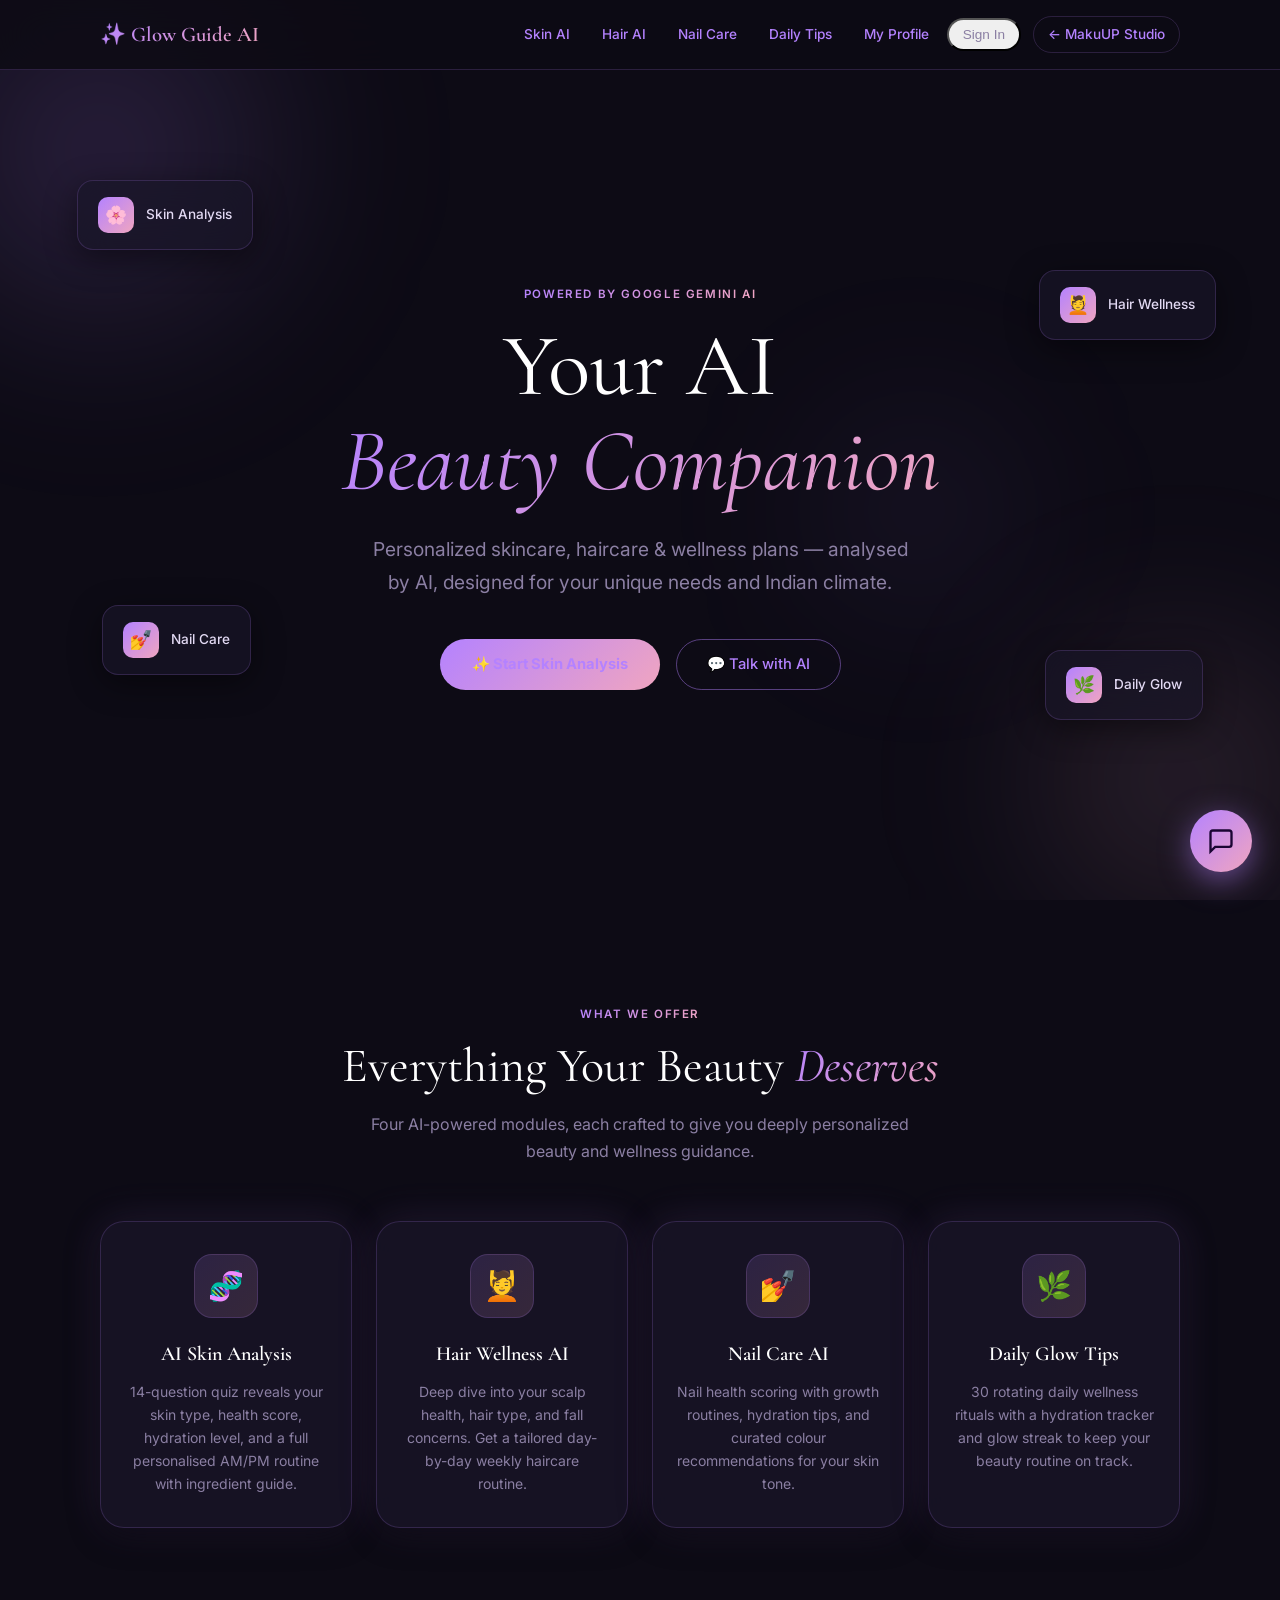
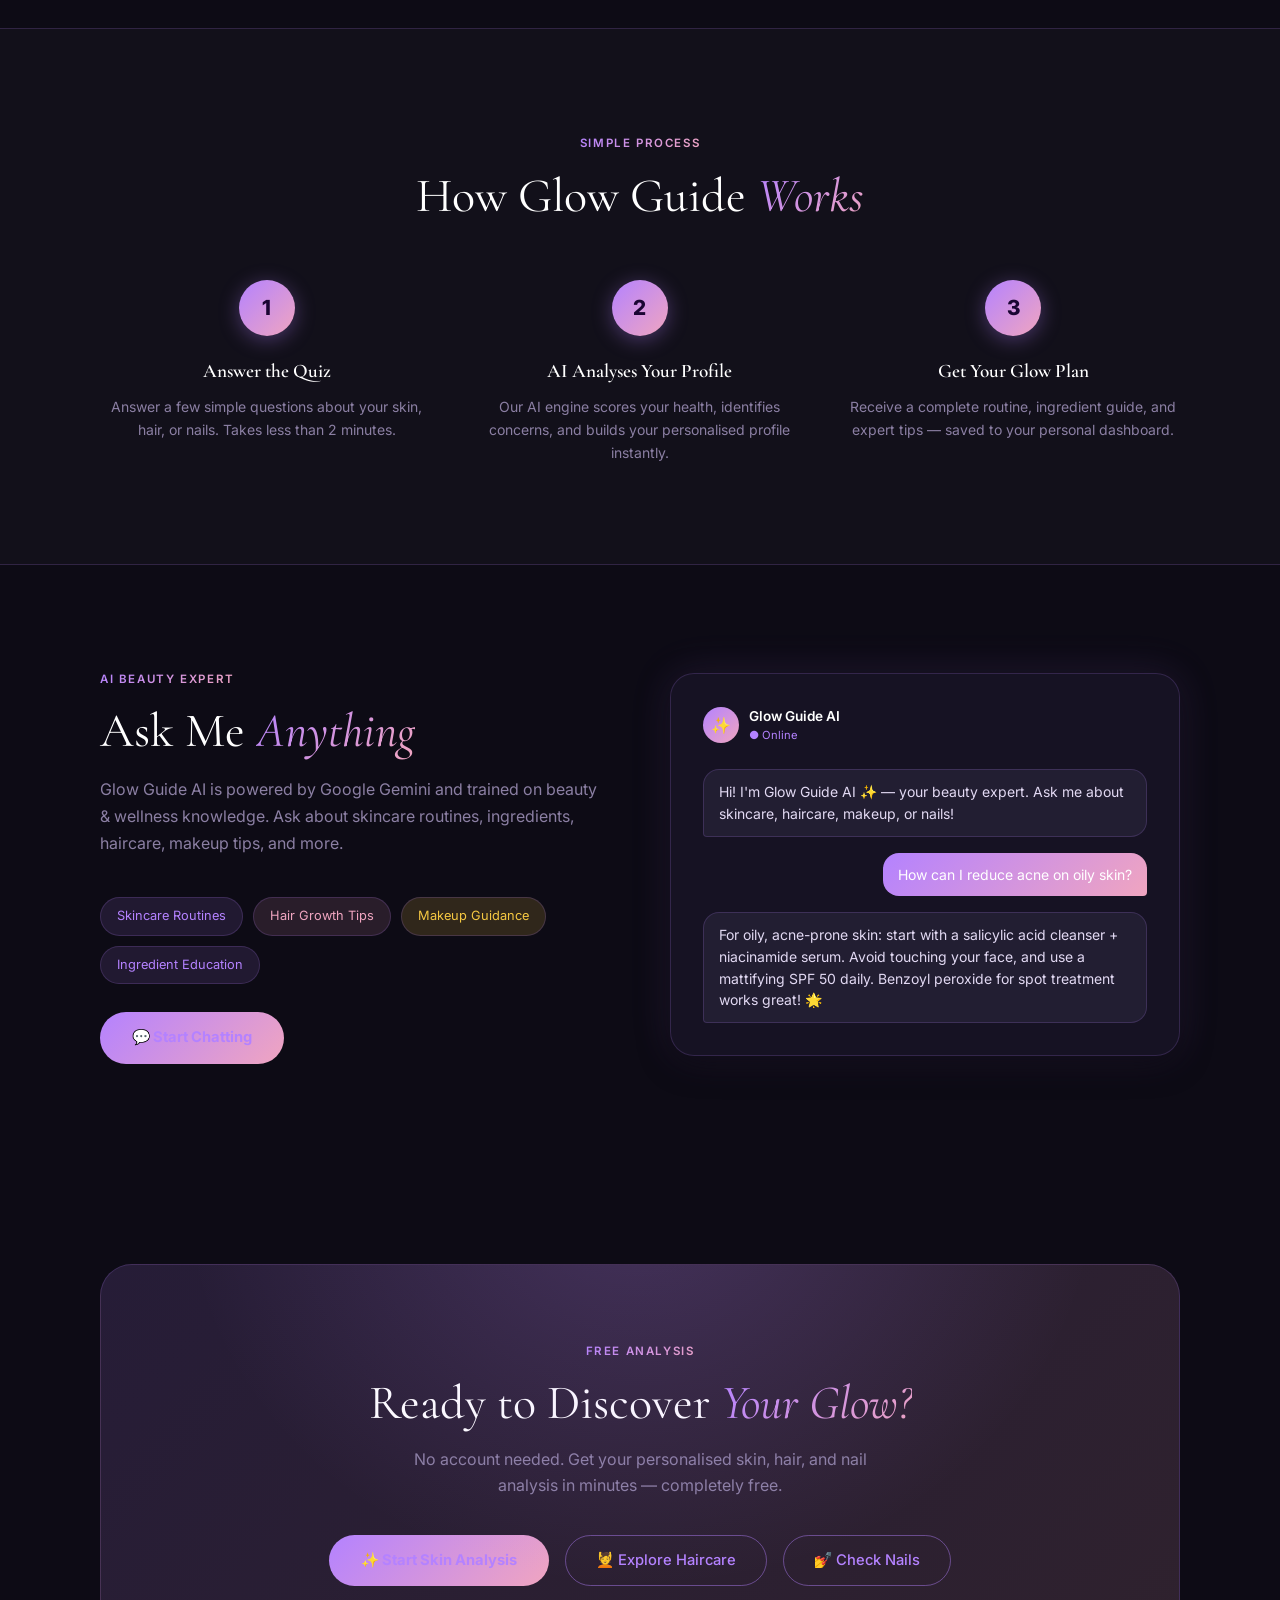
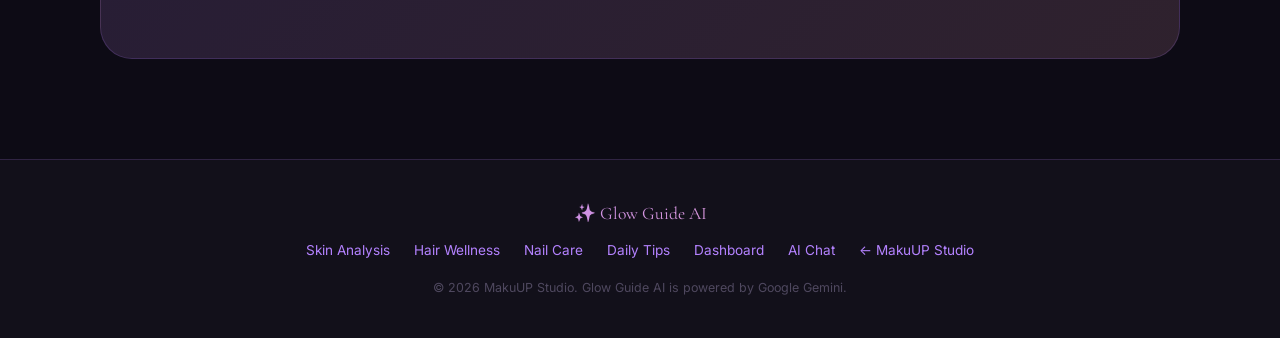
<file: glow-guide/index.html>
<!DOCTYPE html>
<html lang="en">
<head>
    <meta charset="UTF-8">
    <meta name="viewport" content="width=device-width, initial-scale=1.0">
    <title>Glow Guide AI — Your AI Beauty Companion | MakuUP Studio</title>
    <meta name="description" content="Discover your personalized skincare, haircare & wellness plan powered by AI. Glow Guide AI by MakuUP Studio.">
    <link rel="preconnect" href="https://fonts.googleapis.com">
    <link href="https://fonts.googleapis.com/css2?family=Cormorant+Garamond:ital,wght@0,300;0,400;0,600;1,300;1,400&family=Inter:wght@300;400;500;600;700&display=swap" rel="stylesheet">
    <link rel="stylesheet" href="/glow-guide/glow-guide.css">
</head>
<body class="glow-guide-page" data-page="home">

    <!-- Navigation -->
    <nav class="gg-nav" id="gg-nav">
        <div class="gg-nav-inner">
            <a href="/glow-guide/" class="gg-nav-logo">✨ Glow Guide AI</a>
            <div class="gg-nav-links" id="gg-nav-links">
                <a href="/glow-guide/skin-analysis/" class="gg-nav-link">Skin AI</a>
                <a href="/glow-guide/hair-analysis/" class="gg-nav-link">Hair AI</a>
                <a href="/glow-guide/nail-care/" class="gg-nav-link">Nail Care</a>
                <a href="/glow-guide/blog/" class="gg-nav-link">Daily Tips</a>
                <a href="/glow-guide/profile/" class="gg-nav-link">My Profile</a>
                <div id="gg-auth-nav-slot"></div>
                <a href="/" class="gg-nav-link gg-nav-back">← MakuUP Studio</a>
            </div>
            <button class="gg-nav-hamburger" id="gg-nav-hamburger" aria-label="Menu">☰</button>
        </div>
    </nav>

    <!-- Hero Section -->
    <section class="gg-hero">
        <div class="gg-orb gg-orb-1"></div>
        <div class="gg-orb gg-orb-2"></div>
        <div class="gg-orb gg-orb-3"></div>

        <!-- Floating Cards -->
        <div class="gg-float-cards">
            <div class="gg-float-card gg-float-card-1">
                <div class="gg-float-card-icon">🌸</div>
                <span>Skin Analysis</span>
            </div>
            <div class="gg-float-card gg-float-card-2">
                <div class="gg-float-card-icon">💆</div>
                <span>Hair Wellness</span>
            </div>
            <div class="gg-float-card gg-float-card-3">
                <div class="gg-float-card-icon">💅</div>
                <span>Nail Care</span>
            </div>
            <div class="gg-float-card gg-float-card-4">
                <div class="gg-float-card-icon">🌿</div>
                <span>Daily Glow</span>
            </div>
        </div>

        <div class="gg-container">
            <div class="gg-hero-content">
                <p class="gg-eyebrow">Powered by Google Gemini AI</p>
                <h1 class="gg-headline">
                    Your AI<br>
                    <em class="gg-grad-text">Beauty Companion</em>
                </h1>
                <p class="gg-hero-sub">
                    Personalized skincare, haircare & wellness plans — analysed by AI, designed for your unique needs and Indian climate.
                </p>
                <div class="gg-hero-ctas">
                    <a href="/glow-guide/skin-analysis/" class="gg-btn-primary">✨ Start Skin Analysis</a>
                    <a href="/glow-guide/chatbot/" class="gg-btn-ghost">💬 Talk with AI</a>
                </div>
            </div>
        </div>
    </section>

    <!-- Features Grid -->
    <section class="gg-section">
        <div class="gg-container">
            <div style="text-align:center; margin-bottom:56px;">
                <p class="gg-eyebrow">What We Offer</p>
                <h2 class="gg-section-title">Everything Your Beauty <em>Deserves</em></h2>
                <p class="gg-section-sub" style="margin-inline:auto;">Four AI-powered modules, each crafted to give you deeply personalized beauty and wellness guidance.</p>
            </div>
            <div class="gg-features-grid">
                <a href="/glow-guide/skin-analysis/" class="gg-card gg-feature-card gg-animate" style="text-decoration:none;">
                    <div class="gg-feature-icon">🧬</div>
                    <div class="gg-feature-title">AI Skin Analysis</div>
                    <p class="gg-feature-desc">14-question quiz reveals your skin type, health score, hydration level, and a full personalised AM/PM routine with ingredient guide.</p>
                </a>
                <a href="/glow-guide/hair-analysis/" class="gg-card gg-feature-card gg-animate gg-animate-1" style="text-decoration:none;">
                    <div class="gg-feature-icon">💆</div>
                    <div class="gg-feature-title">Hair Wellness AI</div>
                    <p class="gg-feature-desc">Deep dive into your scalp health, hair type, and fall concerns. Get a tailored day-by-day weekly haircare routine.</p>
                </a>
                <a href="/glow-guide/nail-care/" class="gg-card gg-feature-card gg-animate gg-animate-2" style="text-decoration:none;">
                    <div class="gg-feature-icon">💅</div>
                    <div class="gg-feature-title">Nail Care AI</div>
                    <p class="gg-feature-desc">Nail health scoring with growth routines, hydration tips, and curated colour recommendations for your skin tone.</p>
                </a>
                <a href="/glow-guide/blog/" class="gg-card gg-feature-card gg-animate gg-animate-3" style="text-decoration:none;">
                    <div class="gg-feature-icon">🌿</div>
                    <div class="gg-feature-title">Daily Glow Tips</div>
                    <p class="gg-feature-desc">30 rotating daily wellness rituals with a hydration tracker and glow streak to keep your beauty routine on track.</p>
                </a>
            </div>
        </div>
    </section>

    <!-- How It Works -->
    <section class="gg-section" style="background:rgba(255,255,255,0.02); border-top:1px solid var(--gg-border); border-bottom:1px solid var(--gg-border);">
        <div class="gg-container">
            <div style="text-align:center; margin-bottom:56px;">
                <p class="gg-eyebrow">Simple Process</p>
                <h2 class="gg-section-title">How Glow Guide <em>Works</em></h2>
            </div>
            <div class="gg-steps">
                <div class="gg-animate">
                    <div class="gg-step-num">1</div>
                    <div class="gg-step-title">Answer the Quiz</div>
                    <p class="gg-step-desc">Answer a few simple questions about your skin, hair, or nails. Takes less than 2 minutes.</p>
                </div>
                <div class="gg-animate gg-animate-1">
                    <div class="gg-step-num">2</div>
                    <div class="gg-step-title">AI Analyses Your Profile</div>
                    <p class="gg-step-desc">Our AI engine scores your health, identifies concerns, and builds your personalised profile instantly.</p>
                </div>
                <div class="gg-animate gg-animate-2">
                    <div class="gg-step-num">3</div>
                    <div class="gg-step-title">Get Your Glow Plan</div>
                    <p class="gg-step-desc">Receive a complete routine, ingredient guide, and expert tips — saved to your personal dashboard.</p>
                </div>
            </div>
        </div>
    </section>

    <!-- AI Chat Teaser -->
    <section class="gg-section">
        <div class="gg-container">
            <div style="display:grid;grid-template-columns:1fr 1fr;gap:60px;align-items:center;">
                <div class="gg-animate">
                    <p class="gg-eyebrow">AI Beauty Expert</p>
                    <h2 class="gg-section-title">Ask Me <em>Anything</em></h2>
                    <p class="gg-section-sub">Glow Guide AI is powered by Google Gemini and trained on beauty & wellness knowledge. Ask about skincare routines, ingredients, haircare, makeup tips, and more.</p>
                    <div style="display:flex;flex-wrap:wrap;gap:10px;margin-bottom:28px;">
                        <span style="padding:8px 16px;background:var(--gg-lavender-soft);border:1px solid var(--gg-border);border-radius:50px;font-size:0.8rem;color:var(--gg-lavender);">Skincare Routines</span>
                        <span style="padding:8px 16px;background:var(--gg-rose-soft);border:1px solid var(--gg-border);border-radius:50px;font-size:0.8rem;color:var(--gg-rose);">Hair Growth Tips</span>
                        <span style="padding:8px 16px;background:var(--gg-gold-soft);border:1px solid var(--gg-border);border-radius:50px;font-size:0.8rem;color:var(--gg-gold);">Makeup Guidance</span>
                        <span style="padding:8px 16px;background:var(--gg-lavender-soft);border:1px solid var(--gg-border);border-radius:50px;font-size:0.8rem;color:var(--gg-lavender);">Ingredient Education</span>
                    </div>
                    <a href="/glow-guide/chatbot/" class="gg-btn-primary">💬 Start Chatting</a>
                </div>
                <div class="gg-card gg-card-pad gg-animate gg-animate-1" style="min-height:320px;display:flex;flex-direction:column;gap:16px;">
                    <div style="display:flex;align-items:center;gap:10px;margin-bottom:8px;">
                        <div style="width:36px;height:36px;border-radius:50%;background:var(--gg-grad);display:flex;align-items:center;justify-content:center;font-size:1rem;">✨</div>
                        <div>
                            <div style="font-size:0.85rem;font-weight:600;color:#fff;">Glow Guide AI</div>
                            <div style="font-size:0.7rem;color:var(--gg-lavender);">● Online</div>
                        </div>
                    </div>
                    <div class="gg-msg gg-msg-ai" style="max-width:100%;">Hi! I'm Glow Guide AI ✨ — your beauty expert. Ask me about skincare, haircare, makeup, or nails!</div>
                    <div class="gg-msg gg-msg-user">How can I reduce acne on oily skin?</div>
                    <div class="gg-msg gg-msg-ai" style="max-width:100%;">For oily, acne-prone skin: start with a salicylic acid cleanser + niacinamide serum. Avoid touching your face, and use a mattifying SPF 50 daily. Benzoyl peroxide for spot treatment works great! 🌟</div>
                </div>
            </div>
        </div>
    </section>

    <!-- CTA Banner -->
    <section class="gg-section">
        <div class="gg-container">
            <div class="gg-cta-banner gg-animate">
                <p class="gg-eyebrow">Free Analysis</p>
                <h2 class="gg-section-title" style="margin-bottom:16px;">Ready to Discover <em>Your Glow?</em></h2>
                <p style="color:var(--gg-text-muted);margin-bottom:36px;max-width:480px;margin-inline:auto;">No account needed. Get your personalised skin, hair, and nail analysis in minutes — completely free.</p>
                <div style="display:flex;gap:16px;justify-content:center;flex-wrap:wrap;">
                    <a href="/glow-guide/skin-analysis/" class="gg-btn-primary">✨ Start Skin Analysis</a>
                    <a href="/glow-guide/hair-analysis/" class="gg-btn-ghost">💆 Explore Haircare</a>
                    <a href="/glow-guide/nail-care/" class="gg-btn-ghost">💅 Check Nails</a>
                </div>
            </div>
        </div>
    </section>

    <!-- Footer -->
    <footer class="gg-footer">
        <div class="gg-container">
            <div class="gg-footer-logo">✨ Glow Guide AI</div>
            <div class="gg-footer-links">
                <a href="/glow-guide/skin-analysis/">Skin Analysis</a>
                <a href="/glow-guide/hair-analysis/">Hair Wellness</a>
                <a href="/glow-guide/nail-care/">Nail Care</a>
                <a href="/glow-guide/blog/">Daily Tips</a>
                <a href="/glow-guide/dashboard/">Dashboard</a>
                <a href="/glow-guide/chatbot/">AI Chat</a>
                <a href="/">← MakuUP Studio</a>
            </div>
            <p class="gg-footer-copy">© 2026 MakuUP Studio. Glow Guide AI is powered by Google Gemini.</p>
        </div>
    </footer>

    <!-- Floating Chatbot -->
    <button class="gg-chatbot-fab" id="gg-chatbot-fab" aria-label="Open Glow Guide AI Chat">
        <svg width="28" height="28" viewBox="0 0 24 24" fill="none" stroke="currentColor" stroke-width="2"><path d="M21 15a2 2 0 0 1-2 2H7l-4 4V5a2 2 0 0 1 2-2h14a2 2 0 0 1 2 2z"/></svg>
    </button>
    <div class="gg-chatbot-popup" id="gg-chatbot-popup" aria-hidden="true">
        <div class="gg-chatbot-header">
            <div class="gg-chatbot-avatar">✨</div>
            <div><div class="gg-chatbot-name">Glow Guide AI</div><div class="gg-chatbot-status">Your beauty expert · Online</div></div>
            <button class="gg-chatbot-close" id="gg-chatbot-close" aria-label="Close">×</button>
        </div>
        <div class="gg-chatbot-messages" id="gg-chatbot-messages">
            <div class="gg-typing-dots" id="gg-typing" style="display:none;"><span></span><span></span><span></span></div>
        </div>
        <div class="gg-quick-replies" id="gg-quick-replies"></div>
        <div class="gg-chatbot-input-row">
            <input type="text" id="gg-chat-input" placeholder="Ask me anything about beauty..." autocomplete="off">
            <button id="gg-chat-send" aria-label="Send"><svg width="18" height="18" viewBox="0 0 24 24" fill="currentColor"><path d="M2.01 21L23 12 2.01 3 2 10l15 2-15 2z"/></svg></button>
        </div>
    </div>

    <script src="/glow-guide/glow-guide.js"></script>
    <script src="/glow-guide/auth/auth.js"></script>
</body>
</html>
</file>
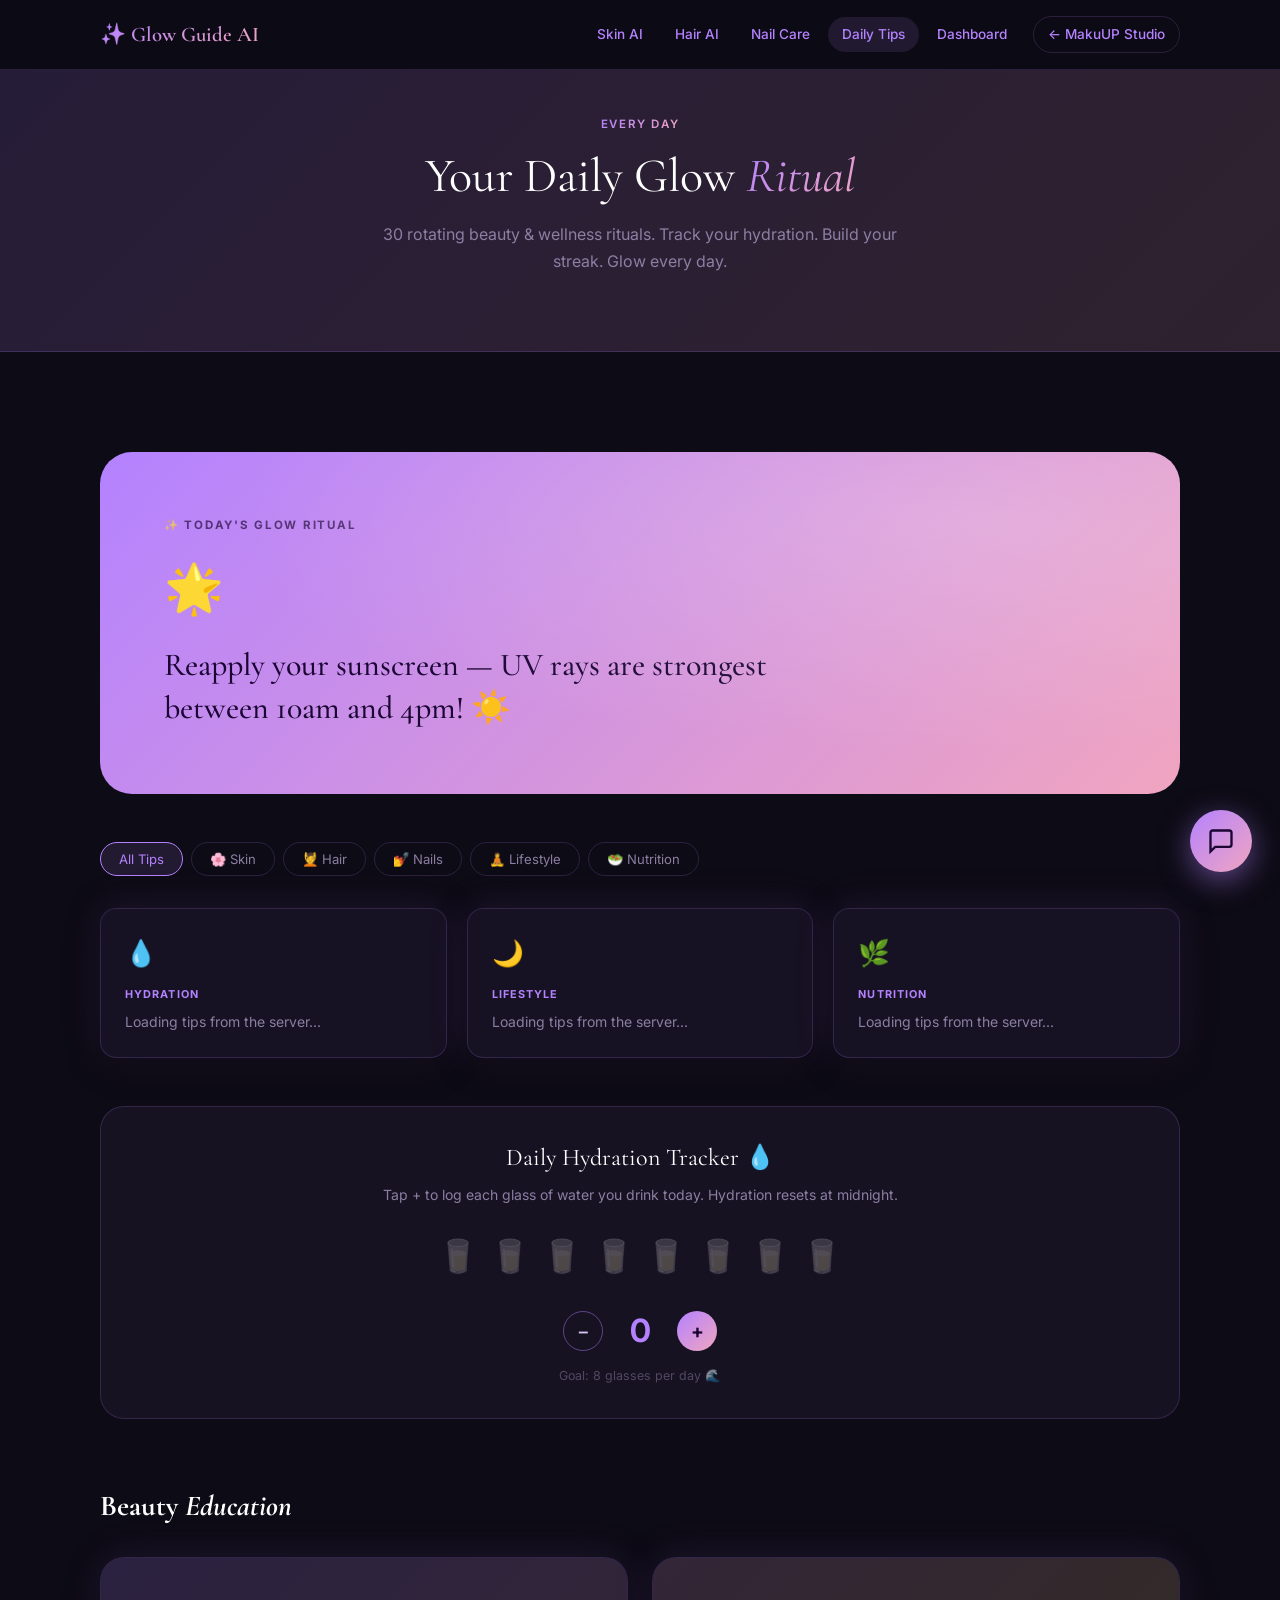
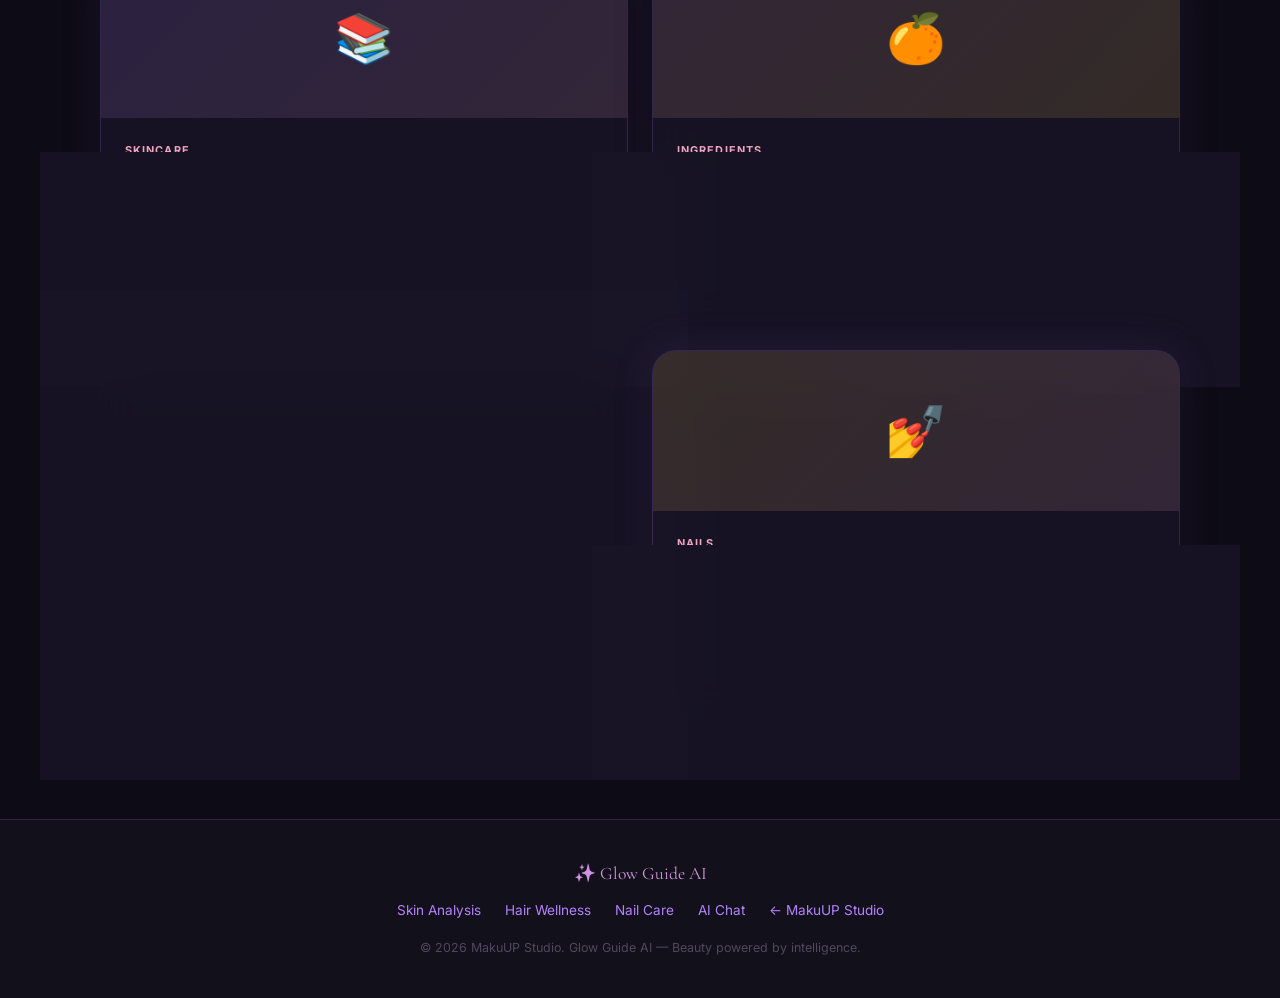
<file: glow-guide/blog/index.html>
<!DOCTYPE html>
<html lang="en">
<head>
    <meta charset="UTF-8">
    <meta name="viewport" content="width=device-width, initial-scale=1.0">
    <title>Daily Glow Tips — Glow Guide | MakuUP Studio</title>
    <meta name="description" content="30 rotating daily beauty wellness tips, hydration tracker, and glow streak. Your daily beauty ritual companion.">
    <link rel="preconnect" href="https://fonts.googleapis.com">
    <link href="https://fonts.googleapis.com/css2?family=Cormorant+Garamond:ital,wght@0,300;0,400;0,600;1,300;1,400&family=Inter:wght@300;400;500;600;700&display=swap" rel="stylesheet">
    <link rel="stylesheet" href="/glow-guide/glow-guide.css">
</head>
<body class="glow-guide-page" data-page="blog">
    <nav class="gg-nav" id="gg-nav">
        <div class="gg-nav-inner">
            <a href="/glow-guide/" class="gg-nav-logo">✨ Glow Guide AI</a>
            <div class="gg-nav-links" id="gg-nav-links">
                <a href="/glow-guide/skin-analysis/" class="gg-nav-link">Skin AI</a>
                <a href="/glow-guide/hair-analysis/" class="gg-nav-link">Hair AI</a>
                <a href="/glow-guide/nail-care/" class="gg-nav-link">Nail Care</a>
                <a href="/glow-guide/blog/" class="gg-nav-link">Daily Tips</a>
                <a href="/glow-guide/dashboard/" class="gg-nav-link">Dashboard</a>
                <a href="/" class="gg-nav-link gg-nav-back">← MakuUP Studio</a>
            </div>
            <button class="gg-nav-hamburger" id="gg-nav-hamburger">☰</button>
        </div>
    </nav>

    <div style="padding-top:var(--gg-nav-h);">
        <div style="background:var(--gg-grad-soft);border-bottom:1px solid var(--gg-border);padding:40px 0 36px;">
            <div class="gg-container" style="text-align:center;">
                <p class="gg-eyebrow">Every Day</p>
                <h1 class="gg-section-title">Your Daily Glow <em>Ritual</em></h1>
                <p class="gg-section-sub" style="margin-inline:auto;">30 rotating beauty & wellness rituals. Track your hydration. Build your streak. Glow every day.</p>
            </div>
        </div>

        <section class="gg-section">
            <div class="gg-container">

                <!-- Today's Tip -->
                <div class="gg-today-tip gg-animate" style="margin-bottom:48px;">
                    <div class="gg-today-label">✨ Today's Glow Ritual</div>
                    <div class="gg-today-icon" id="tip-icon">🌟</div>
                    <p class="gg-today-text" id="tip-text">Loading your daily beauty tip...</p>
                </div>

                <!-- Category Filters (visual) -->
                <div style="display:flex;gap:8px;flex-wrap:wrap;margin-bottom:32px;" class="gg-animate gg-animate-1">
                    <button style="padding:8px 18px;border-radius:50px;border:1.5px solid var(--gg-lavender);background:var(--gg-lavender-soft);color:var(--gg-lavender);font-size:0.82rem;font-family:var(--gg-font-sans);cursor:default;">All Tips</button>
                    <button style="padding:8px 18px;border-radius:50px;border:1px solid var(--gg-border);background:transparent;color:var(--gg-text-muted);font-size:0.82rem;font-family:var(--gg-font-sans);cursor:default;">🌸 Skin</button>
                    <button style="padding:8px 18px;border-radius:50px;border:1px solid var(--gg-border);background:transparent;color:var(--gg-text-muted);font-size:0.82rem;font-family:var(--gg-font-sans);cursor:default;">💆 Hair</button>
                    <button style="padding:8px 18px;border-radius:50px;border:1px solid var(--gg-border);background:transparent;color:var(--gg-text-muted);font-size:0.82rem;font-family:var(--gg-font-sans);cursor:default;">💅 Nails</button>
                    <button style="padding:8px 18px;border-radius:50px;border:1px solid var(--gg-border);background:transparent;color:var(--gg-text-muted);font-size:0.82rem;font-family:var(--gg-font-sans);cursor:default;">🧘 Lifestyle</button>
                    <button style="padding:8px 18px;border-radius:50px;border:1px solid var(--gg-border);background:transparent;color:var(--gg-text-muted);font-size:0.82rem;font-family:var(--gg-font-sans);cursor:default;">🥗 Nutrition</button>
                </div>

                <!-- Tips Grid (loaded by JS) -->
                <div class="gg-tips-grid gg-animate gg-animate-1" id="tips-grid">
                    <!-- JS populates -->
                    <div class="gg-tip-card gg-card"><div class="gg-tip-icon">💧</div><div class="gg-tip-category">HYDRATION</div><div class="gg-tip-text">Loading tips from the server...</div></div>
                    <div class="gg-tip-card gg-card"><div class="gg-tip-icon">🌙</div><div class="gg-tip-category">LIFESTYLE</div><div class="gg-tip-text">Loading tips from the server...</div></div>
                    <div class="gg-tip-card gg-card"><div class="gg-tip-icon">🌿</div><div class="gg-tip-category">NUTRITION</div><div class="gg-tip-text">Loading tips from the server...</div></div>
                </div>

                <!-- Hydration Tracker -->
                <div class="gg-hydration gg-animate gg-animate-2" style="margin-top:48px;">
                    <div style="font-family:var(--gg-font-serif);font-size:1.5rem;color:#fff;margin-bottom:6px;">Daily Hydration Tracker 💧</div>
                    <p style="font-size:0.875rem;color:var(--gg-text-muted);margin-bottom:0;">Tap + to log each glass of water you drink today. Hydration resets at midnight.</p>
                    <div class="gg-hydration-glasses">
                        <span class="gg-glass">🥛</span>
                        <span class="gg-glass">🥛</span>
                        <span class="gg-glass">🥛</span>
                        <span class="gg-glass">🥛</span>
                        <span class="gg-glass">🥛</span>
                        <span class="gg-glass">🥛</span>
                        <span class="gg-glass">🥛</span>
                        <span class="gg-glass">🥛</span>
                    </div>
                    <div class="gg-hydration-controls">
                        <button id="water-sub" class="gg-btn-ghost gg-btn-sm" style="width:40px;height:40px;padding:0;display:flex;align-items:center;justify-content:center;font-size:1.2rem;">−</button>
                        <div class="gg-hydration-count" id="water-count">0</div>
                        <button id="water-add" class="gg-btn-primary gg-btn-sm" style="width:40px;height:40px;padding:0;display:flex;align-items:center;justify-content:center;font-size:1.2rem;">+</button>
                    </div>
                    <p style="font-size:0.78rem;color:var(--gg-text-faint);margin-top:10px;">Goal: 8 glasses per day 🌊</p>
                </div>

                <!-- Beauty Education Articles -->
                <div style="margin-top:64px;" class="gg-animate gg-animate-3">
                    <h2 style="font-family:var(--gg-font-serif);font-size:1.8rem;color:#fff;margin-bottom:28px;">Beauty <em>Education</em></h2>
                    <div class="gg-articles-grid">
                        <div class="gg-card gg-article-card">
                            <div class="gg-article-thumb" style="background:linear-gradient(135deg,#b482ff22,#f0a5c022);">📚</div>
                            <div class="gg-article-body">
                                <div class="gg-article-tag">Skincare</div>
                                <div class="gg-article-title">Understanding Your Skin Barrier</div>
                                <p class="gg-article-excerpt">Your skin barrier is your first line of defense. Ceramides, fatty acids, and cholesterol work together to keep skin hydrated and protected from external aggressors.</p>
                                <div class="gg-article-meta">5 min read · Skincare Basics</div>
                            </div>
                        </div>
                        <div class="gg-card gg-article-card">
                            <div class="gg-article-thumb" style="background:linear-gradient(135deg,#f0a5c022,#f5c84222);">🍊</div>
                            <div class="gg-article-body">
                                <div class="gg-article-tag">Ingredients</div>
                                <div class="gg-article-title">The Truth About Vitamin C</div>
                                <p class="gg-article-excerpt">L-ascorbic acid is the gold standard form of Vitamin C, but it's unstable. Ascorbyl glucoside and sodium ascorbyl phosphate are gentler options perfect for Indian skin.</p>
                                <div class="gg-article-meta">4 min read · Ingredient Guide</div>
                            </div>
                        </div>
                        <div class="gg-card gg-article-card">
                            <div class="gg-article-thumb" style="background:linear-gradient(135deg,#b482ff22,#00c8ff11);">💆</div>
                            <div class="gg-article-body">
                                <div class="gg-article-tag">Haircare</div>
                                <div class="gg-article-title">Scalp Care 101</div>
                                <p class="gg-article-excerpt">Your scalp is the foundation of healthy hair. Regular scalp massage increases blood circulation, while pH-balanced products prevent over-stripping natural oils.</p>
                                <div class="gg-article-meta">6 min read · Hair Wellness</div>
                            </div>
                        </div>
                        <div class="gg-card gg-article-card">
                            <div class="gg-article-thumb" style="background:linear-gradient(135deg,#f5c84222,#f0a5c022);">💅</div>
                            <div class="gg-article-body">
                                <div class="gg-article-tag">Nails</div>
                                <div class="gg-article-title">Nail Nutrition Guide</div>
                                <p class="gg-article-excerpt">Nails reveal a lot about your health. Biotin strengthens nail structure, zinc prevents white spots, and iron deficiency causes brittle, ridged nails. Learn what to eat.</p>
                                <div class="gg-article-meta">5 min read · Nail Health</div>
                            </div>
                        </div>
                    </div>
                </div>

            </div>
        </section>

        <footer class="gg-footer">
            <div class="gg-container">
                <div class="gg-footer-logo">✨ Glow Guide AI</div>
                <div class="gg-footer-links">
                    <a href="/glow-guide/skin-analysis/">Skin Analysis</a>
                    <a href="/glow-guide/hair-analysis/">Hair Wellness</a>
                    <a href="/glow-guide/nail-care/">Nail Care</a>
                    <a href="/glow-guide/chatbot/">AI Chat</a>
                    <a href="/">← MakuUP Studio</a>
                </div>
                <p class="gg-footer-copy">© 2026 MakuUP Studio. Glow Guide AI — Beauty powered by intelligence.</p>
            </div>
        </footer>
    </div>

    <button class="gg-chatbot-fab" id="gg-chatbot-fab" aria-label="Open AI Chat">
        <svg width="28" height="28" viewBox="0 0 24 24" fill="none" stroke="currentColor" stroke-width="2"><path d="M21 15a2 2 0 0 1-2 2H7l-4 4V5a2 2 0 0 1 2-2h14a2 2 0 0 1 2 2z"/></svg>
    </button>
    <div class="gg-chatbot-popup" id="gg-chatbot-popup" aria-hidden="true">
        <div class="gg-chatbot-header">
            <div class="gg-chatbot-avatar">✨</div>
            <div><div class="gg-chatbot-name">Glow Guide AI</div><div class="gg-chatbot-status">Your beauty expert · Online</div></div>
            <button class="gg-chatbot-close" id="gg-chatbot-close">×</button>
        </div>
        <div class="gg-chatbot-messages" id="gg-chatbot-messages">
            <div class="gg-typing-dots" id="gg-typing" style="display:none;"><span></span><span></span><span></span></div>
        </div>
        <div class="gg-quick-replies" id="gg-quick-replies"></div>
        <div class="gg-chatbot-input-row">
            <input type="text" id="gg-chat-input" placeholder="Ask me anything about beauty..." autocomplete="off">
            <button id="gg-chat-send"><svg width="18" height="18" viewBox="0 0 24 24" fill="currentColor"><path d="M2.01 21L23 12 2.01 3 2 10l15 2-15 2z"/></svg></button>
        </div>
    </div>
    <script src="/glow-guide/glow-guide.js"></script>
</body>
</html>
</file>
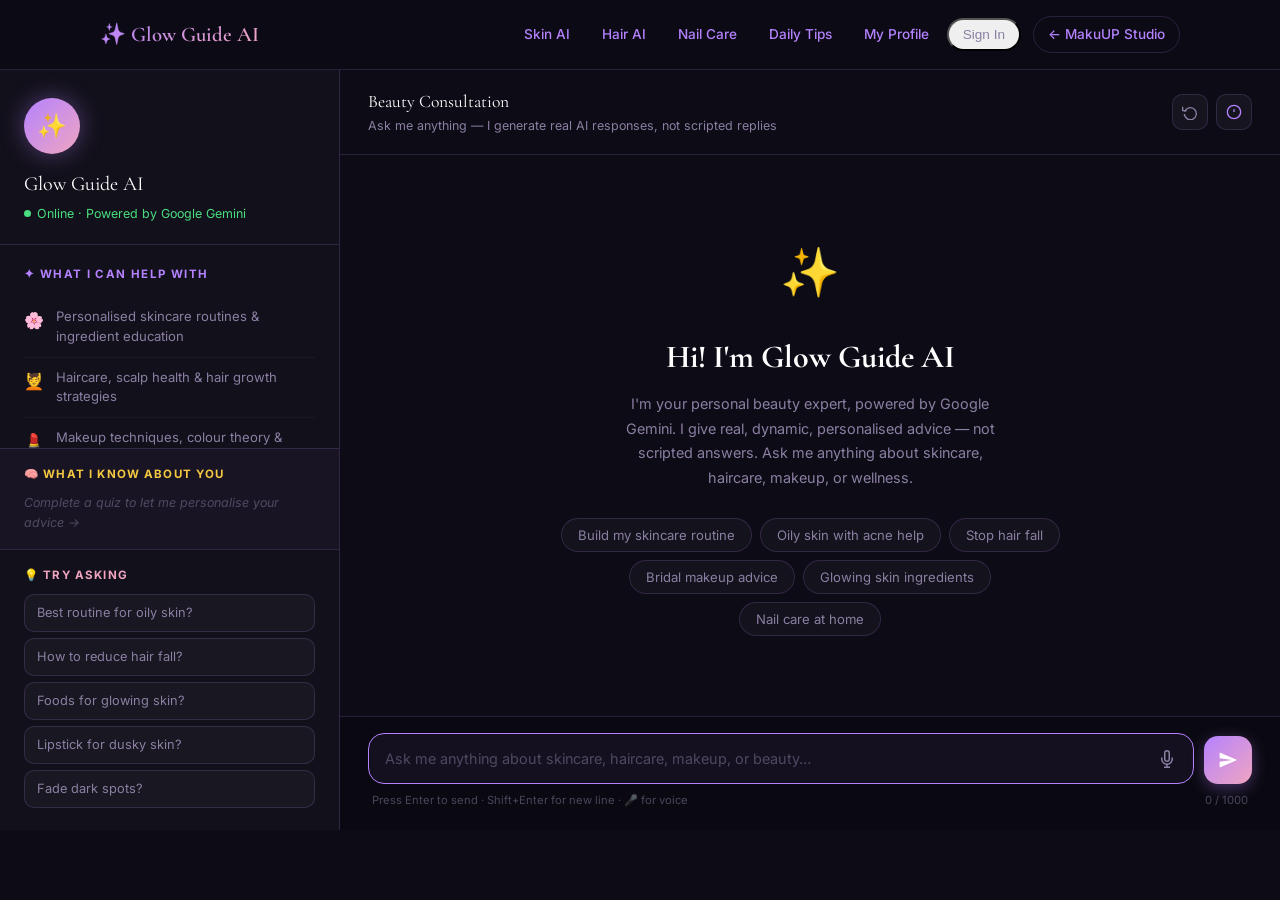
<file: glow-guide/chatbot/index.html>
<!DOCTYPE html>
<html lang="en">
<head>
    <meta charset="UTF-8">
    <meta name="viewport" content="width=device-width, initial-scale=1.0">
    <title>AI Beauty Chat — Glow Guide | MakuUP Studio</title>
    <meta name="description" content="Chat with Glow Guide AI — a real AI beauty expert powered by Google Gemini. Personalised skincare, haircare, makeup and wellness advice.">
    <link rel="preconnect" href="https://fonts.googleapis.com">
    <link href="https://fonts.googleapis.com/css2?family=Cormorant+Garamond:ital,wght@0,300;0,400;0,600;1,300;1,400&family=Inter:wght@300;400;500;600;700&display=swap" rel="stylesheet">
    <link rel="stylesheet" href="/glow-guide/glow-guide.css">
    <style>
        /* ── Page Layout ──────────────────────────────────────────── */
        .chat-page-layout {
            display: grid;
            grid-template-columns: 340px 1fr;
            gap: 0;
            height: calc(100vh - var(--gg-nav-h));
            overflow: hidden;
        }

        /* ── Sidebar ──────────────────────────────────────────────── */
        .chat-sidebar {
            background: rgba(255,255,255,0.02);
            border-right: 1px solid var(--gg-border);
            display: flex;
            flex-direction: column;
            overflow: hidden;
        }
        .chat-sidebar-header {
            padding: 28px 24px 20px;
            border-bottom: 1px solid var(--gg-border);
        }
        .chat-ai-avatar {
            width: 56px; height: 56px;
            border-radius: 50%;
            background: var(--gg-grad);
            display: flex; align-items: center; justify-content: center;
            font-size: 1.5rem;
            margin-bottom: 14px;
            box-shadow: 0 0 24px rgba(180,130,255,0.4);
            animation: avatarPulse 3s ease-in-out infinite;
        }
        @keyframes avatarPulse {
            0%, 100% { box-shadow: 0 0 24px rgba(180,130,255,0.4); }
            50% { box-shadow: 0 0 40px rgba(180,130,255,0.7); }
        }
        .chat-ai-name {
            font-family: var(--gg-font-serif);
            font-size: 1.25rem;
            color: #fff;
            margin-bottom: 4px;
        }
        .chat-ai-status {
            display: flex; align-items: center; gap: 6px;
            font-size: 0.78rem; color: #4ade80;
        }
        .chat-status-dot {
            width: 7px; height: 7px;
            border-radius: 50%;
            background: #4ade80;
            animation: statusBlink 2s ease-in-out infinite;
        }
        @keyframes statusBlink {
            0%, 100% { opacity: 1; }
            50% { opacity: 0.4; }
        }

        /* Capabilities list */
        .chat-caps { padding: 20px 24px; flex: 1; overflow-y: auto; }
        .chat-caps-title {
            font-size: 0.72rem; font-weight: 700;
            letter-spacing: 0.12em; text-transform: uppercase;
            color: var(--gg-lavender); margin-bottom: 14px;
        }
        .chat-cap-item {
            display: flex; align-items: flex-start; gap: 12px;
            padding: 10px 0;
            border-bottom: 1px solid rgba(255,255,255,0.04);
            font-size: 0.82rem; color: var(--gg-text-muted);
            line-height: 1.5;
        }
        .chat-cap-item:last-child { border-bottom: none; }
        .chat-cap-emoji { font-size: 1rem; flex-shrink: 0; margin-top: 1px; }

        /* Memory panel */
        .chat-memory {
            padding: 16px 24px;
            border-top: 1px solid var(--gg-border);
            background: rgba(180,130,255,0.04);
        }
        .chat-memory-title {
            font-size: 0.72rem; font-weight: 700;
            letter-spacing: 0.1em; text-transform: uppercase;
            color: var(--gg-gold); margin-bottom: 10px;
        }
        .chat-memory-item {
            display: flex; align-items: center; gap: 8px;
            font-size: 0.78rem; color: var(--gg-text-muted);
            padding: 4px 0;
        }
        .chat-memory-empty {
            font-size: 0.78rem; color: var(--gg-text-faint);
            font-style: italic;
        }
        .chat-memory-tag {
            display: inline-flex; align-items: center; gap: 4px;
            padding: 2px 10px; border-radius: 50px;
            background: var(--gg-lavender-soft);
            border: 1px solid rgba(180,130,255,0.2);
            font-size: 0.72rem; color: var(--gg-lavender);
            margin: 3px 3px 3px 0;
        }

        /* Suggested prompts in sidebar */
        .chat-suggests { padding: 16px 24px; border-top: 1px solid var(--gg-border); }
        .chat-suggests-title {
            font-size: 0.72rem; font-weight: 700;
            letter-spacing: 0.1em; text-transform: uppercase;
            color: var(--gg-rose); margin-bottom: 10px;
        }
        .chat-suggest-btn {
            display: block; width: 100%;
            padding: 9px 12px; margin-bottom: 6px;
            background: rgba(255,255,255,0.03);
            border: 1px solid var(--gg-border);
            border-radius: 10px;
            color: var(--gg-text-muted);
            font-family: var(--gg-font-sans);
            font-size: 0.8rem; text-align: left; cursor: pointer;
            transition: background 0.2s, border-color 0.2s, color 0.2s;
            line-height: 1.4;
        }
        .chat-suggest-btn:hover {
            background: var(--gg-lavender-soft);
            border-color: rgba(180,130,255,0.3);
            color: var(--gg-lavender);
        }

        /* ── Main Chat Panel ───────────────────────────────────────── */
        .chat-main {
            display: flex;
            flex-direction: column;
            overflow: hidden;
            position: relative;
        }

        /* Chat header */
        .chat-main-header {
            padding: 18px 28px;
            border-bottom: 1px solid var(--gg-border);
            display: flex; align-items: center; justify-content: space-between;
            flex-shrink: 0;
        }
        .chat-main-title {
            font-family: var(--gg-font-serif);
            font-size: 1.1rem; color: #fff;
        }
        .chat-main-subtitle { font-size: 0.78rem; color: var(--gg-text-muted); }
        .chat-header-actions { display: flex; gap: 8px; }
        .chat-action-btn {
            width: 36px; height: 36px;
            border-radius: 10px;
            background: rgba(255,255,255,0.04);
            border: 1px solid var(--gg-border);
            color: var(--gg-text-muted);
            display: flex; align-items: center; justify-content: center;
            cursor: pointer; font-size: 0.9rem;
            transition: background 0.2s, border-color 0.2s, color 0.2s;
        }
        .chat-action-btn:hover {
            background: var(--gg-lavender-soft);
            border-color: rgba(180,130,255,0.3);
            color: var(--gg-lavender);
        }

        /* Messages area */
        .chat-messages-area {
            flex: 1;
            overflow-y: auto;
            padding: 28px;
            display: flex;
            flex-direction: column;
            gap: 20px;
            scroll-behavior: smooth;
        }
        .chat-messages-area::-webkit-scrollbar { width: 4px; }
        .chat-messages-area::-webkit-scrollbar-thumb {
            background: var(--gg-border); border-radius: 4px;
        }

        /* Message bubbles */
        .chat-msg-group {
            display: flex;
            gap: 12px;
            animation: msgSlideIn 0.35s cubic-bezier(0.34,1.56,0.64,1) both;
        }
        @keyframes msgSlideIn {
            from { opacity: 0; transform: translateY(16px) scale(0.96); }
            to   { opacity: 1; transform: translateY(0) scale(1); }
        }
        .chat-msg-group.user-group { flex-direction: row-reverse; }

        .chat-msg-avatar {
            width: 36px; height: 36px; border-radius: 50%;
            background: var(--gg-grad);
            display: flex; align-items: center; justify-content: center;
            font-size: 0.9rem; flex-shrink: 0; align-self: flex-end;
        }
        .chat-msg-avatar.user-avatar {
            background: rgba(255,255,255,0.1);
            border: 1px solid var(--gg-border);
            font-size: 1rem;
        }

        .chat-bubble-wrap { display: flex; flex-direction: column; gap: 4px; max-width: 72%; }
        .chat-msg-group.user-group .chat-bubble-wrap { align-items: flex-end; }

        .chat-bubble {
            padding: 14px 18px;
            border-radius: 18px;
            font-size: 0.9rem;
            line-height: 1.7;
            max-width: 100%;
            word-break: break-word;
            white-space: pre-wrap;
        }
        .chat-bubble.ai-bubble {
            background: rgba(255,255,255,0.05);
            border: 1px solid var(--gg-border);
            border-bottom-left-radius: 4px;
            color: var(--gg-text);
        }
        .chat-bubble.user-bubble {
            background: linear-gradient(135deg, rgba(180,130,255,0.18), rgba(240,165,192,0.18));
            border: 1px solid rgba(180,130,255,0.25);
            border-bottom-right-radius: 4px;
            color: #fff;
        }
        .chat-msg-time {
            font-size: 0.68rem;
            color: var(--gg-text-faint);
            padding: 0 4px;
        }

        /* Typing indicator in bubble form */
        .typing-bubble {
            background: rgba(255,255,255,0.05);
            border: 1px solid var(--gg-border);
            border-radius: 18px; border-bottom-left-radius: 4px;
            padding: 14px 20px;
            display: flex; align-items: center; gap: 5px;
        }
        .typing-dot {
            width: 7px; height: 7px; border-radius: 50%;
            background: var(--gg-lavender);
        }
        .typing-dot:nth-child(1) { animation: typeDot 1.2s 0.0s ease-in-out infinite; }
        .typing-dot:nth-child(2) { animation: typeDot 1.2s 0.2s ease-in-out infinite; }
        .typing-dot:nth-child(3) { animation: typeDot 1.2s 0.4s ease-in-out infinite; }
        @keyframes typeDot {
            0%, 80%, 100% { transform: scale(0.7); opacity: 0.5; }
            40%           { transform: scale(1.2); opacity: 1; }
        }

        /* Welcome screen */
        .chat-welcome {
            flex: 1; display: flex; flex-direction: column;
            align-items: center; justify-content: center;
            text-align: center; padding: 40px;
            animation: fadeInUp 0.5s ease both;
        }
        @keyframes fadeInUp {
            from { opacity:0; transform: translateY(20px); }
            to   { opacity:1; transform: translateY(0); }
        }
        .chat-welcome-icon {
            font-size: 3rem; margin-bottom: 20px;
            animation: floatIcon 3s ease-in-out infinite;
        }
        @keyframes floatIcon {
            0%, 100% { transform: translateY(0); }
            50%       { transform: translateY(-8px); }
        }
        .chat-welcome-title {
            font-family: var(--gg-font-serif);
            font-size: 2rem; color: #fff; margin-bottom: 10px;
        }
        .chat-welcome-sub {
            color: var(--gg-text-muted); font-size: 0.9rem;
            max-width: 380px; line-height: 1.7; margin-bottom: 28px;
        }
        .chat-welcome-chips {
            display: flex; flex-wrap: wrap; gap: 8px;
            justify-content: center; max-width: 500px;
        }
        .chat-welcome-chip {
            padding: 8px 16px; border-radius: 50px;
            border: 1px solid var(--gg-border);
            background: rgba(255,255,255,0.03);
            color: var(--gg-text-muted); font-size: 0.82rem;
            cursor: pointer; font-family: var(--gg-font-sans);
            transition: all 0.2s;
        }
        .chat-welcome-chip:hover {
            background: var(--gg-lavender-soft);
            border-color: rgba(180,130,255,0.4);
            color: var(--gg-lavender);
            transform: translateY(-2px);
        }

        /* ── Input Area ────────────────────────────────────────────── */
        .chat-input-area {
            padding: 16px 28px 20px;
            border-top: 1px solid var(--gg-border);
            background: rgba(0,0,0,0.2);
            flex-shrink: 0;
        }
        .chat-input-wrap {
            display: flex; gap: 10px; align-items: flex-end;
        }
        .chat-input-box {
            flex: 1;
            display: flex; align-items: flex-end;
            background: rgba(255,255,255,0.05);
            border: 1.5px solid var(--gg-border);
            border-radius: 16px;
            padding: 2px 4px 2px 16px;
            transition: border-color 0.2s;
            gap: 4px;
        }
        .chat-input-box:focus-within {
            border-color: var(--gg-lavender);
            background: rgba(180,130,255,0.06);
        }
        #ai-chat-input {
            flex: 1; background: transparent; border: none; outline: none;
            color: var(--gg-text); font-family: var(--gg-font-sans);
            font-size: 0.9rem; resize: none; max-height: 120px;
            min-height: 44px; line-height: 1.5; padding: 12px 0;
        }
        #ai-chat-input::placeholder { color: var(--gg-text-faint); }

        /* Voice button */
        #voice-btn {
            width: 40px; height: 40px; flex-shrink: 0;
            border-radius: 10px; border: none; cursor: pointer;
            background: transparent; color: var(--gg-text-muted);
            display: flex; align-items: center; justify-content: center;
            transition: all 0.2s; margin: 2px;
        }
        #voice-btn:hover { color: var(--gg-rose); }
        #voice-btn.listening {
            color: #ef4444;
            animation: voicePulse 1s ease-in-out infinite;
        }
        @keyframes voicePulse {
            0%, 100% { transform: scale(1); opacity: 1; }
            50%       { transform: scale(1.2); opacity: 0.7; }
        }

        /* Send button */
        #ai-chat-send {
            width: 48px; height: 48px; flex-shrink: 0;
            border-radius: 14px;
            background: var(--gg-grad); border: none; color: #fff;
            cursor: pointer; display: flex; align-items: center; justify-content: center;
            transition: transform 0.2s, box-shadow 0.2s;
            box-shadow: 0 4px 16px rgba(180,130,255,0.35);
        }
        #ai-chat-send:hover  { transform: scale(1.08); box-shadow: 0 6px 24px rgba(180,130,255,0.5); }
        #ai-chat-send:active { transform: scale(0.95); }
        #ai-chat-send:disabled { opacity: 0.5; cursor: not-allowed; transform: none; }

        .chat-input-footer {
            display: flex; align-items: center; justify-content: space-between;
            margin-top: 8px; padding: 0 4px;
        }
        .chat-input-hint { font-size: 0.7rem; color: var(--gg-text-faint); }
        #char-count { font-size: 0.7rem; color: var(--gg-text-faint); }

        /* Voice listening overlay */
        .voice-overlay {
            position: fixed; inset: 0; z-index: 9999;
            background: rgba(13,11,21,0.92);
            display: none; align-items: center; justify-content: center;
            flex-direction: column; gap: 24px;
            backdrop-filter: blur(12px);
        }
        .voice-overlay.active { display: flex; }
        .voice-ripple {
            width: 80px; height: 80px; border-radius: 50%;
            background: var(--gg-grad);
            display: flex; align-items: center; justify-content: center;
            font-size: 2rem;
            animation: voiceRipple 1.2s ease-in-out infinite;
        }
        @keyframes voiceRipple {
            0%   { box-shadow: 0 0 0 0 rgba(180,130,255,0.6); transform: scale(1); }
            70%  { box-shadow: 0 0 0 40px rgba(180,130,255,0); transform: scale(1.05); }
            100% { box-shadow: 0 0 0 0 rgba(180,130,255,0); transform: scale(1); }
        }
        .voice-label { color: #fff; font-size: 1rem; font-family: var(--gg-font-serif); }
        .voice-transcript { color: var(--gg-lavender); font-size: 0.9rem; min-height: 24px; text-align: center; max-width: 340px; }
        #voice-cancel { background: rgba(255,255,255,0.08); border: 1px solid var(--gg-border); }

        /* Mobile sidebar toggle */
        .sidebar-toggle {
            display: none;
            position: fixed; bottom: 90px; right: 20px; z-index: 100;
            width: 44px; height: 44px; border-radius: 12px;
            background: var(--gg-grad); border: none; color: #fff;
            font-size: 1.2rem; cursor: pointer;
            box-shadow: 0 4px 16px rgba(180,130,255,0.4);
        }

        /* Responsive */
        @media (max-width: 900px) {
            .chat-page-layout { grid-template-columns: 1fr; }
            .chat-sidebar {
                position: fixed; top: var(--gg-nav-h); left: 0; bottom: 0;
                width: 300px; z-index: 200;
                transform: translateX(-100%);
                transition: transform 0.3s cubic-bezier(0.4,0,0.2,1);
                box-shadow: 4px 0 32px rgba(0,0,0,0.5);
            }
            .chat-sidebar.open { transform: translateX(0); }
            .sidebar-toggle { display: flex; align-items: center; justify-content: center; }
        }
        @media (max-width: 600px) {
            .chat-messages-area { padding: 16px; }
            .chat-input-area { padding: 12px 16px 16px; }
            .chat-bubble { font-size: 0.85rem; padding: 12px 14px; }
            .chat-bubble-wrap { max-width: 88%; }
        }
    </style>
</head>
<body class="glow-guide-page" data-page="chatbot">

    <!-- Navigation -->
    <nav class="gg-nav" id="gg-nav">
        <div class="gg-nav-inner">
            <a href="/glow-guide/" class="gg-nav-logo">✨ Glow Guide AI</a>
            <div class="gg-nav-links" id="gg-nav-links">
                <a href="/glow-guide/skin-analysis/" class="gg-nav-link">Skin AI</a>
                <a href="/glow-guide/hair-analysis/" class="gg-nav-link">Hair AI</a>
                <a href="/glow-guide/nail-care/" class="gg-nav-link">Nail Care</a>
                <a href="/glow-guide/blog/" class="gg-nav-link">Daily Tips</a>
                <a href="/glow-guide/profile/" class="gg-nav-link">My Profile</a>
                <div id="gg-auth-nav-slot"></div>
                <a href="/" class="gg-nav-link gg-nav-back">← MakuUP Studio</a>
            </div>
            <button class="gg-nav-hamburger" id="gg-nav-hamburger">☰</button>
        </div>
    </nav>

    <!-- Main Layout -->
    <div class="chat-page-layout" style="padding-top:var(--gg-nav-h);">

        <!-- ── Sidebar ─────────────────────────────────────────────────────── -->
        <aside class="chat-sidebar" id="chat-sidebar">
            <div class="chat-sidebar-header">
                <div class="chat-ai-avatar">✨</div>
                <div class="chat-ai-name">Glow Guide AI</div>
                <div class="chat-ai-status">
                    <div class="chat-status-dot"></div>
                    <span>Online · Powered by Google Gemini</span>
                </div>
            </div>

            <div class="chat-caps">
                <div class="chat-caps-title">✦ What I can help with</div>
                <div class="chat-cap-item"><span class="chat-cap-emoji">🌸</span>Personalised skincare routines & ingredient education</div>
                <div class="chat-cap-item"><span class="chat-cap-emoji">💆</span>Haircare, scalp health & hair growth strategies</div>
                <div class="chat-cap-item"><span class="chat-cap-emoji">💄</span>Makeup techniques, colour theory & product guidance</div>
                <div class="chat-cap-item"><span class="chat-cap-emoji">💅</span>Nail care, growth routines & colour recommendations</div>
                <div class="chat-cap-item"><span class="chat-cap-emoji">🌿</span>Beauty nutrition, supplements & wellness habits</div>
                <div class="chat-cap-item"><span class="chat-cap-emoji">🇮🇳</span>Indian skin tone & climate-specific advice</div>
                <div class="chat-cap-item"><span class="chat-cap-emoji">💬</span>Follow-up conversations & personalised memory</div>
            </div>

            <!-- Memory Panel -->
            <div class="chat-memory">
                <div class="chat-memory-title">🧠 What I know about you</div>
                <div id="memory-display">
                    <p class="chat-memory-empty">Complete a quiz to let me personalise your advice →</p>
                </div>
            </div>

            <!-- Quick Suggests -->
            <div class="chat-suggests">
                <div class="chat-suggests-title">💡 Try asking</div>
                <button class="chat-suggest-btn" data-q="What's the best skincare routine for oily skin?">Best routine for oily skin?</button>
                <button class="chat-suggest-btn" data-q="How can I reduce hair fall naturally?">How to reduce hair fall?</button>
                <button class="chat-suggest-btn" data-q="What foods help with glowing skin?">Foods for glowing skin?</button>
                <button class="chat-suggest-btn" data-q="Which lipstick shades suit dusky Indian skin tones?">Lipstick for dusky skin?</button>
                <button class="chat-suggest-btn" data-q="How do I get rid of dark spots and pigmentation?">Fade dark spots?</button>
            </div>
        </aside>

        <!-- ── Main Chat ───────────────────────────────────────────────────── -->
        <main class="chat-main" id="chat-main">

            <!-- Chat Header -->
            <div class="chat-main-header">
                <div>
                    <div class="chat-main-title">Beauty Consultation</div>
                    <div class="chat-main-subtitle">Ask me anything — I generate real AI responses, not scripted replies</div>
                </div>
                <div class="chat-header-actions">
                    <button class="chat-action-btn" id="clear-chat-btn" title="Clear conversation">
                        <svg width="16" height="16" viewBox="0 0 24 24" fill="none" stroke="currentColor" stroke-width="2"><polyline points="1 4 1 10 7 10"/><path d="M3.51 15a9 9 0 1 0 .49-3.48"/></svg>
                    </button>
                    <a href="/glow-guide/skin-analysis/" class="chat-action-btn" title="Take skin quiz">
                        <svg width="16" height="16" viewBox="0 0 24 24" fill="none" stroke="currentColor" stroke-width="2"><circle cx="12" cy="12" r="10"/><line x1="12" y1="8" x2="12" y2="12"/><line x1="12" y1="16" x2="12.01" y2="16"/></svg>
                    </a>
                </div>
            </div>

            <!-- Messages -->
            <div class="chat-messages-area" id="chat-messages-area">
                <!-- Welcome state — replaced by JS on first message -->
                <div class="chat-welcome" id="chat-welcome">
                    <div class="chat-welcome-icon">✨</div>
                    <h2 class="chat-welcome-title">Hi! I'm Glow Guide AI</h2>
                    <p class="chat-welcome-sub">I'm your personal beauty expert, powered by Google Gemini. I give real, dynamic, personalised advice — not scripted answers. Ask me anything about skincare, haircare, makeup, or wellness.</p>
                    <div class="chat-welcome-chips" id="welcome-chips">
                        <button class="chat-welcome-chip" data-q="Help me build a skincare routine for my skin type">Build my skincare routine</button>
                        <button class="chat-welcome-chip" data-q="I have oily skin with acne — what should I use?">Oily skin with acne help</button>
                        <button class="chat-welcome-chip" data-q="How do I stop hair fall?">Stop hair fall</button>
                        <button class="chat-welcome-chip" data-q="What's a good bridal makeup look for dusky skin?">Bridal makeup advice</button>
                        <button class="chat-welcome-chip" data-q="Best ingredients for glowing skin in India">Glowing skin ingredients</button>
                        <button class="chat-welcome-chip" data-q="How do I take care of my nails at home?">Nail care at home</button>
                    </div>
                </div>
                <!-- Messages injected here by JS -->
                <div id="typing-indicator" style="display:none;">
                    <div class="chat-msg-group">
                        <div class="chat-msg-avatar">✨</div>
                        <div class="typing-bubble">
                            <div class="typing-dot"></div>
                            <div class="typing-dot"></div>
                            <div class="typing-dot"></div>
                        </div>
                    </div>
                </div>
            </div>

            <!-- Input Area -->
            <div class="chat-input-area">
                <div class="chat-input-wrap">
                    <div class="chat-input-box">
                        <textarea id="ai-chat-input"
                            placeholder="Ask me anything about skincare, haircare, makeup, or beauty…"
                            rows="1"
                            maxlength="1000"
                            autocomplete="off"></textarea>
                        <button id="voice-btn" title="Voice input" aria-label="Voice input">
                            <svg width="18" height="18" viewBox="0 0 24 24" fill="none" stroke="currentColor" stroke-width="2">
                                <path d="M12 1a3 3 0 0 0-3 3v8a3 3 0 0 0 6 0V4a3 3 0 0 0-3-3z"/>
                                <path d="M19 10v2a7 7 0 0 1-14 0v-2"/>
                                <line x1="12" y1="19" x2="12" y2="23"/>
                                <line x1="8" y1="23" x2="16" y2="23"/>
                            </svg>
                        </button>
                    </div>
                    <button id="ai-chat-send" aria-label="Send message">
                        <svg width="20" height="20" viewBox="0 0 24 24" fill="currentColor">
                            <path d="M2.01 21L23 12 2.01 3 2 10l15 2-15 2z"/>
                        </svg>
                    </button>
                </div>
                <div class="chat-input-footer">
                    <span class="chat-input-hint">Press Enter to send · Shift+Enter for new line · 🎤 for voice</span>
                    <span id="char-count">0 / 1000</span>
                </div>
            </div>
        </main>
    </div>

    <!-- Mobile Sidebar Toggle -->
    <button class="sidebar-toggle" id="sidebar-toggle">☰</button>

    <!-- Voice Listening Overlay -->
    <div class="voice-overlay" id="voice-overlay">
        <div class="voice-ripple">🎤</div>
        <div class="voice-label">Listening… speak your question</div>
        <div class="voice-transcript" id="voice-transcript">Say something like "How do I reduce acne?"</div>
        <button class="gg-btn-ghost gg-btn-sm" id="voice-cancel">Cancel</button>
    </div>

    <script src="/glow-guide/glow-guide.js"></script>
    <script src="/glow-guide/auth/auth.js"></script>
    <script>
    /* ── Chatbot Page Script — Private User Data Isolation ───────────────────── */
    (function() {
        'use strict';

        const API_BASE    = 'https://makuup-backend.onrender.com';
        const SESSION_KEY = 'gg_session_id';
        const RESULTS_KEY = 'gg_results';
        const HISTORY_KEY = 'gg_chat_page_history'; // sessionStorage — guest only
        const USER_KEY    = 'gg_chat_user_id';      // tracks whose chat is loaded

        let isStreaming  = false;
        let recognition  = null;
        let chatHistory  = [];   // in-memory; server is source of truth for auth users
        let messageCount = 0;

        // ── Elements ────────────────────────────────────────────────────────────
        const messagesArea  = document.getElementById('chat-messages-area');
        const inputEl       = document.getElementById('ai-chat-input');
        const sendBtn       = document.getElementById('ai-chat-send');
        const voiceBtn      = document.getElementById('voice-btn');
        const voiceOverlay  = document.getElementById('voice-overlay');
        const voiceCancel   = document.getElementById('voice-cancel');
        const voiceTranscript = document.getElementById('voice-transcript');
        const charCount     = document.getElementById('char-count');
        const welcomeEl     = document.getElementById('chat-welcome');
        const typingEl      = document.getElementById('typing-indicator');
        const clearBtn      = document.getElementById('clear-chat-btn');
        const sidebarToggle = document.getElementById('sidebar-toggle');
        const sidebar       = document.getElementById('chat-sidebar');
        const memoryEl      = document.getElementById('memory-display');

        // ── Session ID ──────────────────────────────────────────────────────────
        function getSessionId() {
            let id = localStorage.getItem(SESSION_KEY);
            if (!id) {
                id = crypto.randomUUID ? crypto.randomUUID()
                   : Date.now().toString(36) + Math.random().toString(36).slice(2);
                localStorage.setItem(SESSION_KEY, id);
            }
            return id;
        }

        // ── Memory Panel ────────────────────────────────────────────────────────
        function loadMemory() {
            try {
                const results = JSON.parse(localStorage.getItem(RESULTS_KEY) || '{}');
                const tags = [];
                if (results.skin?.data?.report?.skin_type)
                    tags.push(`🌸 ${results.skin.data.report.skin_type} Skin`);
                if (results.skin?.data?.report?.acne_risk)
                    tags.push(`⚠️ Acne: ${results.skin.data.report.acne_risk}`);
                if (results.hair?.data?.report?.hair_type)
                    tags.push(`💆 ${results.hair.data.report.hair_type} Hair`);
                if (results.hair?.data?.report?.scalp_health)
                    tags.push(`🔬 ${results.hair.data.report.scalp_health} Scalp`);

                if (tags.length > 0) {
                    memoryEl.innerHTML = tags.map(t =>
                        `<span class="chat-memory-tag">${t}</span>`
                    ).join('');
                }
            } catch {}
        }

        // ── Render a message bubble ─────────────────────────────────────────────
        function renderMessage(role, text, animate = true) {
            // Hide welcome screen on first message
            if (welcomeEl && !welcomeEl.classList.contains('hidden')) {
                welcomeEl.style.display = 'none';
                welcomeEl.classList.add('hidden');
            }

            const group   = document.createElement('div');
            group.className = `chat-msg-group ${role === 'user' ? 'user-group' : ''}`;
            if (!animate) group.style.animation = 'none';

            const avatar  = document.createElement('div');
            avatar.className = `chat-msg-avatar ${role === 'user' ? 'user-avatar' : ''}`;
            avatar.textContent = role === 'user' ? '👤' : '✨';

            const bubbleWrap = document.createElement('div');
            bubbleWrap.className = 'chat-bubble-wrap';

            const bubble = document.createElement('div');
            bubble.className = `chat-bubble ${role === 'user' ? 'user-bubble' : 'ai-bubble'}`;
            bubble.textContent = text;

            const timeEl = document.createElement('div');
            timeEl.className = 'chat-msg-time';
            timeEl.textContent = new Date().toLocaleTimeString('en-IN', { hour: '2-digit', minute: '2-digit' });

            bubbleWrap.appendChild(bubble);
            bubbleWrap.appendChild(timeEl);
            group.appendChild(avatar);
            group.appendChild(bubbleWrap);

            // Insert before typing indicator
            messagesArea.insertBefore(group, typingEl);
            scrollToBottom();

            return bubble;
        }

        // ── Typewriter effect for AI response ──────────────────────────────────
        async function typewriterRender(bubble, text) {
            bubble.textContent = '';
            const speed = Math.max(8, Math.min(18, Math.round(3000 / text.length)));
            for (let i = 0; i < text.length; i++) {
                bubble.textContent += text[i];
                if (i % 3 === 0) scrollToBottom();
                await new Promise(r => setTimeout(r, speed));
            }
            scrollToBottom();
        }

        // ── Scroll helpers ──────────────────────────────────────────────────────
        function scrollToBottom() {
            messagesArea.scrollTop = messagesArea.scrollHeight;
        }
        function showTyping() {
            typingEl.style.display = 'block';
            scrollToBottom();
        }
        function hideTyping() {
            typingEl.style.display = 'none';
        }

        // ── Auth header builder ──────────────────────────────────────────────────
        function buildHeaders() {
            const h = { 'Content-Type': 'application/json' };
            const token = (typeof GlowAuth !== 'undefined') ? GlowAuth.getToken() : '';
            if (token) h['Authorization'] = `Bearer ${token}`;
            return h;
        }

        // ── Clear chat UI completely ─────────────────────────────────────────────
        function clearChatUI() {
            chatHistory  = [];
            messageCount = 0;
            messagesArea.querySelectorAll('.chat-msg-group').forEach(el => el.remove());
            if (welcomeEl) { welcomeEl.style.display = 'flex'; welcomeEl.classList.remove('hidden'); }
        }

        // ── Load private server-side history for logged-in user ──────────────────
        async function loadUserHistory() {
            const user = (typeof GlowAuth !== 'undefined') ? GlowAuth.getUser() : null;
            if (!user) return;
            if (sessionStorage.getItem(USER_KEY) === user.id) return; // already loaded
            try {
                const res = await fetch(`${API_BASE}/api/glow-guide/chat-history/`, { headers: buildHeaders() });
                if (!res.ok) return;
                const data = await res.json();
                if (!data.success || !data.history?.length) { sessionStorage.setItem(USER_KEY, user.id); return; }
                clearChatUI();
                data.history.slice(-40).forEach(msg => {
                    renderMessage(msg.role === 'user' ? 'user' : 'ai', msg.message, false);
                    chatHistory.push({ role: msg.role, text: msg.message });
                    messageCount++;
                });
                sessionStorage.setItem(USER_KEY, user.id);
                scrollToBottom();
            } catch(e) { console.warn('[GlowGuide] History load failed:', e); }
        }

        // ── Logout: wipe everything ──────────────────────────────────────────────
        function handleLogout() {
            clearChatUI();
            sessionStorage.removeItem(USER_KEY);
            sessionStorage.removeItem(HISTORY_KEY);
            localStorage.removeItem(RESULTS_KEY);
            if (memoryEl) memoryEl.innerHTML = '<p class="chat-memory-empty">Complete a quiz to let me personalise your advice &rarr;</p>';
        }

        // ── Login: switch user context ───────────────────────────────────────────
        function handleLogin() {
            clearChatUI();
            sessionStorage.removeItem(USER_KEY);
            sessionStorage.removeItem(HISTORY_KEY);
            localStorage.removeItem(RESULTS_KEY);
            loadUserHistory();
            loadMemory();
        }

        // ── Send message (sends JWT if logged in) ────────────────────────────────
        async function sendMessage(text) {
            text = text.trim();
            if (!text || isStreaming) return;

            isStreaming = true;
            sendBtn.disabled = true;
            inputEl.value = '';
            inputEl.style.height = 'auto';
            charCount.textContent = '0 / 1000';

            renderMessage('user', text);
            showTyping();
            chatHistory.push({ role: 'user', text, time: Date.now() });

            try {
                const res = await fetch(`${API_BASE}/api/glow-guide/chat/`, {
                    method:  'POST',
                    headers: buildHeaders(),
                    body:    JSON.stringify({ message: text, session_id: getSessionId() }),
                });

                hideTyping();
                if (!res.ok) throw new Error(`HTTP ${res.status}`);
                const data   = await res.json();
                const aiText = data.response || "Sorry, I couldn't generate a response. Please try again!";

                const aiBubble = renderMessage('ai', '');
                await typewriterRender(aiBubble, aiText);

                chatHistory.push({ role: 'ai', text: aiText, time: Date.now() });
                // Only persist to sessionStorage for guest users — auth users use server
                const loggedIn = typeof GlowAuth !== 'undefined' && GlowAuth.isLoggedIn();
                if (!loggedIn) sessionStorage.setItem(HISTORY_KEY, JSON.stringify(chatHistory.slice(-40)));
                messageCount++;

            } catch (err) {
                hideTyping();
                const aiBubble = renderMessage('ai', '');
                await typewriterRender(aiBubble, getOfflineFallback(text));
            }

            isStreaming = false;
            sendBtn.disabled = false;
            inputEl.focus();
        }

        // ── Offline fallback (calls the same JS engine in glow-guide.js) ────────
        function getOfflineFallback(message) {
            // Use the global function from glow-guide.js if available
            if (typeof window.ggOfflineResponse === 'function') {
                return window.ggOfflineResponse(message, chatHistory);
            }
            return (
                "I'm having trouble connecting to the AI server right now. " +
                "Please make sure the backend is running on port 8000, or try refreshing. " +
                "In the meantime — what's your main beauty concern? " +
                "I'll do my best to help with what I know! ✨"
            );
        }

        // ── Auto-resize textarea ────────────────────────────────────────────────
        function autoResize() {
            inputEl.style.height = 'auto';
            inputEl.style.height = Math.min(inputEl.scrollHeight, 120) + 'px';
            charCount.textContent = `${inputEl.value.length} / 1000`;
        }

        // ── Voice Input ─────────────────────────────────────────────────────────
        function initVoice() {
            const SpeechRecognition = window.SpeechRecognition || window.webkitSpeechRecognition;
            if (!SpeechRecognition) {
                voiceBtn.style.display = 'none';
                return;
            }

            recognition = new SpeechRecognition();
            recognition.lang = 'en-IN';
            recognition.continuous = false;
            recognition.interimResults = true;

            recognition.onresult = (e) => {
                const transcript = Array.from(e.results)
                    .map(r => r[0].transcript).join('');
                voiceTranscript.textContent = transcript;
                if (e.results[e.results.length - 1].isFinal) {
                    inputEl.value = transcript;
                    autoResize();
                    stopListening();
                    setTimeout(() => sendMessage(transcript), 400);
                }
            };

            recognition.onerror = () => stopListening();
            recognition.onend   = () => stopListening();

            voiceBtn.addEventListener('click', () => {
                if (voiceBtn.classList.contains('listening')) {
                    stopListening();
                } else {
                    startListening();
                }
            });

            voiceCancel.addEventListener('click', stopListening);
        }

        function startListening() {
            if (!recognition) return;
            voiceBtn.classList.add('listening');
            voiceOverlay.classList.add('active');
            voiceTranscript.textContent = 'Listening…';
            recognition.start();
        }

        function stopListening() {
            if (!recognition) return;
            recognition.stop();
            voiceBtn.classList.remove('listening');
            voiceOverlay.classList.remove('active');
        }

        // ── Restore guest session history (not for logged-in users) ─────────────
        function restoreGuestHistory() {
            if (typeof GlowAuth !== 'undefined' && GlowAuth.isLoggedIn()) return;
            const saved = JSON.parse(sessionStorage.getItem(HISTORY_KEY) || '[]');
            if (!saved.length) return;
            chatHistory = saved;
            saved.slice(-20).forEach(msg => renderMessage(msg.role === 'user' ? 'user' : 'ai', msg.text, false));
        }

        // ── Listen for auth events dispatched by auth.js ─────────────────────────
        window.addEventListener('gg:login',  handleLogin);
        window.addEventListener('gg:logout', handleLogout);

        // ── Event Listeners ──────────────────────────────────────────────────────
        sendBtn.addEventListener('click', () => sendMessage(inputEl.value));
        inputEl.addEventListener('input', autoResize);
        inputEl.addEventListener('keydown', (e) => {
            if (e.key === 'Enter' && !e.shiftKey) { e.preventDefault(); sendMessage(inputEl.value); }
        });

        document.querySelectorAll('.chat-suggest-btn').forEach(btn => {
            btn.addEventListener('click', () => {
                sendMessage(btn.dataset.q || btn.textContent);
                if (window.innerWidth <= 900) sidebar.classList.remove('open');
            });
        });

        document.querySelectorAll('.chat-welcome-chip').forEach(btn => {
            btn.addEventListener('click', () => sendMessage(btn.dataset.q || btn.textContent));
        });

        clearBtn.addEventListener('click', () => {
            clearChatUI();
            sessionStorage.removeItem(HISTORY_KEY);
        });

        sidebarToggle.addEventListener('click', () => sidebar.classList.toggle('open'));
        document.addEventListener('click', (e) => {
            if (!sidebar.contains(e.target) && !sidebarToggle.contains(e.target))
                sidebar.classList.remove('open');
        });

        // ── Init: branch on auth state ───────────────────────────────────────────
        loadMemory();
        if (typeof GlowAuth !== 'undefined' && GlowAuth.isLoggedIn()) {
            loadUserHistory();      // Logged in → restore from server (private)
        } else {
            restoreGuestHistory(); // Guest → restore from sessionStorage only
        }
        initVoice();
        inputEl.focus();
    })();
    </script>
</body>
</html>
</file>
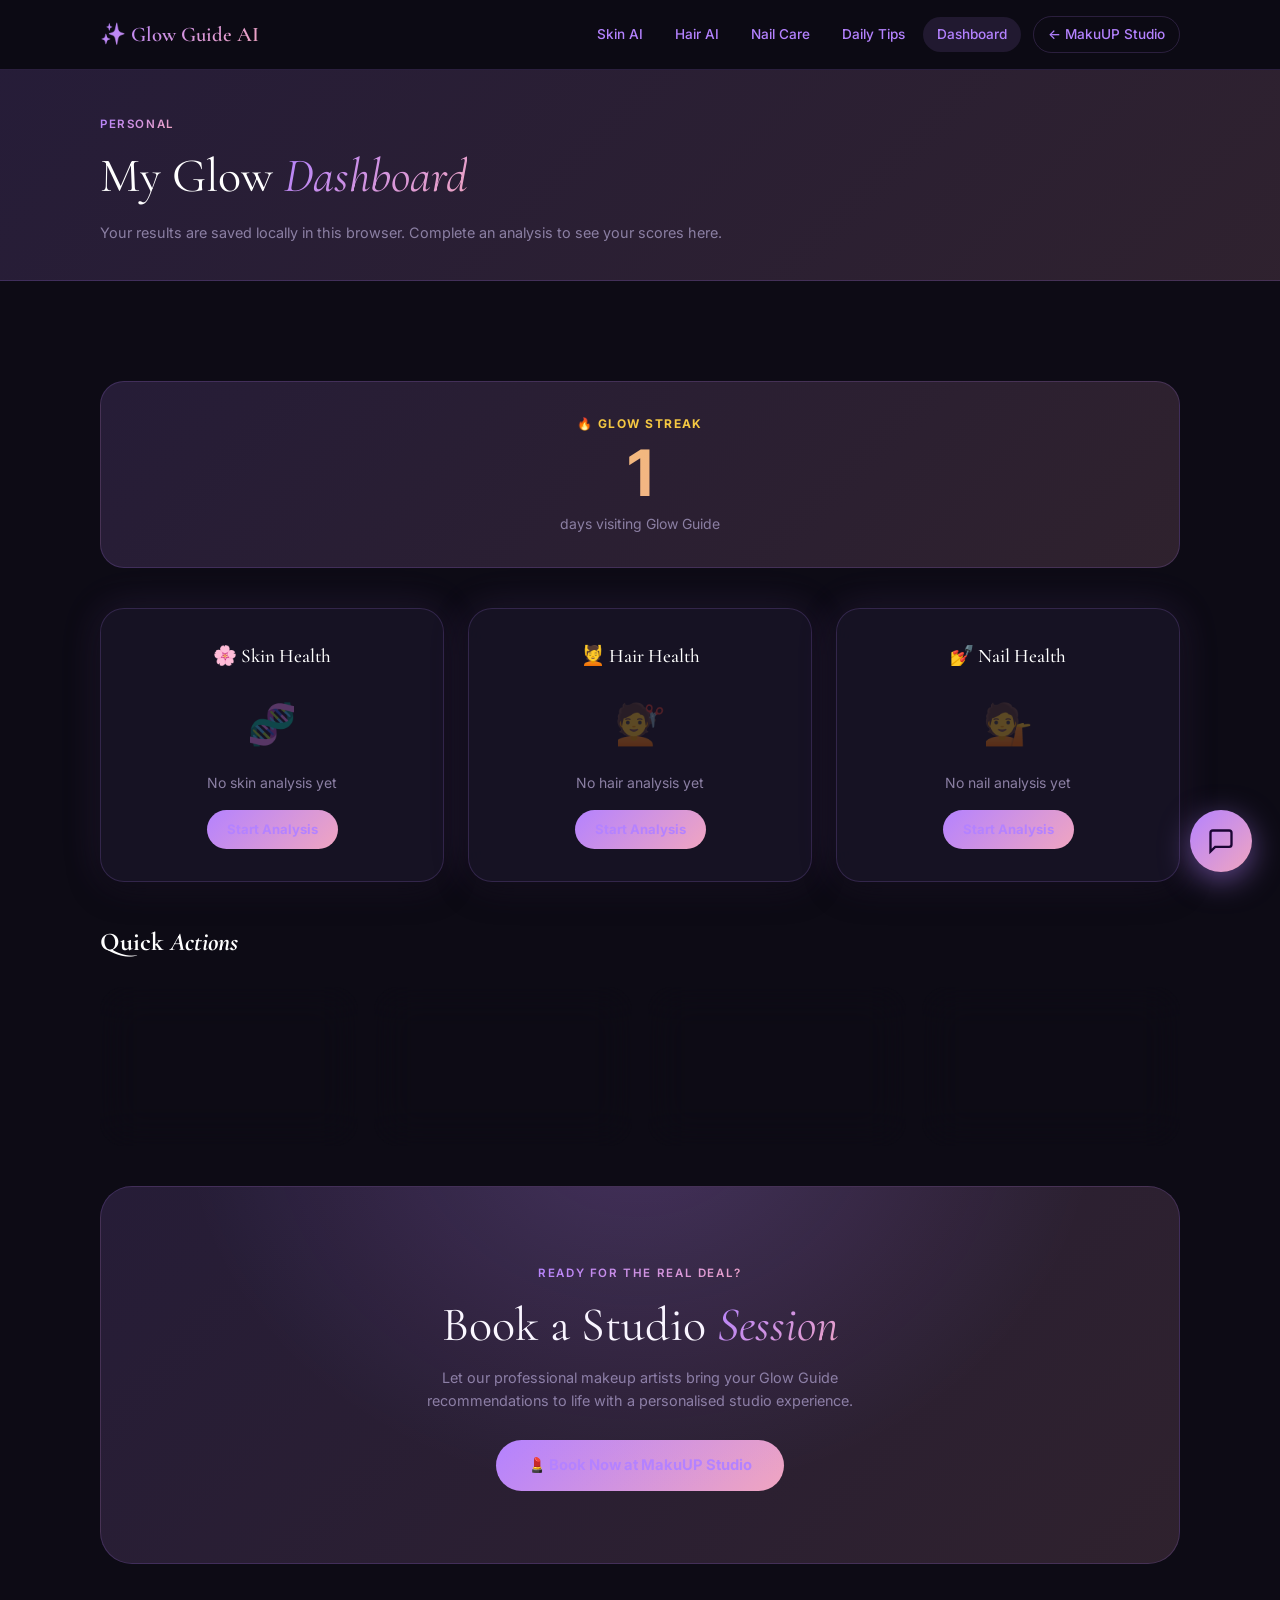
<file: glow-guide/dashboard/index.html>
<!DOCTYPE html>
<html lang="en">
<head>
    <meta charset="UTF-8">
    <meta name="viewport" content="width=device-width, initial-scale=1.0">
    <title>My Glow Dashboard — Glow Guide | MakuUP Studio</title>
    <meta name="description" content="Track your skin, hair, and nail health scores. View your personalised beauty reports and glow streak.">
    <link rel="preconnect" href="https://fonts.googleapis.com">
    <link href="https://fonts.googleapis.com/css2?family=Cormorant+Garamond:ital,wght@0,300;0,400;0,600;1,300;1,400&family=Inter:wght@300;400;500;600;700&display=swap" rel="stylesheet">
    <link rel="stylesheet" href="/glow-guide/glow-guide.css">
</head>
<body class="glow-guide-page" data-page="dashboard">
    <nav class="gg-nav" id="gg-nav">
        <div class="gg-nav-inner">
            <a href="/glow-guide/" class="gg-nav-logo">✨ Glow Guide AI</a>
            <div class="gg-nav-links" id="gg-nav-links">
                <a href="/glow-guide/skin-analysis/" class="gg-nav-link">Skin AI</a>
                <a href="/glow-guide/hair-analysis/" class="gg-nav-link">Hair AI</a>
                <a href="/glow-guide/nail-care/" class="gg-nav-link">Nail Care</a>
                <a href="/glow-guide/blog/" class="gg-nav-link">Daily Tips</a>
                <a href="/glow-guide/dashboard/" class="gg-nav-link">Dashboard</a>
                <a href="/" class="gg-nav-link gg-nav-back">← MakuUP Studio</a>
            </div>
            <button class="gg-nav-hamburger" id="gg-nav-hamburger">☰</button>
        </div>
    </nav>

    <div style="padding-top:var(--gg-nav-h);">
        <div style="background:var(--gg-grad-soft);border-bottom:1px solid var(--gg-border);padding:40px 0 36px;">
            <div class="gg-container">
                <p class="gg-eyebrow">Personal</p>
                <h1 class="gg-section-title">My Glow <em>Dashboard</em></h1>
                <p style="color:var(--gg-text-muted);font-size:0.9rem;">Your results are saved locally in this browser. Complete an analysis to see your scores here.</p>
            </div>
        </div>

        <section class="gg-section">
            <div class="gg-container">

                <!-- Streak Widget -->
                <div class="gg-streak-widget gg-animate" style="margin-bottom:40px;">
                    <div style="font-size:0.75rem;font-weight:700;letter-spacing:0.12em;text-transform:uppercase;color:var(--gg-gold);margin-bottom:8px;">🔥 Glow Streak</div>
                    <div class="gg-streak-num" id="streak-count">0</div>
                    <div style="color:var(--gg-text-muted);font-size:0.875rem;">days visiting Glow Guide</div>
                </div>

                <!-- Health Score Cards -->
                <div class="gg-dashboard-grid gg-animate gg-animate-1" style="margin-bottom:40px;">
                    <!-- Skin -->
                    <div class="gg-card gg-dash-card" id="dash-skin">
                        <div class="gg-dash-card-title">🌸 Skin Health</div>
                        <div id="dash-skin-data" style="display:none;">
                            <div class="gg-score-ring-wrap" id="ring-dash-skin" style="margin:0 auto 12px;"></div>
                            <div id="dash-skin-date" style="font-size:0.75rem;color:var(--gg-text-muted);"></div>
                        </div>
                        <div id="dash-skin-empty">
                            <div style="font-size:2.5rem;margin-bottom:12px;opacity:0.3;">🧬</div>
                            <p class="gg-dash-empty">No skin analysis yet</p>
                            <a href="/glow-guide/skin-analysis/" class="gg-btn-primary gg-btn-sm" style="margin-top:16px;display:inline-flex;">Start Analysis</a>
                        </div>
                    </div>

                    <!-- Hair -->
                    <div class="gg-card gg-dash-card" id="dash-hair">
                        <div class="gg-dash-card-title">💆 Hair Health</div>
                        <div id="dash-hair-data" style="display:none;">
                            <div class="gg-score-ring-wrap" id="ring-dash-hair" style="margin:0 auto 12px;"></div>
                            <div id="dash-hair-date" style="font-size:0.75rem;color:var(--gg-text-muted);"></div>
                        </div>
                        <div id="dash-hair-empty">
                            <div style="font-size:2.5rem;margin-bottom:12px;opacity:0.3;">💇</div>
                            <p class="gg-dash-empty">No hair analysis yet</p>
                            <a href="/glow-guide/hair-analysis/" class="gg-btn-primary gg-btn-sm" style="margin-top:16px;display:inline-flex;">Start Analysis</a>
                        </div>
                    </div>

                    <!-- Nail -->
                    <div class="gg-card gg-dash-card" id="dash-nail">
                        <div class="gg-dash-card-title">💅 Nail Health</div>
                        <div id="dash-nail-data" style="display:none;">
                            <div class="gg-score-ring-wrap" id="ring-dash-nail" style="margin:0 auto 12px;"></div>
                            <div id="dash-nail-date" style="font-size:0.75rem;color:var(--gg-text-muted);"></div>
                        </div>
                        <div id="dash-nail-empty">
                            <div style="font-size:2.5rem;margin-bottom:12px;opacity:0.3;">💁</div>
                            <p class="gg-dash-empty">No nail analysis yet</p>
                            <a href="/glow-guide/nail-care/" class="gg-btn-primary gg-btn-sm" style="margin-top:16px;display:inline-flex;">Start Analysis</a>
                        </div>
                    </div>
                </div>

                <!-- Quick Actions -->
                <div style="margin-bottom:40px;" class="gg-animate gg-animate-2">
                    <h2 style="font-family:var(--gg-font-serif);font-size:1.6rem;color:#fff;margin-bottom:24px;">Quick <em>Actions</em></h2>
                    <div style="display:grid;grid-template-columns:repeat(4,1fr);gap:16px;">
                        <a href="/glow-guide/skin-analysis/" class="gg-card" style="padding:24px;text-align:center;text-decoration:none;display:block;">
                            <div style="font-size:2rem;margin-bottom:10px;">🧬</div>
                            <div style="font-size:0.875rem;font-weight:600;color:#fff;margin-bottom:6px;">Skin Analysis</div>
                            <div style="font-size:0.75rem;color:var(--gg-text-muted);">14-question quiz</div>
                        </a>
                        <a href="/glow-guide/hair-analysis/" class="gg-card" style="padding:24px;text-align:center;text-decoration:none;display:block;">
                            <div style="font-size:2rem;margin-bottom:10px;">💆</div>
                            <div style="font-size:0.875rem;font-weight:600;color:#fff;margin-bottom:6px;">Hair Wellness</div>
                            <div style="font-size:0.75rem;color:var(--gg-text-muted);">9-question quiz</div>
                        </a>
                        <a href="/glow-guide/nail-care/" class="gg-card" style="padding:24px;text-align:center;text-decoration:none;display:block;">
                            <div style="font-size:2rem;margin-bottom:10px;">💅</div>
                            <div style="font-size:0.875rem;font-weight:600;color:#fff;margin-bottom:6px;">Nail Care</div>
                            <div style="font-size:0.75rem;color:var(--gg-text-muted);">5-question quiz</div>
                        </a>
                        <a href="/glow-guide/chatbot/" class="gg-card" style="padding:24px;text-align:center;text-decoration:none;display:block;background:var(--gg-grad-soft);border-color:var(--gg-border-hover);">
                            <div style="font-size:2rem;margin-bottom:10px;">💬</div>
                            <div style="font-size:0.875rem;font-weight:600;color:var(--gg-lavender);margin-bottom:6px;">AI Chat</div>
                            <div style="font-size:0.75rem;color:var(--gg-text-muted);">Ask anything</div>
                        </a>
                    </div>
                </div>

                <!-- Book Session CTA -->
                <div class="gg-cta-banner gg-animate gg-animate-3">
                    <p class="gg-eyebrow">Ready for the Real Deal?</p>
                    <h2 class="gg-section-title" style="margin-bottom:12px;">Book a Studio <em>Session</em></h2>
                    <p style="color:var(--gg-text-muted);margin-bottom:28px;max-width:480px;margin-inline:auto;font-size:0.9rem;">Let our professional makeup artists bring your Glow Guide recommendations to life with a personalised studio experience.</p>
                    <a href="/#booking" class="gg-btn-primary">💄 Book Now at MakuUP Studio</a>
                </div>

            </div>
        </section>
    </div>

    <button class="gg-chatbot-fab" id="gg-chatbot-fab" aria-label="Open AI Chat">
        <svg width="28" height="28" viewBox="0 0 24 24" fill="none" stroke="currentColor" stroke-width="2"><path d="M21 15a2 2 0 0 1-2 2H7l-4 4V5a2 2 0 0 1 2-2h14a2 2 0 0 1 2 2z"/></svg>
    </button>
    <div class="gg-chatbot-popup" id="gg-chatbot-popup" aria-hidden="true">
        <div class="gg-chatbot-header">
            <div class="gg-chatbot-avatar">✨</div>
            <div><div class="gg-chatbot-name">Glow Guide AI</div><div class="gg-chatbot-status">Your beauty expert · Online</div></div>
            <button class="gg-chatbot-close" id="gg-chatbot-close">×</button>
        </div>
        <div class="gg-chatbot-messages" id="gg-chatbot-messages">
            <div class="gg-typing-dots" id="gg-typing" style="display:none;"><span></span><span></span><span></span></div>
        </div>
        <div class="gg-quick-replies" id="gg-quick-replies"></div>
        <div class="gg-chatbot-input-row">
            <input type="text" id="gg-chat-input" placeholder="Ask me anything..." autocomplete="off">
            <button id="gg-chat-send"><svg width="18" height="18" viewBox="0 0 24 24" fill="currentColor"><path d="M2.01 21L23 12 2.01 3 2 10l15 2-15 2z"/></svg></button>
        </div>
    </div>
    <script src="/glow-guide/glow-guide.js"></script>
</body>
</html>
</file>
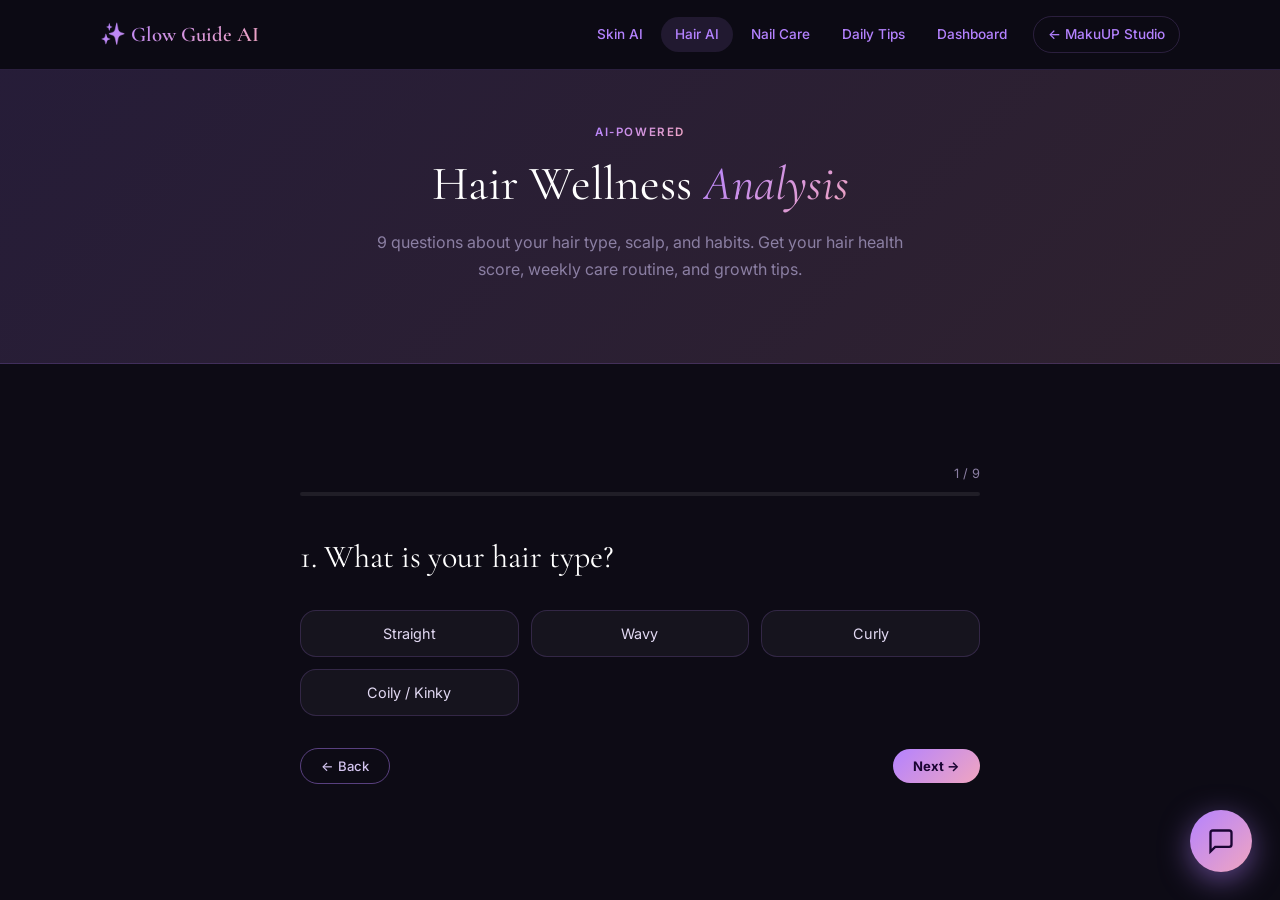
<file: glow-guide/hair-analysis/index.html>
<!DOCTYPE html>
<html lang="en">
<head>
    <meta charset="UTF-8">
    <meta name="viewport" content="width=device-width, initial-scale=1.0">
    <title>Hair Wellness AI — Glow Guide | MakuUP Studio</title>
    <meta name="description" content="AI-powered hair and scalp analysis. Get your personalised weekly haircare routine and growth recommendations.">
    <link rel="preconnect" href="https://fonts.googleapis.com">
    <link href="https://fonts.googleapis.com/css2?family=Cormorant+Garamond:ital,wght@0,300;0,400;0,600;1,300;1,400&family=Inter:wght@300;400;500;600;700&display=swap" rel="stylesheet">
    <link rel="stylesheet" href="/glow-guide/glow-guide.css">
</head>
<body class="glow-guide-page" data-page="hair-analysis">
    <nav class="gg-nav" id="gg-nav">
        <div class="gg-nav-inner">
            <a href="/glow-guide/" class="gg-nav-logo">✨ Glow Guide AI</a>
            <div class="gg-nav-links" id="gg-nav-links">
                <a href="/glow-guide/skin-analysis/" class="gg-nav-link">Skin AI</a>
                <a href="/glow-guide/hair-analysis/" class="gg-nav-link">Hair AI</a>
                <a href="/glow-guide/nail-care/" class="gg-nav-link">Nail Care</a>
                <a href="/glow-guide/blog/" class="gg-nav-link">Daily Tips</a>
                <a href="/glow-guide/dashboard/" class="gg-nav-link">Dashboard</a>
                <a href="/" class="gg-nav-link gg-nav-back">← MakuUP Studio</a>
            </div>
            <button class="gg-nav-hamburger" id="gg-nav-hamburger">☰</button>
        </div>
    </nav>

    <div style="padding-top:var(--gg-nav-h);">
        <div style="background:var(--gg-grad-soft);border-bottom:1px solid var(--gg-border);padding:48px 0 40px;">
            <div class="gg-container" style="text-align:center;">
                <p class="gg-eyebrow">AI-Powered</p>
                <h1 class="gg-section-title">Hair Wellness <em>Analysis</em></h1>
                <p class="gg-section-sub" style="margin-inline:auto;">9 questions about your hair type, scalp, and habits. Get your hair health score, weekly care routine, and growth tips.</p>
            </div>
        </div>

        <section class="gg-section" id="quiz-section">
            <div class="gg-container">
                <div class="gg-quiz-wrap" id="hair-quiz">
                    <div class="gg-quiz-counter" id="quiz-counter">1 / 9</div>
                    <div class="gg-quiz-progress-bar"><div class="gg-quiz-progress-fill" id="quiz-progress"></div></div>
                    <div class="gg-quiz-steps" id="quiz-steps"></div>
                    <div class="gg-quiz-nav">
                        <button class="gg-btn-ghost gg-btn-sm gg-quiz-prev">← Back</button>
                        <button class="gg-btn-primary gg-btn-sm gg-quiz-next">Next →</button>
                    </div>
                </div>
            </div>
        </section>

        <section id="loading-section" class="gg-loading" style="display:none;min-height:40vh;">
            <div class="gg-spinner"></div>
            <div class="gg-loading-text">Analysing your hair profile with AI...</div>
        </section>

        <section class="gg-section gg-result-section">
            <div class="gg-container">
                <div class="gg-result-hero" style="margin-bottom:40px;">
                    <div style="display:flex;gap:12px;justify-content:center;flex-wrap:wrap;margin-bottom:24px;">
                        <span class="gg-skin-type-badge" id="scalp-badge">💆 Scalp Type</span>
                        <span class="gg-skin-type-badge" id="hair-type-badge" style="background:var(--gg-rose-soft);border-color:rgba(240,165,192,0.3);color:var(--gg-rose);">✨ Hair Type</span>
                    </div>
                    <h2 class="gg-section-title">Your Hair <em>Report</em></h2>
                    <p style="color:var(--gg-text-muted);font-size:0.9rem;margin-bottom:36px;">Your personalised hair health score and weekly care plan.</p>
                    <div style="display:flex;justify-content:center;">
                        <div style="text-align:center;">
                            <div class="gg-score-ring-wrap" id="ring-hair-health" style="margin:0 auto 12px;"></div>
                            <div style="font-size:0.85rem;color:var(--gg-text-muted);">Hair Health Score</div>
                        </div>
                    </div>
                </div>

                <div style="display:grid;grid-template-columns:1fr 1fr;gap:24px;margin-bottom:40px;">
                    <div class="gg-card gg-card-pad">
                        <h3 style="font-family:var(--gg-font-serif);font-size:1.3rem;color:#fff;margin-bottom:20px;">🌱 Growth Recommendations</h3>
                        <ul id="growth-recs" style="list-style:none;padding:0;display:flex;flex-direction:column;gap:0;"></ul>
                    </div>
                    <div class="gg-card gg-card-pad">
                        <h3 style="font-family:var(--gg-font-serif);font-size:1.3rem;color:#fff;margin-bottom:20px;">🧴 Power Ingredients</h3>
                        <div id="hair-ingredients" style="display:flex;flex-direction:column;gap:16px;"></div>
                    </div>
                </div>

                <div class="gg-card gg-card-pad" style="margin-bottom:40px;">
                    <h3 style="font-family:var(--gg-font-serif);font-size:1.3rem;color:#fff;margin-bottom:24px;">📅 Your Weekly Hair Routine</h3>
                    <div id="weekly-routine"></div>
                </div>

                <div style="display:flex;gap:16px;flex-wrap:wrap;justify-content:center;padding:32px;background:var(--gg-grad-soft);border:1px solid var(--gg-border);border-radius:var(--gg-radius-lg);">
                    <button onclick="window.location.reload()" class="gg-btn-ghost">🔄 Retake Quiz</button>
                    <a href="/glow-guide/dashboard/" class="gg-btn-ghost">📊 View Dashboard</a>
                    <a href="/glow-guide/chatbot/" class="gg-btn-primary">💬 Ask AI About Hair</a>
                    <a href="/#booking" class="gg-btn-ghost">💄 Book a Session</a>
                </div>
            </div>
        </section>
    </div>

    <button class="gg-chatbot-fab" id="gg-chatbot-fab" aria-label="Open AI Chat">
        <svg width="28" height="28" viewBox="0 0 24 24" fill="none" stroke="currentColor" stroke-width="2"><path d="M21 15a2 2 0 0 1-2 2H7l-4 4V5a2 2 0 0 1 2-2h14a2 2 0 0 1 2 2z"/></svg>
    </button>
    <div class="gg-chatbot-popup" id="gg-chatbot-popup" aria-hidden="true">
        <div class="gg-chatbot-header">
            <div class="gg-chatbot-avatar">✨</div>
            <div><div class="gg-chatbot-name">Glow Guide AI</div><div class="gg-chatbot-status">Ask about haircare</div></div>
            <button class="gg-chatbot-close" id="gg-chatbot-close">×</button>
        </div>
        <div class="gg-chatbot-messages" id="gg-chatbot-messages">
            <div class="gg-typing-dots" id="gg-typing" style="display:none;"><span></span><span></span><span></span></div>
        </div>
        <div class="gg-quick-replies" id="gg-quick-replies"></div>
        <div class="gg-chatbot-input-row">
            <input type="text" id="gg-chat-input" placeholder="Ask about hair..." autocomplete="off">
            <button id="gg-chat-send"><svg width="18" height="18" viewBox="0 0 24 24" fill="currentColor"><path d="M2.01 21L23 12 2.01 3 2 10l15 2-15 2z"/></svg></button>
        </div>
    </div>
    <script src="/glow-guide/glow-guide.js"></script>
</body>
</html>
</file>
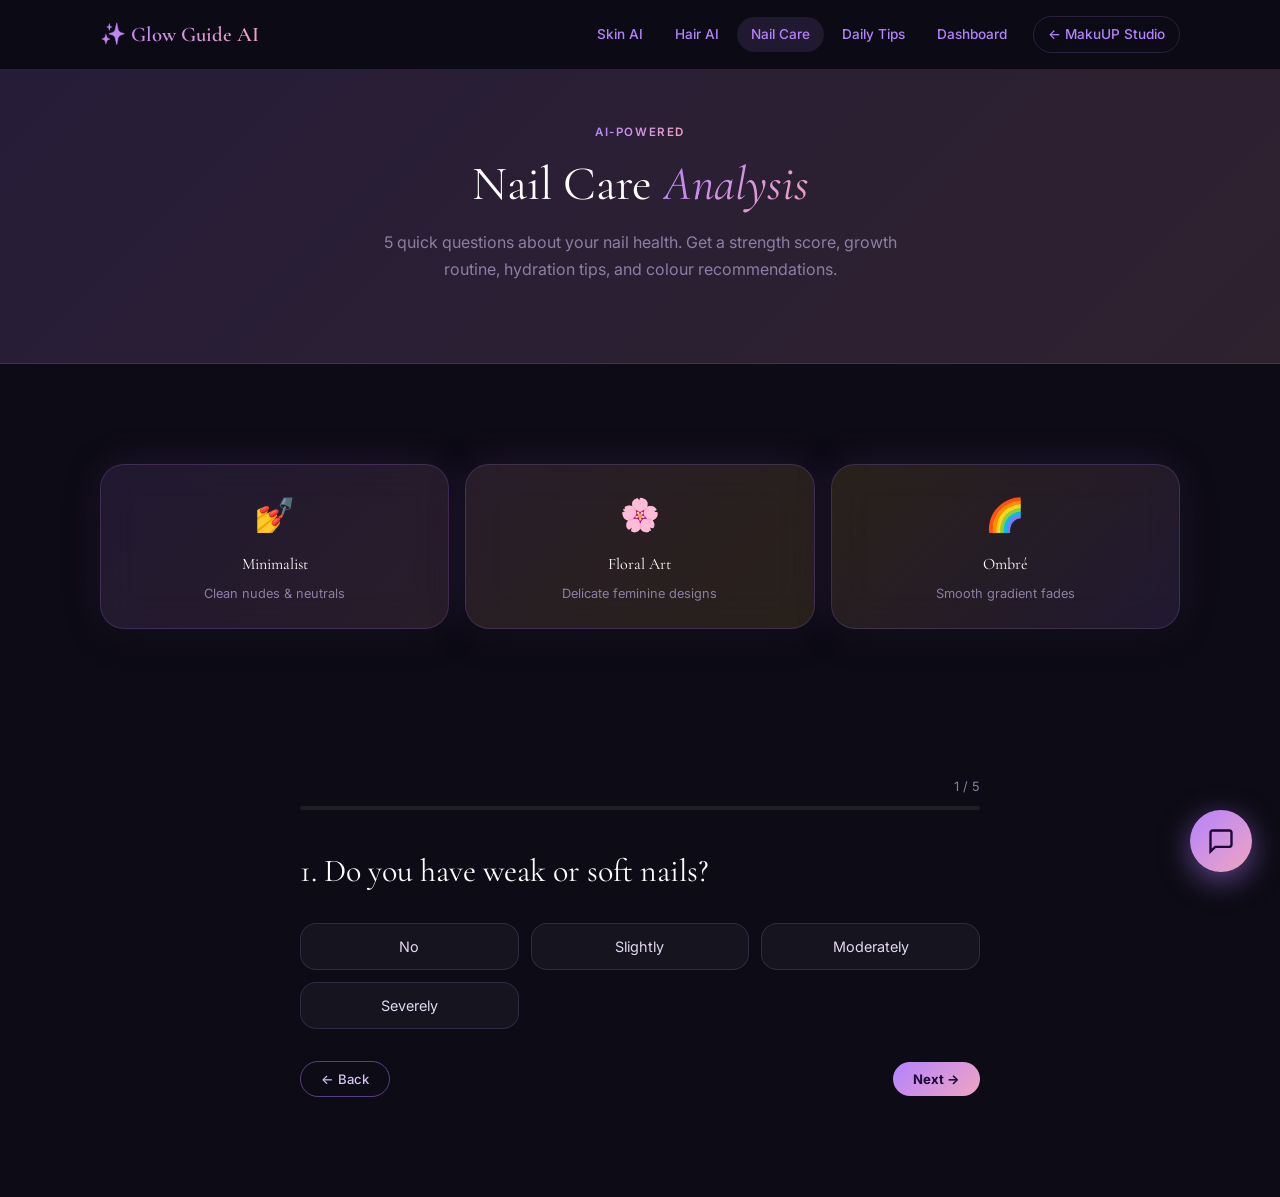
<file: glow-guide/nail-care/index.html>
<!DOCTYPE html>
<html lang="en">
<head>
    <meta charset="UTF-8">
    <meta name="viewport" content="width=device-width, initial-scale=1.0">
    <title>Nail Care AI — Glow Guide | MakuUP Studio</title>
    <meta name="description" content="AI nail health analysis. Nail strength scoring, growth routine, hydration tips, and colour recommendations.">
    <link rel="preconnect" href="https://fonts.googleapis.com">
    <link href="https://fonts.googleapis.com/css2?family=Cormorant+Garamond:ital,wght@0,300;0,400;0,600;1,300;1,400&family=Inter:wght@300;400;500;600;700&display=swap" rel="stylesheet">
    <link rel="stylesheet" href="/glow-guide/glow-guide.css">
</head>
<body class="glow-guide-page" data-page="nail-care">
    <nav class="gg-nav" id="gg-nav">
        <div class="gg-nav-inner">
            <a href="/glow-guide/" class="gg-nav-logo">✨ Glow Guide AI</a>
            <div class="gg-nav-links" id="gg-nav-links">
                <a href="/glow-guide/skin-analysis/" class="gg-nav-link">Skin AI</a>
                <a href="/glow-guide/hair-analysis/" class="gg-nav-link">Hair AI</a>
                <a href="/glow-guide/nail-care/" class="gg-nav-link">Nail Care</a>
                <a href="/glow-guide/blog/" class="gg-nav-link">Daily Tips</a>
                <a href="/glow-guide/dashboard/" class="gg-nav-link">Dashboard</a>
                <a href="/" class="gg-nav-link gg-nav-back">← MakuUP Studio</a>
            </div>
            <button class="gg-nav-hamburger" id="gg-nav-hamburger">☰</button>
        </div>
    </nav>

    <div style="padding-top:var(--gg-nav-h);">
        <div style="background:var(--gg-grad-soft);border-bottom:1px solid var(--gg-border);padding:48px 0 40px;">
            <div class="gg-container" style="text-align:center;">
                <p class="gg-eyebrow">AI-Powered</p>
                <h1 class="gg-section-title">Nail Care <em>Analysis</em></h1>
                <p class="gg-section-sub" style="margin-inline:auto;">5 quick questions about your nail health. Get a strength score, growth routine, hydration tips, and colour recommendations.</p>
            </div>
        </div>

        <!-- Nail Art Showcase (static teaser) -->
        <section class="gg-section" style="padding-bottom:0;">
            <div class="gg-container">
                <div style="display:grid;grid-template-columns:repeat(3,1fr);gap:16px;margin-bottom:48px;">
                    <div class="gg-card" style="padding:24px;text-align:center;background:linear-gradient(135deg,rgba(180,130,255,0.12),rgba(240,165,192,0.12));">
                        <div style="font-size:2rem;margin-bottom:12px;">💅</div>
                        <div style="font-family:var(--gg-font-serif);font-size:1rem;color:#fff;margin-bottom:6px;">Minimalist</div>
                        <div style="font-size:0.8rem;color:var(--gg-text-muted);">Clean nudes & neutrals</div>
                    </div>
                    <div class="gg-card" style="padding:24px;text-align:center;background:linear-gradient(135deg,rgba(240,165,192,0.12),rgba(245,200,66,0.12));">
                        <div style="font-size:2rem;margin-bottom:12px;">🌸</div>
                        <div style="font-family:var(--gg-font-serif);font-size:1rem;color:#fff;margin-bottom:6px;">Floral Art</div>
                        <div style="font-size:0.8rem;color:var(--gg-text-muted);">Delicate feminine designs</div>
                    </div>
                    <div class="gg-card" style="padding:24px;text-align:center;background:linear-gradient(135deg,rgba(245,200,66,0.12),rgba(180,130,255,0.12));">
                        <div style="font-size:2rem;margin-bottom:12px;">🌈</div>
                        <div style="font-family:var(--gg-font-serif);font-size:1rem;color:#fff;margin-bottom:6px;">Ombré</div>
                        <div style="font-size:0.8rem;color:var(--gg-text-muted);">Smooth gradient fades</div>
                    </div>
                </div>
            </div>
        </section>

        <section class="gg-section" id="quiz-section">
            <div class="gg-container">
                <div class="gg-quiz-wrap" id="nail-quiz">
                    <div class="gg-quiz-counter" id="quiz-counter">1 / 5</div>
                    <div class="gg-quiz-progress-bar"><div class="gg-quiz-progress-fill" id="quiz-progress"></div></div>
                    <div class="gg-quiz-steps" id="quiz-steps"></div>
                    <div class="gg-quiz-nav">
                        <button class="gg-btn-ghost gg-btn-sm gg-quiz-prev">← Back</button>
                        <button class="gg-btn-primary gg-btn-sm gg-quiz-next">Next →</button>
                    </div>
                </div>
            </div>
        </section>

        <section id="loading-section" class="gg-loading" style="display:none;min-height:40vh;">
            <div class="gg-spinner"></div>
            <div class="gg-loading-text">Generating your nail health report...</div>
        </section>

        <section class="gg-section gg-result-section">
            <div class="gg-container">
                <div class="gg-result-hero" style="margin-bottom:40px;">
                    <h2 class="gg-section-title">Your Nail <em>Report</em></h2>
                    <p style="color:var(--gg-text-muted);font-size:0.9rem;margin-bottom:36px;">Personalized nail health analysis and care plan.</p>
                    <div style="display:flex;justify-content:center;">
                        <div style="text-align:center;">
                            <div class="gg-score-ring-wrap" id="ring-nail-health" style="margin:0 auto 12px;"></div>
                            <div style="font-size:0.85rem;color:var(--gg-text-muted);">Nail Health Score</div>
                        </div>
                    </div>
                </div>

                <div style="display:grid;grid-template-columns:1fr 1fr;gap:24px;margin-bottom:40px;">
                    <div class="gg-card gg-card-pad">
                        <h3 style="font-family:var(--gg-font-serif);font-size:1.3rem;color:#fff;margin-bottom:20px;">🌱 Growth Routine</h3>
                        <ul class="gg-routine-list" id="nail-growth-routine"></ul>
                    </div>
                    <div class="gg-card gg-card-pad">
                        <h3 style="font-family:var(--gg-font-serif);font-size:1.3rem;color:#fff;margin-bottom:20px;">💧 Hydration Tips</h3>
                        <div id="nail-hydration-tips" style="display:flex;flex-direction:column;gap:12px;"></div>
                    </div>
                </div>

                <div class="gg-card gg-card-pad" style="margin-bottom:40px;">
                    <h3 style="font-family:var(--gg-font-serif);font-size:1.3rem;color:#fff;margin-bottom:24px;">🎨 Recommended Nail Colours</h3>
                    <p style="font-size:0.85rem;color:var(--gg-text-muted);margin-bottom:20px;">Curated shades that complement your skin tone beautifully.</p>
                    <div id="nail-colors"></div>
                </div>

                <div style="display:flex;gap:16px;flex-wrap:wrap;justify-content:center;padding:32px;background:var(--gg-grad-soft);border:1px solid var(--gg-border);border-radius:var(--gg-radius-lg);">
                    <button onclick="window.location.reload()" class="gg-btn-ghost">🔄 Retake Quiz</button>
                    <a href="/glow-guide/dashboard/" class="gg-btn-ghost">📊 Dashboard</a>
                    <a href="/glow-guide/chatbot/" class="gg-btn-primary">💬 Ask AI for Tips</a>
                    <a href="/#booking" class="gg-btn-ghost">💅 Book Nail Art Session</a>
                </div>
            </div>
        </section>
    </div>

    <button class="gg-chatbot-fab" id="gg-chatbot-fab" aria-label="Open AI Chat">
        <svg width="28" height="28" viewBox="0 0 24 24" fill="none" stroke="currentColor" stroke-width="2"><path d="M21 15a2 2 0 0 1-2 2H7l-4 4V5a2 2 0 0 1 2-2h14a2 2 0 0 1 2 2z"/></svg>
    </button>
    <div class="gg-chatbot-popup" id="gg-chatbot-popup" aria-hidden="true">
        <div class="gg-chatbot-header">
            <div class="gg-chatbot-avatar">✨</div>
            <div><div class="gg-chatbot-name">Glow Guide AI</div><div class="gg-chatbot-status">Ask about nail care</div></div>
            <button class="gg-chatbot-close" id="gg-chatbot-close">×</button>
        </div>
        <div class="gg-chatbot-messages" id="gg-chatbot-messages">
            <div class="gg-typing-dots" id="gg-typing" style="display:none;"><span></span><span></span><span></span></div>
        </div>
        <div class="gg-quick-replies" id="gg-quick-replies"></div>
        <div class="gg-chatbot-input-row">
            <input type="text" id="gg-chat-input" placeholder="Ask about nail care..." autocomplete="off">
            <button id="gg-chat-send"><svg width="18" height="18" viewBox="0 0 24 24" fill="currentColor"><path d="M2.01 21L23 12 2.01 3 2 10l15 2-15 2z"/></svg></button>
        </div>
    </div>
    <script src="/glow-guide/glow-guide.js"></script>
</body>
</html>
</file>
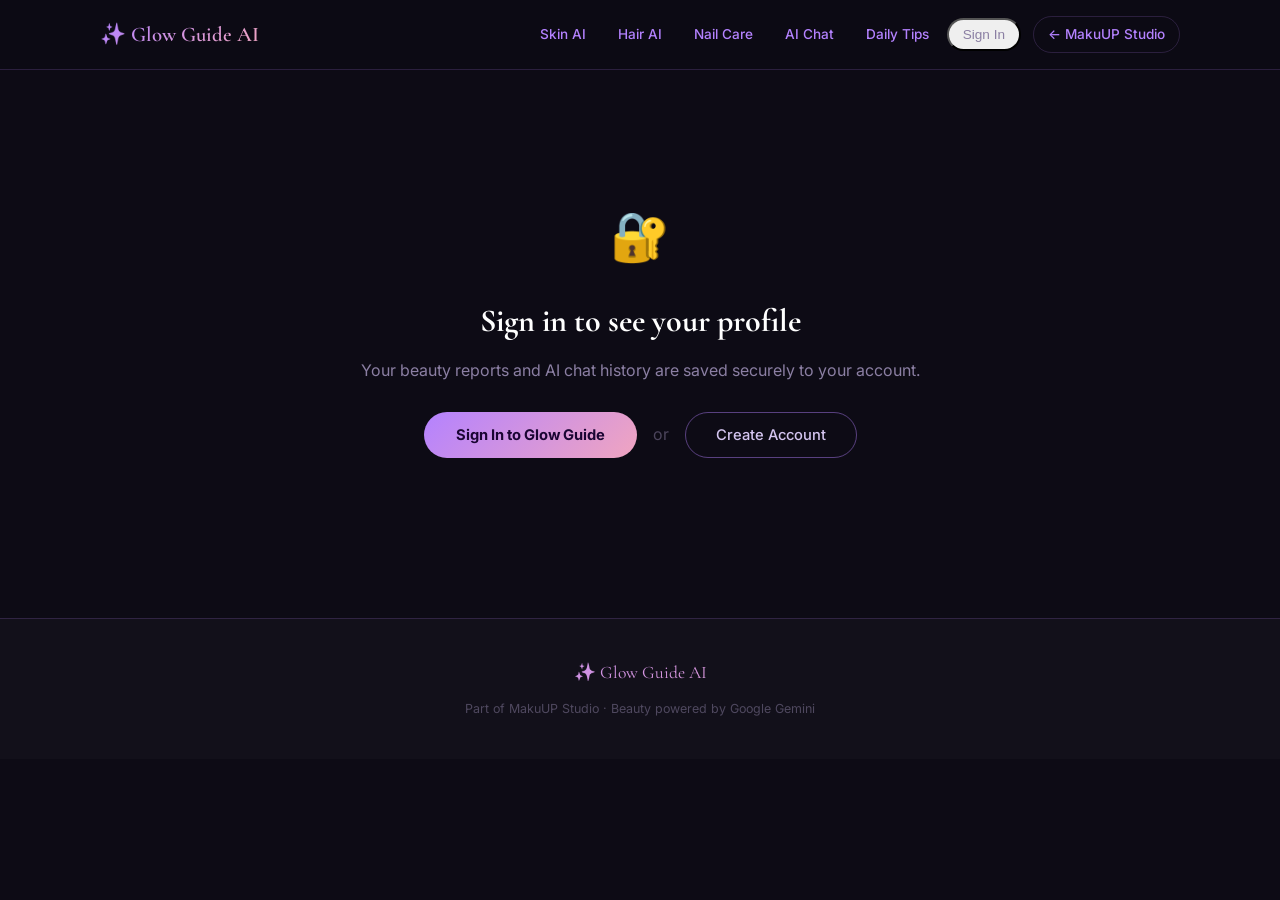
<file: glow-guide/profile/index.html>
<!DOCTYPE html>
<html lang="en">
<head>
    <meta charset="UTF-8">
    <meta name="viewport" content="width=device-width, initial-scale=1.0">
    <title>My Profile — Glow Guide AI | MakuUP Studio</title>
    <meta name="description" content="View your personalised beauty reports, quiz history and AI chat history on Glow Guide AI.">
    <link rel="preconnect" href="https://fonts.googleapis.com">
    <link href="https://fonts.googleapis.com/css2?family=Cormorant+Garamond:ital,wght@0,300;0,400;0,600;1,300;1,400&family=Inter:wght@300;400;500;600;700&display=swap" rel="stylesheet">
    <link rel="stylesheet" href="/glow-guide/glow-guide.css">
</head>
<body class="glow-guide-page" data-page="profile">

    <!-- Navigation -->
    <nav class="gg-nav" id="gg-nav">
        <div class="gg-nav-inner">
            <a href="/glow-guide/" class="gg-nav-logo">✨ Glow Guide AI</a>
            <div class="gg-nav-links" id="gg-nav-links">
                <a href="/glow-guide/skin-analysis/" class="gg-nav-link">Skin AI</a>
                <a href="/glow-guide/hair-analysis/" class="gg-nav-link">Hair AI</a>
                <a href="/glow-guide/nail-care/" class="gg-nav-link">Nail Care</a>
                <a href="/glow-guide/chatbot/" class="gg-nav-link">AI Chat</a>
                <a href="/glow-guide/blog/" class="gg-nav-link">Daily Tips</a>
                <div id="gg-auth-nav-slot"></div>
                <a href="/" class="gg-nav-link gg-nav-back">← MakuUP Studio</a>
            </div>
            <button class="gg-nav-hamburger" id="gg-nav-hamburger">☰</button>
        </div>
    </nav>

    <main style="padding-top: var(--gg-nav-h);">
        <div class="gg-container" style="padding-top: 48px; padding-bottom: 80px;">

            <!-- Loading State -->
            <div id="profile-loading" class="gg-loading">
                <div class="gg-spinner"></div>
                <p class="gg-loading-text">Loading your profile…</p>
            </div>

            <!-- Not Logged In -->
            <div id="profile-login-prompt" style="display:none; text-align:center; padding: 80px 20px;">
                <div style="font-size:3rem; margin-bottom:20px;">🔐</div>
                <h2 style="font-family:var(--gg-font-serif); font-size:2rem; color:#fff; margin-bottom:12px;">Sign in to see your profile</h2>
                <p style="color:var(--gg-text-muted); margin-bottom:28px;">Your beauty reports and AI chat history are saved securely to your account.</p>
                <button class="gg-btn-primary gg-auth-trigger" data-tab="login">Sign In to Glow Guide</button>
                <span style="color:var(--gg-text-faint); margin: 0 12px;">or</span>
                <button class="gg-btn-ghost gg-auth-trigger" data-tab="register">Create Account</button>
            </div>

            <!-- Profile Content -->
            <div id="profile-content" style="display:none;">

                <!-- Hero -->
                <div class="gg-profile-hero gg-animate">
                    <div class="gg-profile-avatar-lg" id="profile-avatar">N</div>
                    <div class="gg-profile-info">
                        <h1 id="profile-name">Loading…</h1>
                        <p class="gg-profile-email" id="profile-email"></p>
                        <div class="gg-profile-meta">
                            <div class="gg-profile-meta-item"><span>🌸</span><span id="profile-member-since">Member since —</span></div>
                            <div class="gg-profile-meta-item"><span>🤖</span><span>Powered by Google Gemini</span></div>
                        </div>
                    </div>
                    <div style="margin-left:auto; flex-shrink:0;">
                        <button class="gg-btn-ghost" id="profile-logout-btn" style="font-size:0.82rem; padding: 8px 16px;">Sign Out</button>
                    </div>
                </div>

                <!-- Reports Grid -->
                <h2 class="gg-section-title gg-animate" style="margin-bottom:24px;">📊 Your Beauty Reports</h2>
                <div class="gg-report-history gg-animate">

                    <!-- Skin -->
                    <div class="gg-report-card" id="skin-report-card">
                        <div class="gg-report-card-icon">🌸</div>
                        <div class="gg-report-card-title">Skin Analysis</div>
                        <div id="skin-report-content">
                            <p class="gg-report-card-empty">No skin quiz taken yet.</p>
                            <a href="/glow-guide/skin-analysis/" class="gg-btn-primary" style="margin-top:16px; display:inline-block; font-size:0.82rem; padding:8px 18px;">Take Skin Quiz →</a>
                        </div>
                    </div>

                    <!-- Hair -->
                    <div class="gg-report-card" id="hair-report-card">
                        <div class="gg-report-card-icon">💆</div>
                        <div class="gg-report-card-title">Hair Analysis</div>
                        <div id="hair-report-content">
                            <p class="gg-report-card-empty">No hair quiz taken yet.</p>
                            <a href="/glow-guide/hair-analysis/" class="gg-btn-primary" style="margin-top:16px; display:inline-block; font-size:0.82rem; padding:8px 18px;">Take Hair Quiz →</a>
                        </div>
                    </div>

                    <!-- Nail -->
                    <div class="gg-report-card" id="nail-report-card">
                        <div class="gg-report-card-icon">💅</div>
                        <div class="gg-report-card-title">Nail Care</div>
                        <div id="nail-report-content">
                            <p class="gg-report-card-empty">No nail quiz taken yet.</p>
                            <a href="/glow-guide/nail-care/" class="gg-btn-primary" style="margin-top:16px; display:inline-block; font-size:0.82rem; padding:8px 18px;">Take Nail Quiz →</a>
                        </div>
                    </div>
                </div>

                <!-- Chat History -->
                <div class="gg-card gg-animate" style="margin-bottom:40px;">
                    <div style="display:flex; align-items:center; justify-content:space-between; margin-bottom:20px;">
                        <h3 style="font-family:var(--gg-font-serif); font-size:1.3rem; color:#fff; font-weight:400;">💬 AI Chat History</h3>
                        <a href="/glow-guide/chatbot/" class="gg-btn-ghost" style="font-size:0.82rem; padding:7px 16px;">Open Chat →</a>
                    </div>
                    <div class="gg-chat-history-list" id="chat-history-list">
                        <p style="color:var(--gg-text-faint); font-size:0.875rem; font-style:italic;">No chat history yet. <a href="/glow-guide/chatbot/" style="color:var(--gg-lavender);">Start a conversation →</a></p>
                    </div>
                </div>

                <!-- Quick Actions -->
                <div class="gg-animate">
                    <h3 class="gg-section-title" style="margin-bottom:20px;">🚀 Quick Actions</h3>
                    <div style="display:flex; gap:12px; flex-wrap:wrap;">
                        <a href="/glow-guide/skin-analysis/" class="gg-btn-primary">🌸 Retake Skin Quiz</a>
                        <a href="/glow-guide/hair-analysis/" class="gg-btn-secondary">💆 Retake Hair Quiz</a>
                        <a href="/glow-guide/chatbot/" class="gg-btn-ghost">🤖 Chat with AI</a>
                        <a href="/glow-guide/" class="gg-btn-ghost">← Back to Glow Guide</a>
                    </div>
                </div>

            </div><!-- /profile-content -->
        </div>
    </main>

    <!-- Footer -->
    <footer class="gg-footer">
        <div class="gg-container">
            <div class="gg-footer-logo">✨ Glow Guide AI</div>
            <p class="gg-footer-copy">Part of MakuUP Studio · Beauty powered by Google Gemini</p>
        </div>
    </footer>

    <script src="/glow-guide/glow-guide.js"></script>
    <script src="/glow-guide/auth/auth.js"></script>
    <script>
    (async function() {
        'use strict';

        const loading       = document.getElementById('profile-loading');
        const loginPrompt   = document.getElementById('profile-login-prompt');
        const profileContent = document.getElementById('profile-content');

        // Check auth
        if (!GlowAuth.isLoggedIn()) {
            loading.style.display = 'none';
            loginPrompt.style.display = 'block';
            // Re-bind auth triggers
            document.querySelectorAll('.gg-auth-trigger').forEach(btn => {
                btn.addEventListener('click', () => GlowAuth.openModal(btn.dataset.tab || 'login'));
            });
            return;
        }

        // Fetch profile
        const profile = await GlowAuth.getProfile();
        loading.style.display = 'none';

        if (!profile) {
            // Token invalid — clear and show login
            GlowAuth.logout();
            return;
        }

        // Show content
        profileContent.style.display = 'block';
        document.getElementById('profile-logout-btn').addEventListener('click', () => GlowAuth.logout());

        // Fill hero
        const user = profile.user;
        const initial = (user.name || 'U').charAt(0).toUpperCase();
        document.getElementById('profile-avatar').textContent = initial;
        document.getElementById('profile-name').textContent   = user.name;
        document.getElementById('profile-email').textContent  = user.email;
        document.getElementById('profile-member-since').textContent =
            'Member since ' + new Date(user.member_since).toLocaleDateString('en-IN', { month: 'long', year: 'numeric' });

        // Skin report
        if (profile.skin_reports && profile.skin_reports.length > 0) {
            const s = profile.skin_reports[0];
            document.getElementById('skin-report-content').innerHTML = `
                <div class="gg-report-card-score">${s.health_score}</div>
                <div class="gg-report-card-label">Health Score · ${s.skin_type ? s.skin_type.charAt(0).toUpperCase() + s.skin_type.slice(1) + ' Skin' : ''}</div>
                <div style="display:flex; gap:8px; flex-wrap:wrap; margin-bottom:14px;">
                    ${s.acne_risk ? `<span class="gg-tag" style="font-size:0.72rem; padding:3px 10px;">Acne: ${s.acne_risk}</span>` : ''}
                    ${s.hydration_score ? `<span class="gg-tag" style="font-size:0.72rem; padding:3px 10px;">Hydration: ${s.hydration_score}%</span>` : ''}
                </div>
                <div class="gg-report-card-meta">
                    <span>📅 ${new Date(s.created_at).toLocaleDateString('en-IN')}</span>
                    <a href="/glow-guide/skin-analysis/" style="color:var(--gg-lavender); font-size:0.72rem;">Retake →</a>
                </div>`;
        }

        // Hair report
        if (profile.hair_reports && profile.hair_reports.length > 0) {
            const h = profile.hair_reports[0];
            document.getElementById('hair-report-content').innerHTML = `
                <div class="gg-report-card-score">${h.hair_health_score}</div>
                <div class="gg-report-card-label">Hair Health · ${h.hair_type ? h.hair_type.charAt(0).toUpperCase() + h.hair_type.slice(1) : ''}</div>
                <div style="display:flex; gap:8px; flex-wrap:wrap; margin-bottom:14px;">
                    ${h.scalp_health ? `<span class="gg-tag" style="font-size:0.72rem; padding:3px 10px;">Scalp: ${h.scalp_health}</span>` : ''}
                </div>
                <div class="gg-report-card-meta">
                    <span>📅 ${new Date(h.created_at).toLocaleDateString('en-IN')}</span>
                    <a href="/glow-guide/hair-analysis/" style="color:var(--gg-lavender); font-size:0.72rem;">Retake →</a>
                </div>`;
        }

        // Nail report
        if (profile.nail_reports && profile.nail_reports.length > 0) {
            const n = profile.nail_reports[0];
            document.getElementById('nail-report-content').innerHTML = `
                <div class="gg-report-card-score">${n.nail_health_score}</div>
                <div class="gg-report-card-label">Nail Health Score</div>
                <div style="margin-bottom:14px;">
                    ${(n.color_recommendations || []).slice(0, 2).map(c =>
                        `<span class="gg-tag" style="font-size:0.72rem; padding:3px 10px; margin-right:4px;">${c}</span>`
                    ).join('')}
                </div>
                <div class="gg-report-card-meta">
                    <span>📅 ${new Date(n.created_at).toLocaleDateString('en-IN')}</span>
                    <a href="/glow-guide/nail-care/" style="color:var(--gg-lavender); font-size:0.72rem;">Retake →</a>
                </div>`;
        }

        // Chat history
        const chatList = document.getElementById('chat-history-list');
        if (profile.chat_history && profile.chat_history.length > 0) {
            chatList.innerHTML = profile.chat_history.slice(-30).map(msg => `
                <div class="gg-history-msg ${msg.role === 'user' ? 'user-msg' : 'ai-msg'}">
                    <span class="gg-history-role">${msg.role === 'user' ? '👤' : '✨'}</span>
                    <div class="gg-history-bubble">${msg.message.replace(/</g,'&lt;').replace(/>/g,'&gt;')}</div>
                </div>`).join('');
            chatList.scrollTop = chatList.scrollHeight;
        }

        // Scroll animations
        const observer = new IntersectionObserver(entries => {
            entries.forEach(e => { if (e.isIntersecting) e.target.classList.add('visible'); });
        }, { threshold: 0.15 });
        document.querySelectorAll('.gg-animate').forEach(el => observer.observe(el));

    })();
    </script>
</body>
</html>
</file>
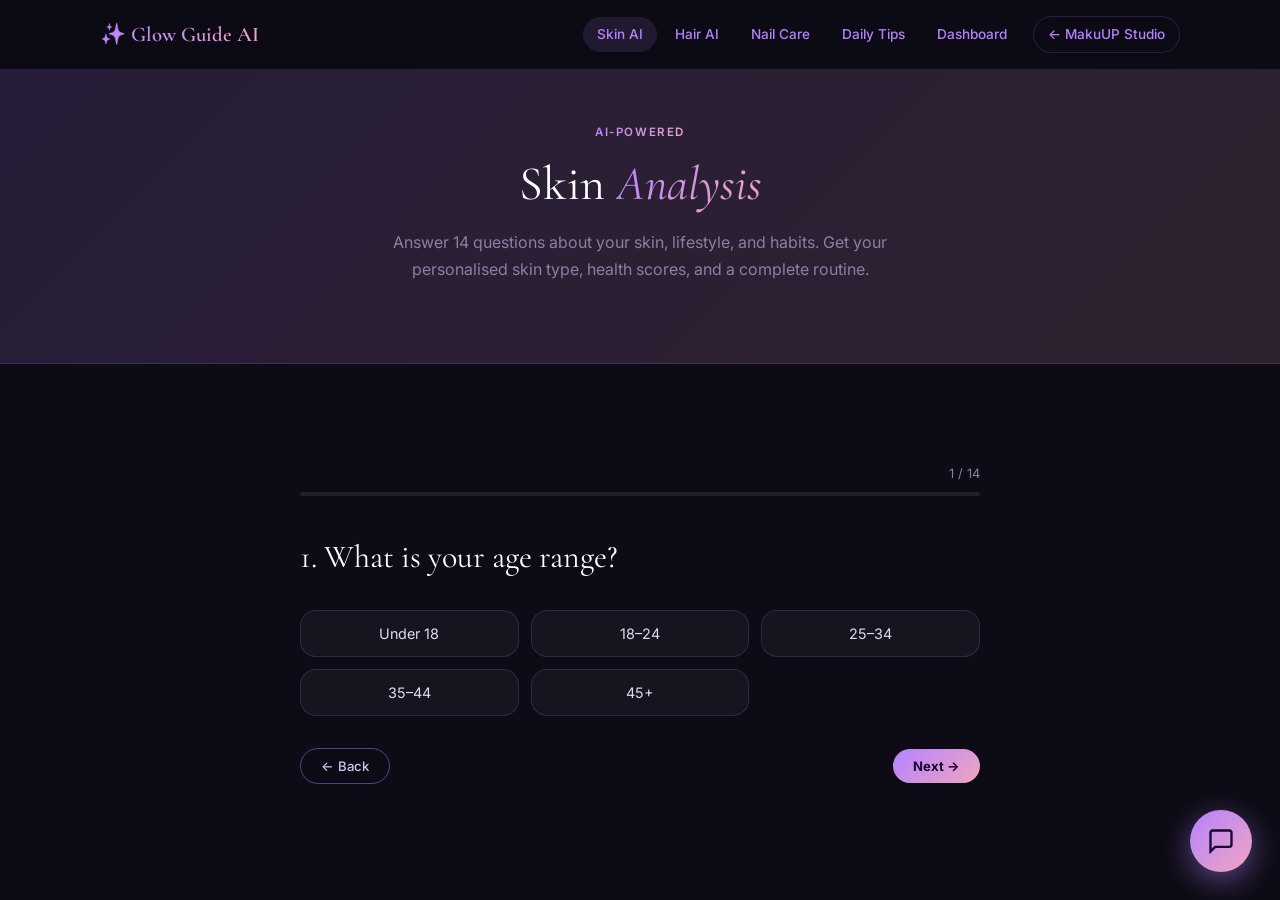
<file: glow-guide/skin-analysis/index.html>
<!DOCTYPE html>
<html lang="en">
<head>
    <meta charset="UTF-8">
    <meta name="viewport" content="width=device-width, initial-scale=1.0">
    <title>AI Skin Analysis — Glow Guide AI | MakuUP Studio</title>
    <meta name="description" content="Get your personalised skin type analysis, health score, and complete AM/PM routine powered by AI.">
    <link rel="preconnect" href="https://fonts.googleapis.com">
    <link href="https://fonts.googleapis.com/css2?family=Cormorant+Garamond:ital,wght@0,300;0,400;0,600;1,300;1,400&family=Inter:wght@300;400;500;600;700&display=swap" rel="stylesheet">
    <link rel="stylesheet" href="/glow-guide/glow-guide.css">
</head>
<body class="glow-guide-page" data-page="skin-analysis">

    <nav class="gg-nav" id="gg-nav">
        <div class="gg-nav-inner">
            <a href="/glow-guide/" class="gg-nav-logo">✨ Glow Guide AI</a>
            <div class="gg-nav-links" id="gg-nav-links">
                <a href="/glow-guide/skin-analysis/" class="gg-nav-link">Skin AI</a>
                <a href="/glow-guide/hair-analysis/" class="gg-nav-link">Hair AI</a>
                <a href="/glow-guide/nail-care/" class="gg-nav-link">Nail Care</a>
                <a href="/glow-guide/blog/" class="gg-nav-link">Daily Tips</a>
                <a href="/glow-guide/dashboard/" class="gg-nav-link">Dashboard</a>
                <a href="/" class="gg-nav-link gg-nav-back">← MakuUP Studio</a>
            </div>
            <button class="gg-nav-hamburger" id="gg-nav-hamburger">☰</button>
        </div>
    </nav>

    <div style="padding-top:var(--gg-nav-h);">
        <!-- Page Header -->
        <div style="background:var(--gg-grad-soft);border-bottom:1px solid var(--gg-border);padding:48px 0 40px;">
            <div class="gg-container" style="text-align:center;">
                <p class="gg-eyebrow">AI-Powered</p>
                <h1 class="gg-section-title">Skin <em>Analysis</em></h1>
                <p class="gg-section-sub" style="margin-inline:auto;">Answer 14 questions about your skin, lifestyle, and habits. Get your personalised skin type, health scores, and a complete routine.</p>
            </div>
        </div>

        <!-- Quiz Section -->
        <section class="gg-section" id="quiz-section">
            <div class="gg-container">
                <div class="gg-quiz-wrap" id="skin-quiz">
                    <div class="gg-quiz-counter" id="quiz-counter">1 / 14</div>
                    <div class="gg-quiz-progress-bar">
                        <div class="gg-quiz-progress-fill" id="quiz-progress"></div>
                    </div>
                    <div class="gg-quiz-steps" id="quiz-steps"></div>
                    <div class="gg-quiz-nav">
                        <button class="gg-btn-ghost gg-btn-sm gg-quiz-prev">← Back</button>
                        <button class="gg-btn-primary gg-btn-sm gg-quiz-next">Next →</button>
                    </div>
                </div>
            </div>
        </section>

        <!-- Loading -->
        <section id="loading-section" class="gg-loading" style="display:none;min-height:40vh;">
            <div class="gg-spinner"></div>
            <div class="gg-loading-text">Analysing your skin profile with AI...</div>
        </section>

        <!-- Result Section -->
        <section class="gg-section gg-result-section" id="result-section">
            <div class="gg-container">
                <!-- Hero Result -->
                <div class="gg-result-hero" style="margin-bottom:40px;">
                    <span class="gg-skin-type-badge" id="skin-type-badge">✨ Skin Type</span>
                    <h2 class="gg-section-title" style="margin-bottom:8px;">Your Skin <em>Report</em></h2>
                    <p style="color:var(--gg-text-muted);font-size:0.9rem;">Based on your answers, here's your personalised skin health report.</p>
                    <!-- Score Rings -->
                    <div class="gg-score-grid" style="margin-top:36px;">
                        <div style="text-align:center;">
                            <div class="gg-score-ring-wrap" id="ring-health" style="margin:0 auto 8px;"></div>
                            <div style="font-size:0.78rem;color:var(--gg-text-muted);">Overall Health</div>
                        </div>
                        <div style="text-align:center;">
                            <div class="gg-score-ring-wrap" id="ring-hydration" style="margin:0 auto 8px;"></div>
                            <div style="font-size:0.78rem;color:var(--gg-text-muted);">Hydration</div>
                        </div>
                        <div style="text-align:center;">
                            <div class="gg-score-ring-wrap" id="ring-sensitivity" style="margin:0 auto 8px;"></div>
                            <div style="font-size:0.78rem;color:var(--gg-text-muted);">Sensitivity</div>
                        </div>
                        <div style="text-align:center;">
                            <div id="ring-acne" style="height:130px;display:flex;align-items:center;justify-content:center;margin:0 auto 8px;"></div>
                            <div style="font-size:0.78rem;color:var(--gg-text-muted);">Acne Risk</div>
                        </div>
                    </div>
                </div>

                <!-- Routines -->
                <div style="display:grid;grid-template-columns:1fr 1fr;gap:24px;margin-bottom:40px;">
                    <div class="gg-card gg-card-pad">
                        <h3 style="font-family:var(--gg-font-serif);font-size:1.3rem;color:#fff;margin-bottom:20px;">☀️ Morning Routine</h3>
                        <ul class="gg-routine-list" id="morning-routine"></ul>
                    </div>
                    <div class="gg-card gg-card-pad">
                        <h3 style="font-family:var(--gg-font-serif);font-size:1.3rem;color:#fff;margin-bottom:20px;">🌙 Night Routine</h3>
                        <ul class="gg-routine-list" id="night-routine"></ul>
                    </div>
                </div>

                <!-- Ingredients -->
                <div style="margin-bottom:40px;">
                    <h3 style="font-family:var(--gg-font-serif);font-size:1.6rem;color:#fff;margin-bottom:24px;">🧪 Your Power <em>Ingredients</em></h3>
                    <div class="gg-ingredients-grid" id="ingredients-list"></div>
                </div>

                <!-- Actions -->
                <div style="display:flex;gap:16px;flex-wrap:wrap;justify-content:center;padding:32px;background:var(--gg-grad-soft);border:1px solid var(--gg-border);border-radius:var(--gg-radius-lg);">
                    <button onclick="window.location.reload()" class="gg-btn-ghost">🔄 Retake Quiz</button>
                    <a href="/glow-guide/dashboard/" class="gg-btn-ghost">📊 View Dashboard</a>
                    <a href="/glow-guide/chatbot/" class="gg-btn-primary">💬 Ask AI More Questions</a>
                    <a href="/#booking" class="gg-btn-ghost">💄 Book a Session</a>
                </div>
            </div>
        </section>
    </div>

    <!-- Floating Chatbot -->
    <button class="gg-chatbot-fab" id="gg-chatbot-fab" aria-label="Open AI Chat">
        <svg width="28" height="28" viewBox="0 0 24 24" fill="none" stroke="currentColor" stroke-width="2"><path d="M21 15a2 2 0 0 1-2 2H7l-4 4V5a2 2 0 0 1 2-2h14a2 2 0 0 1 2 2z"/></svg>
    </button>
    <div class="gg-chatbot-popup" id="gg-chatbot-popup" aria-hidden="true">
        <div class="gg-chatbot-header">
            <div class="gg-chatbot-avatar">✨</div>
            <div><div class="gg-chatbot-name">Glow Guide AI</div><div class="gg-chatbot-status">Ask about your skin type</div></div>
            <button class="gg-chatbot-close" id="gg-chatbot-close">×</button>
        </div>
        <div class="gg-chatbot-messages" id="gg-chatbot-messages">
            <div class="gg-typing-dots" id="gg-typing" style="display:none;"><span></span><span></span><span></span></div>
        </div>
        <div class="gg-quick-replies" id="gg-quick-replies"></div>
        <div class="gg-chatbot-input-row">
            <input type="text" id="gg-chat-input" placeholder="Ask about skincare..." autocomplete="off">
            <button id="gg-chat-send"><svg width="18" height="18" viewBox="0 0 24 24" fill="currentColor"><path d="M2.01 21L23 12 2.01 3 2 10l15 2-15 2z"/></svg></button>
        </div>
    </div>

    <script src="/glow-guide/glow-guide.js"></script>
    <script>
        // Wire quiz steps counter to progress bar elements
        document.addEventListener('DOMContentLoaded', () => {
            const progressFill = document.getElementById('quiz-progress');
            const counter = document.getElementById('quiz-counter');
            // Override selectors used in initQuiz
            document.getElementById('skin-quiz').querySelector('.gg-quiz-progress-fill');
        });
    </script>
</body>
</html>
</file>
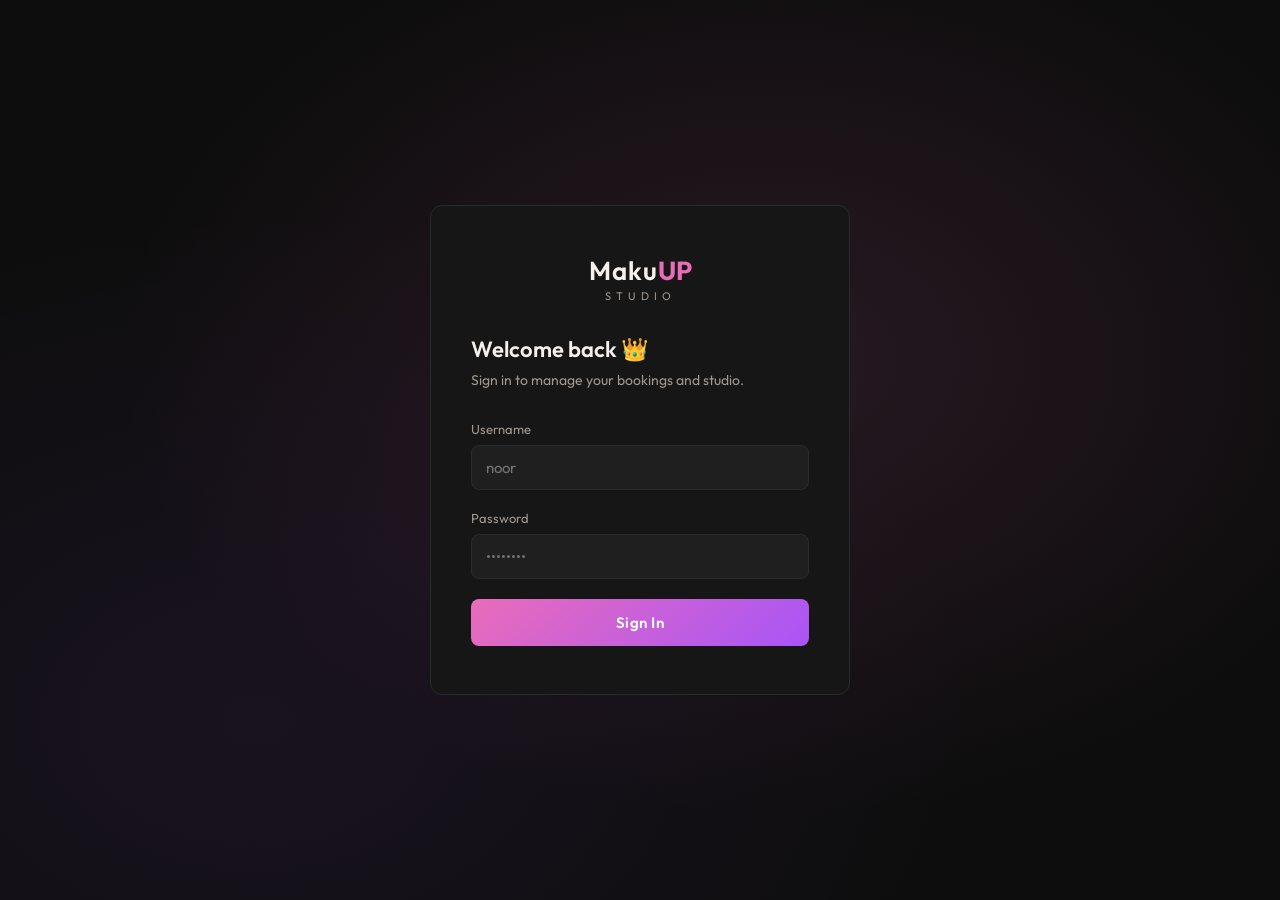
<file: dashboard.html>
<!DOCTYPE html>
<html lang="en">

<head>
    <meta charset="UTF-8" />
    <meta name="viewport" content="width=device-width, initial-scale=1.0" />
    <title>Dashboard — MakuUP Studio</title>
    <link rel="preconnect" href="https://fonts.googleapis.com" />
    <link rel="preconnect" href="https://fonts.gstatic.com" crossorigin />
    <link href="https://fonts.googleapis.com/css2?family=Cormorant+Garamond:ital,wght@0,400;0,600;1,400&family=Outfit:wght@300;400;500;600;700&display=swap" rel="stylesheet" />
    <style>
        /* ── Reset & Base ── */
        *, *::before, *::after { box-sizing: border-box; margin: 0; padding: 0; }
        :root {
            --bg: #0d0d0d;
            --surface: #161616;
            --surface-2: #1f1f1f;
            --border: #2a2a2a;
            --text: #f5f0eb;
            --text-muted: #a0978e;
            --accent: #e96cba;
            --accent-2: #a855f7;
            --success: #10b981;
            --warning: #f59e0b;
            --danger: #ef4444;
            --new: #3b82f6;
            --contacted: #f59e0b;
            --confirmed: #10b981;
            --radius: 12px;
            --font: 'Outfit', sans-serif;
        }
        html { font-size: 16px; }
        body {
            font-family: var(--font);
            background: var(--bg);
            color: var(--text);
            min-height: 100vh;
        }
        a { color: inherit; text-decoration: none; }
        button { cursor: pointer; font-family: var(--font); }
        input, select, textarea { font-family: var(--font); }

        /* ── Login Screen ── */
        #login-screen {
            min-height: 100vh;
            display: flex;
            align-items: center;
            justify-content: center;
            background: radial-gradient(ellipse at 60% 40%, rgba(233,108,186,0.12) 0%, transparent 60%),
                        radial-gradient(ellipse at 20% 80%, rgba(168,85,247,0.08) 0%, transparent 50%),
                        var(--bg);
        }
        .login-card {
            background: var(--surface);
            border: 1px solid var(--border);
            border-radius: var(--radius);
            padding: 48px 40px;
            width: 100%;
            max-width: 420px;
        }
        .login-logo {
            text-align: center;
            margin-bottom: 32px;
        }
        .login-logo .logo-maku { font-size: 26px; font-weight: 600; color: var(--text); letter-spacing: 1px; }
        .login-logo .logo-up   { font-size: 26px; font-weight: 700; color: var(--accent); }
        .login-logo .logo-studio { display: block; font-size: 11px; letter-spacing: 5px; color: var(--text-muted); margin-top: 2px; }
        .login-card h2 { font-size: 22px; font-weight: 600; margin-bottom: 8px; }
        .login-card p  { color: var(--text-muted); font-size: 14px; margin-bottom: 32px; }
        .field { margin-bottom: 20px; }
        .field label { display: block; font-size: 13px; color: var(--text-muted); margin-bottom: 8px; }
        .field input {
            width: 100%;
            background: var(--surface-2);
            border: 1px solid var(--border);
            border-radius: 8px;
            padding: 12px 14px;
            color: var(--text);
            font-size: 15px;
            outline: none;
            transition: border-color 0.2s;
        }
        .field input:focus { border-color: var(--accent); }
        .login-error {
            background: rgba(239,68,68,0.12);
            border: 1px solid rgba(239,68,68,0.3);
            border-radius: 8px;
            padding: 12px 14px;
            color: #fca5a5;
            font-size: 14px;
            margin-bottom: 20px;
            display: none;
        }
        .btn-login {
            width: 100%;
            padding: 14px;
            background: linear-gradient(135deg, var(--accent), var(--accent-2));
            color: #fff;
            border: none;
            border-radius: 8px;
            font-size: 15px;
            font-weight: 600;
            letter-spacing: 0.5px;
            transition: opacity 0.2s;
        }
        .btn-login:hover { opacity: 0.9; }
        .btn-login:disabled { opacity: 0.6; cursor: not-allowed; }

        /* ── Dashboard Layout ── */
        #dashboard-screen { display: none; flex-direction: column; min-height: 100vh; }
        .dash-header {
            display: flex;
            align-items: center;
            justify-content: space-between;
            padding: 0 32px;
            height: 64px;
            background: var(--surface);
            border-bottom: 1px solid var(--border);
            position: sticky;
            top: 0;
            z-index: 50;
        }
        .dash-logo { font-size: 18px; font-weight: 600; }
        .dash-logo .logo-up { color: var(--accent); }
        .dash-header-right { display: flex; align-items: center; gap: 16px; }
        .dash-user { font-size: 13px; color: var(--text-muted); }
        .btn-logout {
            padding: 8px 16px;
            background: transparent;
            border: 1px solid var(--border);
            border-radius: 8px;
            color: var(--text-muted);
            font-size: 13px;
            transition: all 0.2s;
        }
        .btn-logout:hover { border-color: var(--danger); color: var(--danger); }
        .dash-main { flex: 1; padding: 32px; }

        /* ── Stats Bar ── */
        .dash-stats {
            display: grid;
            grid-template-columns: repeat(auto-fit, minmax(160px, 1fr));
            gap: 16px;
            margin-bottom: 32px;
        }
        .stat-card {
            background: var(--surface);
            border: 1px solid var(--border);
            border-radius: var(--radius);
            padding: 20px;
        }
        .stat-card .s-num { font-size: 28px; font-weight: 700; margin-bottom: 4px; }
        .stat-card .s-lbl { font-size: 13px; color: var(--text-muted); }
        .stat-card.stat-new      .s-num { color: var(--new); }
        .stat-card.stat-contacted .s-num { color: var(--contacted); }
        .stat-card.stat-confirmed .s-num { color: var(--confirmed); }
        .stat-card.stat-total     .s-num { color: var(--accent); }

        /* ── Filters ── */
        .dash-filters {
            display: flex;
            gap: 12px;
            flex-wrap: wrap;
            margin-bottom: 24px;
        }
        .dash-filters input,
        .dash-filters select {
            background: var(--surface);
            border: 1px solid var(--border);
            border-radius: 8px;
            padding: 10px 14px;
            color: var(--text);
            font-size: 14px;
            outline: none;
            transition: border-color 0.2s;
        }
        .dash-filters input:focus,
        .dash-filters select:focus { border-color: var(--accent); }
        .dash-filters input { flex: 1; min-width: 200px; }
        .dash-filters select { min-width: 160px; }
        .btn-filter {
            padding: 10px 20px;
            background: linear-gradient(135deg, var(--accent), var(--accent-2));
            color: #fff;
            border: none;
            border-radius: 8px;
            font-size: 14px;
            font-weight: 500;
        }

        /* ── Bookings Table ── */
        .bookings-card {
            background: var(--surface);
            border: 1px solid var(--border);
            border-radius: var(--radius);
            overflow: hidden;
        }
        .bookings-card h3 {
            padding: 20px 24px;
            font-size: 17px;
            font-weight: 600;
            border-bottom: 1px solid var(--border);
        }
        .table-wrap { overflow-x: auto; }
        table { width: 100%; border-collapse: collapse; min-width: 700px; }
        thead th {
            text-align: left;
            padding: 14px 20px;
            font-size: 12px;
            font-weight: 600;
            color: var(--text-muted);
            letter-spacing: 0.6px;
            text-transform: uppercase;
            background: var(--surface-2);
            border-bottom: 1px solid var(--border);
        }
        tbody tr {
            border-bottom: 1px solid var(--border);
            transition: background 0.15s;
        }
        tbody tr:last-child { border-bottom: none; }
        tbody tr:hover { background: var(--surface-2); }
        tbody td { padding: 14px 20px; font-size: 14px; vertical-align: middle; }
        .td-name { font-weight: 500; }
        .td-contact { color: var(--text-muted); font-size: 13px; }
        .td-service { color: var(--accent); font-weight: 500; }

        /* Status badge */
        .badge {
            display: inline-block;
            padding: 4px 12px;
            border-radius: 20px;
            font-size: 12px;
            font-weight: 600;
            letter-spacing: 0.4px;
        }
        .badge-new       { background: rgba(59,130,246,0.15); color: #93c5fd; }
        .badge-contacted { background: rgba(245,158,11,0.15); color: #fcd34d; }
        .badge-confirmed { background: rgba(16,185,129,0.15); color: #6ee7b7; }

        /* Status select inline */
        .status-select {
            background: var(--surface-2);
            border: 1px solid var(--border);
            border-radius: 6px;
            padding: 6px 10px;
            color: var(--text);
            font-size: 13px;
            outline: none;
            cursor: pointer;
            transition: border-color 0.2s;
        }
        .status-select:focus { border-color: var(--accent); }
        .status-select option {
            background: #1f1f1f;
            color: #f5f0eb;
        }
        .status-select option[value="new"]       { color: #93c5fd; }
        .status-select option[value="contacted"] { color: #fcd34d; }
        .status-select option[value="confirmed"] { color: #6ee7b7; }

        /* Quick contact buttons (WhatsApp + Call) */
        .contact-actions { display: flex; gap: 6px; margin-top: 6px; }
        .btn-contact {
            display: inline-flex;
            align-items: center;
            justify-content: center;
            width: 28px;
            height: 28px;
            border-radius: 6px;
            border: none;
            cursor: pointer;
            transition: transform 0.15s, opacity 0.15s;
            text-decoration: none;
        }
        .btn-contact:hover { transform: scale(1.15); opacity: 0.9; }
        .btn-wa   { background: rgba(37,211,102,0.18); color: #25d366; }
        .btn-call { background: rgba(59,130,246,0.18); color: #60a5fa; }
        .btn-contact svg { width: 15px; height: 15px; }

        /* Action buttons */
        .td-actions { display: flex; gap: 8px; }
        .btn-action {
            padding: 6px 12px;
            border-radius: 6px;
            font-size: 12px;
            font-weight: 600;
            border: none;
            transition: opacity 0.2s;
        }
        .btn-action:hover { opacity: 0.8; }
        .btn-del  { background: rgba(239,68,68,0.15); color: #fca5a5; }
        .btn-save { background: rgba(16,185,129,0.15); color: #6ee7b7; }

        /* Empty / loading states */
        .table-empty {
            text-align: center;
            padding: 60px 20px;
            color: var(--text-muted);
        }
        .table-empty svg { margin-bottom: 16px; opacity: 0.3; }
        .loading-text { color: var(--text-muted); font-size: 14px; padding: 40px 20px; text-align: center; }

        /* Toast */
        #toast {
            position: fixed;
            bottom: 32px;
            right: 32px;
            background: var(--surface);
            border: 1px solid var(--border);
            border-radius: 10px;
            padding: 14px 20px;
            font-size: 14px;
            font-weight: 500;
            opacity: 0;
            transform: translateY(8px);
            transition: all 0.3s;
            z-index: 999;
        }
        #toast.show { opacity: 1; transform: translateY(0); }
        #toast.success { border-color: var(--success); color: var(--success); }
        #toast.error   { border-color: var(--danger);  color: #fca5a5; }

        /* ── Responsive ── */
        @media (max-width: 768px) {
            .dash-main { padding: 16px; }
            .login-card { padding: 32px 24px; margin: 16px; }
            .dash-header { padding: 0 16px; }
        }
    </style>
</head>

<body>

    <!-- ════════════════════════════════════
         LOGIN SCREEN
    ════════════════════════════════════ -->
    <div id="login-screen">
        <div class="login-card">
            <div class="login-logo">
                <span class="logo-maku">Maku</span><span class="logo-up">UP</span>
                <span class="logo-studio">STUDIO</span>
            </div>
            <h2>Welcome back 👑</h2>
            <p>Sign in to manage your bookings and studio.</p>

            <div class="login-error" id="login-error"></div>

            <form id="login-form">
                <div class="field">
                    <label for="l-username">Username</label>
                    <input type="text" id="l-username" placeholder="noor" autocomplete="username" required />
                </div>
                <div class="field">
                    <label for="l-password">Password</label>
                    <input type="password" id="l-password" placeholder="••••••••" autocomplete="current-password" required />
                </div>
                <button class="btn-login" type="submit" id="login-btn">Sign In</button>
            </form>
        </div>
    </div>

    <!-- ════════════════════════════════════
         DASHBOARD SCREEN
    ════════════════════════════════════ -->
    <div id="dashboard-screen">

        <!-- Header -->
        <header class="dash-header">
            <div class="dash-logo">
                Maku<span class="logo-up">UP</span> <span style="font-size:11px;letter-spacing:4px;color:var(--text-muted);font-weight:400;">STUDIO</span>
            </div>
            <div class="dash-header-right">
                <span class="dash-user" id="dash-username"></span>
                <button class="btn-logout" id="logout-btn">Sign Out</button>
            </div>
        </header>

        <!-- Main Content -->
        <main class="dash-main">

            <!-- Stats -->
            <div class="dash-stats">
                <div class="stat-card stat-total">
                    <div class="s-num" id="stat-total">—</div>
                    <div class="s-lbl">Total Bookings</div>
                </div>
                <div class="stat-card stat-new">
                    <div class="s-num" id="stat-new">—</div>
                    <div class="s-lbl">New</div>
                </div>
                <div class="stat-card stat-contacted">
                    <div class="s-num" id="stat-contacted">—</div>
                    <div class="s-lbl">Contacted</div>
                </div>
                <div class="stat-card stat-confirmed">
                    <div class="s-num" id="stat-confirmed">—</div>
                    <div class="s-lbl">Confirmed</div>
                </div>
            </div>

            <!-- Filters -->
            <div class="dash-filters">
                <input type="text"   id="search-input"  placeholder="Search by name, email, or phone…" />
                <select id="status-filter">
                    <option value="">All Statuses</option>
                    <option value="new">New</option>
                    <option value="contacted">Contacted</option>
                    <option value="confirmed">Confirmed</option>
                </select>
                <input type="date" id="date-filter" />
                <button class="btn-filter" id="apply-filter-btn">Search</button>
            </div>

            <!-- Bookings Table -->
            <div class="bookings-card">
                <h3>Booking Enquiries</h3>
                <div class="table-wrap">
                    <table id="bookings-table">
                        <thead>
                            <tr>
                                <th>Client</th>
                                <th>Service</th>
                                <th>Date</th>
                                <th>Submitted At</th>
                                <th>Status</th>
                                <th>Message</th>
                                <th>Actions</th>
                            </tr>
                        </thead>
                        <tbody id="bookings-tbody">
                            <tr><td colspan="7" class="loading-text">Loading bookings…</td></tr>
                        </tbody>
                    </table>
                </div>
            </div><!-- /.bookings-card -->

            <!-- ── Pending Reviews ── -->
            <div class="bookings-card" id="pending-reviews-card" style="margin-top:28px">
                <h3 style="display:flex;align-items:center;gap:10px">
                    Pending Reviews
                    <span id="pending-count-badge" style="font-size:0.75rem;background:rgba(200,85,247,0.2);color:#c855f7;border:1px solid rgba(200,85,247,0.3);padding:2px 10px;border-radius:20px;font-weight:600;">0</span>
                </h3>
                <div class="table-wrap">
                    <table id="reviews-table">
                        <thead>
                            <tr>
                                <th>Client</th>
                                <th>Service</th>
                                <th>Rating</th>
                                <th>Review</th>
                                <th>Actions</th>
                            </tr>
                        </thead>
                        <tbody id="reviews-tbody">
                            <tr><td colspan="5" class="loading-text">Loading pending reviews...</td></tr>
                        </tbody>
                    </table>
                </div>
            </div><!-- /.pending-reviews-card -->

        </main>
    </div>

    <!-- Toast Notification -->
    <div id="toast"></div>

    <script>
    (function () {
        'use strict';

        // 🔧 LOCAL DEV — change to Railway URL before deploying
        const API_BASE = 'https://makuup-backend.onrender.com';
        // const API_BASE = 'http://127.0.0.1:8000';

        // ─── State ───
        let accessToken  = localStorage.getItem('makuup_access')  || '';
        let refreshToken = localStorage.getItem('makuup_refresh') || '';
        let username     = localStorage.getItem('makuup_user')    || '';

        // ─── Elements ───
        const loginScreen  = document.getElementById('login-screen');
        const dashScreen   = document.getElementById('dashboard-screen');
        const loginForm    = document.getElementById('login-form');
        const loginError   = document.getElementById('login-error');
        const loginBtn     = document.getElementById('login-btn');
        const logoutBtn    = document.getElementById('logout-btn');
        const dashUsername = document.getElementById('dash-username');
        const tbody        = document.getElementById('bookings-tbody');
        const toastEl      = document.getElementById('toast');

        // Stats
        const statTotal     = document.getElementById('stat-total');
        const statNew       = document.getElementById('stat-new');
        const statContacted = document.getElementById('stat-contacted');
        const statConfirmed = document.getElementById('stat-confirmed');

        // ─── Toast ───
        let toastTimer;
        function showToast(msg, type = 'success') {
            clearTimeout(toastTimer);
            toastEl.textContent = (type === 'success' ? '✓ ' : '✗ ') + msg;
            toastEl.className   = `show ${type}`;
            toastTimer = setTimeout(() => { toastEl.className = ''; }, 3500);
        }

        // ─── Auth helpers ───
        function authHeaders() {
            return {
                'Content-Type': 'application/json',
                'Authorization': `Bearer ${accessToken}`,
            };
        }

        function saveTokens(access, refresh, user) {
            accessToken  = access;
            refreshToken = refresh;
            username     = user;
            localStorage.setItem('makuup_access',  access);
            localStorage.setItem('makuup_refresh', refresh);
            localStorage.setItem('makuup_user',    user);
        }

        function clearTokens() {
            accessToken  = '';
            refreshToken = '';
            username     = '';
            localStorage.removeItem('makuup_access');
            localStorage.removeItem('makuup_refresh');
            localStorage.removeItem('makuup_user');
        }

        // ─── Try to refresh access token ───
        async function tryRefresh() {
            if (!refreshToken) return false;
            try {
                const res = await fetch(`${API_BASE}/api/auth/refresh/`, {
                    method: 'POST',
                    headers: { 'Content-Type': 'application/json' },
                    body: JSON.stringify({ refresh: refreshToken }),
                });
                if (!res.ok) return false;
                const data = await res.json();
                accessToken = data.access;
                localStorage.setItem('makuup_access', data.access);
                return true;
            } catch { return false; }
        }

        // ─── Show / Hide screens ───
        function showDashboard() {
            loginScreen.style.display   = 'none';
            dashScreen.style.display    = 'flex';
            dashUsername.textContent    = `👤 ${username}`;
            loadBookings();
            loadPendingReviews();
        }

        function showLogin() {
            loginScreen.style.display   = 'flex';
            dashScreen.style.display    = 'none';
        }

        // ─── Init: auto-login if token exists ───
        if (accessToken && username) {
            showDashboard();
        } else {
            showLogin();
        }

        // ─── Login ───
        loginForm.addEventListener('submit', async (e) => {
            e.preventDefault();
            loginError.style.display = 'none';
            loginBtn.textContent = 'Signing in…';
            loginBtn.disabled    = true;

            const user = document.getElementById('l-username').value.trim();
            const pass = document.getElementById('l-password').value;

            try {
                const res = await fetch(`${API_BASE}/api/auth/login/`, {
                    method: 'POST',
                    headers: { 'Content-Type': 'application/json' },
                    body: JSON.stringify({ username: user, password: pass }),
                });
                const data = await res.json();
                if (res.ok) {
                    saveTokens(data.access, data.refresh, data.username);
                    showDashboard();
                } else {
                    loginError.textContent    = data.error || 'Invalid credentials.';
                    loginError.style.display  = 'block';
                }
            } catch {
                loginError.textContent   = 'Cannot connect to API server. Is the backend running?';
                loginError.style.display = 'block';
            } finally {
                loginBtn.textContent = 'Sign In';
                loginBtn.disabled    = false;
            }
        });

        // ─── Logout ───
        logoutBtn.addEventListener('click', async () => {
            try {
                await fetch(`${API_BASE}/api/auth/logout/`, {
                    method: 'POST',
                    headers: authHeaders(),
                });
            } catch (_) {}
            clearTokens();
            showLogin();
        });

        // ─── Filters ───
        document.getElementById('apply-filter-btn').addEventListener('click', loadBookings);
        document.getElementById('search-input').addEventListener('keydown', (e) => {
            if (e.key === 'Enter') loadBookings();
        });

        // ─── Load Bookings ───
        async function loadBookings() {
            tbody.innerHTML = '<tr><td colspan="7" class="loading-text">Loading…</td></tr>';

            const search = document.getElementById('search-input').value.trim();
            const status = document.getElementById('status-filter').value;
            const date   = document.getElementById('date-filter').value;

            const params = new URLSearchParams();
            if (search) params.set('search', search);
            if (status) params.set('status', status);
            if (date)   params.set('date',   date);

            let res;
            try {
                res = await fetch(`${API_BASE}/api/bookings/list/?${params}`, {
                    headers: authHeaders(),
                });
            } catch {
                tbody.innerHTML = '<tr><td colspan="7" class="table-empty">Connection failed.</td></tr>';
                return;
            }

            // Token expired? Try refresh
            if (res.status === 401 || res.status === 403) {
                const refreshed = await tryRefresh();
                if (!refreshed) { clearTokens(); showLogin(); return; }
                res = await fetch(`${API_BASE}/api/bookings/list/?${params}`, {
                    headers: authHeaders(),
                });
            }

            if (!res.ok) {
                tbody.innerHTML = '<tr><td colspan="7" class="table-empty">Failed to load bookings.</td></tr>';
                return;
            }

            const data = await res.json();
            renderBookings(data.bookings || []);
            updateStats(data.bookings || []);
        }

        // ─── Render Bookings ───
        function renderBookings(bookings) {
            if (!bookings.length) {
                tbody.innerHTML = `
                  <tr><td colspan="7" class="table-empty">
                    <div>📭 No bookings found</div>
                  </td></tr>`;
                return;
            }

            function fmtSubmitted(iso) {
                if (!iso) return '—';
                const d = new Date(iso);
                return d.toLocaleString('en-IN', {
                    day:    '2-digit',
                    month:  'short',
                    year:   'numeric',
                    hour:   '2-digit',
                    minute: '2-digit',
                    hour12: true,
                    timeZone: 'Asia/Kolkata'
                });
            }

            tbody.innerHTML = bookings.map(b => `
              <tr id="row-${b.id}">
                <td>
                  <div class="td-name">${escH(b.name)}</div>
                  <div class="td-contact">${escH(b.email)}</div>
                  <div class="td-contact">${escH(b.phone)}</div>
                  ${b.phone ? `
                  <div class="contact-actions">
                    <a class="btn-contact btn-wa"
                       href="https://wa.me/${waNumber(b.phone)}"
                       target="_blank"
                       title="WhatsApp ${escH(b.name)}">
                      <svg viewBox="0 0 24 24" fill="currentColor">
                        <path d="M17.472 14.382c-.297-.149-1.758-.867-2.03-.967-.273-.099-.471-.148-.67.15-.197.297-.767.966-.94 1.164-.173.199-.347.223-.644.075-.297-.15-1.255-.463-2.39-1.475-.883-.788-1.48-1.761-1.653-2.059-.173-.297-.018-.458.13-.606.134-.133.298-.347.446-.52.149-.174.198-.298.298-.497.099-.198.05-.371-.025-.52-.075-.149-.669-1.612-.916-2.207-.242-.579-.487-.5-.669-.51-.173-.008-.371-.01-.57-.01-.198 0-.52.074-.792.372-.272.297-1.04 1.016-1.04 2.479 0 1.462 1.065 2.875 1.213 3.074.149.198 2.096 3.2 5.077 4.487.709.306 1.262.489 1.694.625.712.227 1.36.195 1.871.118.571-.085 1.758-.719 2.006-1.413.248-.694.248-1.289.173-1.413-.074-.124-.272-.198-.57-.347z"/>
                        <path d="M12 0C5.373 0 0 5.373 0 12c0 2.117.554 4.1 1.523 5.823L.057 23.571 6 22.104A11.954 11.954 0 0012 24c6.627 0 12-5.373 12-12S18.627 0 12 0zm0 22c-1.891 0-3.651-.52-5.153-1.422l-.37-.22-3.827.999 1.025-3.726-.241-.383A9.958 9.958 0 012 12C2 6.477 6.477 2 12 2s10 4.477 10 10-4.477 10-10 10z"/>
                      </svg>
                    </a>
                    <a class="btn-contact btn-call"
                       href="tel:${escH(b.phone)}"
                       title="Call ${escH(b.name)}">
                      <svg viewBox="0 0 24 24" fill="none" stroke="currentColor" stroke-width="2" stroke-linecap="round" stroke-linejoin="round">
                        <path d="M22 16.92v3a2 2 0 01-2.18 2 19.79 19.79 0 01-8.63-3.07A19.5 19.5 0 013.07 8.8 19.79 19.79 0 01.21 2.18C.2 1.12.96.2 2.07.2H5.1a2 2 0 012 1.72c.127.96.361 1.903.7 2.81a2 2 0 01-.45 2.11L6.1 7.91a16 16 0 006 6l1.27-1.27a2 2 0 012.11-.45c.907.339 1.85.573 2.81.7A2 2 0 0122 15.92v1z"/>
                      </svg>
                    </a>
                  </div>` : ''}
                </td>
                <td class="td-service">${labelOf(b.service)}</td>
                <td>${escH(b.date)}</td>
                <td style="font-size:12px;color:var(--text-muted);white-space:nowrap;">${fmtSubmitted(b.created_at)}</td>
                <td>
                  <select class="status-select" data-id="${b.id}" onchange="updateStatus('${b.id}', this.value)">
                    <option value="new"       ${b.status==='new'       ? 'selected' : ''}>New</option>
                    <option value="contacted" ${b.status==='contacted' ? 'selected' : ''}>Contacted</option>
                    <option value="confirmed" ${b.status==='confirmed' ? 'selected' : ''}>Confirmed</option>
                  </select>
                </td>
                <td style="max-width:180px;overflow:hidden;text-overflow:ellipsis;white-space:nowrap;color:var(--text-muted);font-size:13px;"
                    title="${escH(b.message)}">${escH(b.message) || '—'}</td>
                <td class="td-actions">
                  <button class="btn-action btn-del" onclick="deleteBooking('${b.id}', '${escH(b.name)}')">Delete</button>
                </td>
              </tr>
            `).join('');
        }

        // ─── Update Stats ───
        function updateStats(bookings) {
            statTotal.textContent     = bookings.length;
            statNew.textContent       = bookings.filter(b => b.status === 'new').length;
            statContacted.textContent = bookings.filter(b => b.status === 'contacted').length;
            statConfirmed.textContent = bookings.filter(b => b.status === 'confirmed').length;
        }

        // ─── Update Status ───
        window.updateStatus = async function (bookingId, newStatus) {
            try {
                const res = await fetch(`${API_BASE}/api/bookings/update-status/${bookingId}/`, {
                    method:  'PATCH',
                    headers: authHeaders(),
                    body:    JSON.stringify({ status: newStatus }),
                });
                if (res.ok) {
                    showToast(`Status updated to "${newStatus}"`, 'success');
                    loadBookings();
                } else {
                    showToast('Failed to update status', 'error');
                }
            } catch {
                showToast('Connection error', 'error');
            }
        };

        // ─── Delete Booking ───
        window.deleteBooking = async function (bookingId, name) {
            if (!confirm(`Delete booking for "${name}"? This cannot be undone.`)) return;
            try {
                const res = await fetch(`${API_BASE}/api/bookings/delete/${bookingId}/`, {
                    method:  'DELETE',
                    headers: authHeaders(),
                });
                if (res.ok) {
                    showToast(`Booking for ${name} deleted.`, 'success');
                    loadBookings();
                } else {
                    showToast('Failed to delete booking.', 'error');
                }
            } catch {
                showToast('Connection error.', 'error');
            }
        };

        // ─── PENDING REVIEWS ─────────────────────────────────────
        async function loadPendingReviews() {
            const tbody = document.getElementById('reviews-tbody');
            const badge = document.getElementById('pending-count-badge');
            if (!tbody) return;
            try {
                const res   = await fetch(`${API_BASE}/api/testimonials/pending/`, { headers: authHeaders() });
                const data  = await res.json();
                const items = data.testimonials || [];
                if (badge) badge.textContent = items.length;
                if (!items.length) {
                    tbody.innerHTML = '<tr><td colspan="5" class="loading-text" style="color:#6ee7b7">&#10003; No pending reviews &#8212; all clear!</td></tr>';
                    return;
                }
                tbody.innerHTML = items.map(t => {
                    const stars = '&#9733;'.repeat(t.rating) + '&#9734;'.repeat(5 - t.rating);
                    const loc   = [labelOf(t.service), t.location].filter(Boolean).join(' &middot; ');
                    return `<tr>
                        <td><strong>${escH(t.name)}</strong><br><small style="color:#8b7fa3">${loc}</small></td>
                        <td>${escH(labelOf(t.service)) || '&mdash;'}</td>
                        <td style="color:#d4a853;font-size:1rem;letter-spacing:2px">${stars}</td>
                        <td style="max-width:280px;white-space:normal;font-size:0.85rem;color:#c8bdd6;font-style:italic">&ldquo;${escH(t.quote)}&rdquo;</td>
                        <td>
                            <button onclick="approveReview('${t.id}','${escH(t.name)}')"
                                style="background:rgba(16,185,129,0.15);color:#6ee7b7;border:1px solid rgba(16,185,129,0.25);padding:6px 14px;border-radius:8px;cursor:pointer;font-size:0.8rem;margin-right:6px;">
                                &#10003; Approve
                            </button>
                            <button onclick="deleteReview('${t.id}','${escH(t.name)}')"
                                style="background:rgba(239,68,68,0.12);color:#fca5a5;border:1px solid rgba(239,68,68,0.25);padding:6px 14px;border-radius:8px;cursor:pointer;font-size:0.8rem;">
                                &#10005; Reject
                            </button>
                        </td>
                    </tr>`;
                }).join('');
            } catch {
                if (tbody) tbody.innerHTML = '<tr><td colspan="5" class="loading-text">Could not load pending reviews.</td></tr>';
            }
        }

        window.approveReview = async function (testiId, name) {
            try {
                const res = await fetch(`${API_BASE}/api/testimonials/approve/${testiId}/`, {
                    method: 'PATCH', headers: authHeaders(),
                });
                if (res.ok) { showToast(`Review by "${name}" approved!`, 'success'); loadPendingReviews(); }
                else         { showToast('Failed to approve review.', 'error'); }
            } catch { showToast('Connection error.', 'error'); }
        };

        window.deleteReview = async function (testiId, name) {
            if (!confirm(`Reject and delete review by "${name}"? This cannot be undone.`)) return;
            try {
                const res = await fetch(`${API_BASE}/api/testimonials/delete/${testiId}/`, {
                    method: 'DELETE', headers: authHeaders(),
                });
                if (res.ok) { showToast(`Review by "${name}" rejected.`, 'success'); loadPendingReviews(); }
                else         { showToast('Failed to reject review.', 'error'); }
            } catch { showToast('Connection error.', 'error'); }
        };

        // ─── Helpers ───
        const SERVICE_LABELS = {
            bridal: 'Bridal Makeup', editorial: 'Editorial & Fashion',
            sangeet: 'Sangeet & Event', engagement: 'Engagement Ceremony',
            mehendi: 'Mehendi Ceremony', everyday: 'Everyday Glam',
            lessons: 'Makeup Lessons', skincare: 'Skincare Prep',
        };
        function labelOf(slug) { return SERVICE_LABELS[slug] || slug || '—'; }
        function escH(str) {
            const d = document.createElement('div');
            d.textContent = str || '';
            return d.innerHTML;
        }
        // Format phone for WhatsApp wa.me link
        // Strips non-digits; adds 91 for Indian 10-digit numbers
        function waNumber(phone) {
            let digits = (phone || '').replace(/\D/g, '');
            if (digits.length === 10 && /^[6-9]/.test(digits)) {
                digits = '91' + digits;
            }
            return digits;
        }
    })();
    </script>
</body>
</html>
</file>
<file: glow-guide/glow-guide.css>
/* ============================================================
   GLOW GUIDE AI — Design System
   Premium beauty wellness extension of MakuUP Studio
   ============================================================ */

@import url('https://fonts.googleapis.com/css2?family=Cormorant+Garamond:ital,wght@0,300;0,400;0,600;1,300;1,400&family=Inter:wght@300;400;500;600;700&display=swap');

/* ── CSS Variables ── */
:root {
    --gg-bg:             #0d0b15;
    --gg-bg-2:           #110e1c;
    --gg-surface:        #1a1628;
    --gg-surface-2:      #221e32;
    --gg-surface-3:      #2a2540;
    --gg-border:         rgba(180, 130, 255, 0.18);
    --gg-border-hover:   rgba(180, 130, 255, 0.45);
    --gg-lavender:       #b482ff;
    --gg-lavender-soft:  rgba(180, 130, 255, 0.12);
    --gg-lavender-mid:   rgba(180, 130, 255, 0.3);
    --gg-rose:           #f0a5c0;
    --gg-rose-soft:      rgba(240, 165, 192, 0.12);
    --gg-gold:           #f5c842;
    --gg-gold-soft:      rgba(245, 200, 66, 0.15);
    --gg-text:           #e2d9f3;
    --gg-text-muted:     #8b7fa3;
    --gg-text-faint:     rgba(139, 127, 163, 0.5);
    --gg-grad:           linear-gradient(135deg, #b482ff, #f0a5c0);
    --gg-grad-rev:       linear-gradient(135deg, #f0a5c0, #b482ff);
    --gg-grad-soft:      linear-gradient(135deg, rgba(180,130,255,0.15), rgba(240,165,192,0.15));
    --gg-grad-gold:      linear-gradient(135deg, #f5c842, #f0a5c0);
    --gg-radius:         16px;
    --gg-radius-lg:      24px;
    --gg-radius-xl:      32px;
    --gg-shadow:         0 8px 32px rgba(0, 0, 0, 0.45);
    --gg-shadow-lg:      0 20px 60px rgba(0, 0, 0, 0.55);
    --gg-glow:           0 0 40px rgba(180, 130, 255, 0.15);
    --gg-glow-strong:    0 0 80px rgba(180, 130, 255, 0.3);
    --gg-font-sans:      'Inter', sans-serif;
    --gg-font-serif:     'Cormorant Garamond', serif;
    --gg-ease:           cubic-bezier(0.4, 0, 0.2, 1);
    --gg-ease-spring:    cubic-bezier(0.34, 1.56, 0.64, 1);
    --gg-nav-h:          70px;
}

/* ============================================================
   RESET & BASE
   ============================================================ */

*, *::before, *::after { box-sizing: border-box; margin: 0; padding: 0; }

body.glow-guide-page {
    background-color: var(--gg-bg);
    color: var(--gg-text);
    font-family: var(--gg-font-sans);
    font-size: 16px;
    line-height: 1.6;
    -webkit-font-smoothing: antialiased;
    overflow-x: hidden;
}

body.glow-guide-page a { color: var(--gg-lavender); text-decoration: none; }
body.glow-guide-page a:hover { color: var(--gg-rose); }
body.glow-guide-page img { max-width: 100%; display: block; }
body.glow-guide-page ul { list-style: none; }

.gg-container {
    max-width: 1200px;
    margin-inline: auto;
    padding-inline: clamp(20px, 5vw, 60px);
}

.gg-section {
    padding: clamp(60px, 10vw, 100px) 0;
}

/* ── Section Labels ── */
.gg-eyebrow {
    display: inline-block;
    font-family: var(--gg-font-sans);
    font-size: 0.72rem;
    font-weight: 600;
    letter-spacing: 0.14em;
    text-transform: uppercase;
    background: var(--gg-grad);
    -webkit-background-clip: text;
    -webkit-text-fill-color: transparent;
    background-clip: text;
    margin-bottom: 16px;
}

.gg-section-title {
    font-family: var(--gg-font-serif);
    font-size: clamp(2rem, 4vw, 3rem);
    font-weight: 400;
    color: #fff;
    line-height: 1.15;
    margin-bottom: 16px;
}

.gg-section-title em {
    font-style: italic;
    background: var(--gg-grad);
    -webkit-background-clip: text;
    -webkit-text-fill-color: transparent;
    background-clip: text;
}

.gg-section-sub {
    color: var(--gg-text-muted);
    font-size: 1rem;
    max-width: 560px;
    line-height: 1.7;
    margin-bottom: 40px;
}

/* ============================================================
   NAVIGATION
   ============================================================ */

.gg-nav {
    position: fixed;
    top: 0; left: 0; right: 0;
    height: var(--gg-nav-h);
    background: rgba(13, 11, 21, 0.85);
    backdrop-filter: blur(24px);
    -webkit-backdrop-filter: blur(24px);
    border-bottom: 1px solid var(--gg-border);
    z-index: 1000;
    transition: background 0.3s;
}

.gg-nav-inner {
    max-width: 1200px;
    margin-inline: auto;
    padding-inline: clamp(20px, 5vw, 60px);
    height: 100%;
    display: flex;
    align-items: center;
    gap: 32px;
}

.gg-nav-logo {
    font-family: var(--gg-font-serif);
    font-size: 1.3rem;
    font-weight: 600;
    background: var(--gg-grad);
    -webkit-background-clip: text;
    -webkit-text-fill-color: transparent;
    background-clip: text;
    white-space: nowrap;
    text-decoration: none;
    flex-shrink: 0;
}

.gg-nav-links {
    display: flex;
    align-items: center;
    gap: 4px;
    margin-left: auto;
}

.gg-nav-link {
    padding: 7px 14px;
    border-radius: 50px;
    font-size: 0.85rem;
    font-weight: 500;
    color: var(--gg-text-muted);
    transition: color 0.2s, background 0.2s;
    white-space: nowrap;
    text-decoration: none;
}

.gg-nav-link:hover,
.gg-nav-link.active {
    color: var(--gg-lavender);
    background: var(--gg-lavender-soft);
}

.gg-nav-back {
    border: 1px solid var(--gg-border);
    margin-left: 8px;
    color: var(--gg-text-muted);
}

.gg-nav-back:hover {
    border-color: var(--gg-border-hover);
    background: var(--gg-lavender-soft);
}

.gg-nav-hamburger {
    display: none;
    background: none;
    border: none;
    color: var(--gg-text);
    font-size: 1.4rem;
    cursor: pointer;
    padding: 4px 8px;
    margin-left: auto;
}

/* ============================================================
   BUTTONS
   ============================================================ */

.gg-btn-primary {
    display: inline-flex;
    align-items: center;
    gap: 8px;
    padding: 14px 32px;
    background: var(--gg-grad);
    border: none;
    border-radius: 50px;
    color: #1a0533;
    font-family: var(--gg-font-sans);
    font-size: 0.92rem;
    font-weight: 700;
    cursor: pointer;
    text-decoration: none;
    transition: transform 0.25s var(--gg-ease-spring), box-shadow 0.25s;
    white-space: nowrap;
    text-shadow: none;
}

.gg-btn-primary:hover {
    transform: translateY(-3px);
    box-shadow: 0 10px 40px rgba(180, 130, 255, 0.55);
    color: #1a0533;
}

.gg-btn-primary:active { transform: translateY(-1px); }

.gg-btn-ghost {
    display: inline-flex;
    align-items: center;
    gap: 8px;
    padding: 13px 30px;
    background: transparent;
    border: 1.5px solid var(--gg-border-hover);
    border-radius: 50px;
    color: #d4c5f0;
    font-family: var(--gg-font-sans);
    font-size: 0.92rem;
    font-weight: 500;
    cursor: pointer;
    text-decoration: none;
    transition: background 0.2s, border-color 0.2s, transform 0.2s, color 0.2s;
}

.gg-btn-ghost:hover {
    background: var(--gg-lavender-soft);
    border-color: var(--gg-lavender);
    transform: translateY(-2px);
    color: #e8dcff;
}

.gg-btn-sm {
    padding: 9px 20px;
    font-size: 0.82rem;
    border-radius: 50px;
}

/* ============================================================
   GLASSMORPHISM CARD
   ============================================================ */

.gg-card {
    background: rgba(26, 22, 40, 0.75);
    backdrop-filter: blur(20px);
    -webkit-backdrop-filter: blur(20px);
    border: 1px solid var(--gg-border);
    border-radius: var(--gg-radius-lg);
    box-shadow: var(--gg-shadow), var(--gg-glow);
    transition: transform 0.3s var(--gg-ease), border-color 0.3s, box-shadow 0.3s;
}

.gg-card:hover {
    transform: translateY(-6px);
    border-color: var(--gg-border-hover);
    box-shadow: var(--gg-shadow-lg), 0 0 60px rgba(180, 130, 255, 0.22);
}

.gg-card-pad { padding: 32px; }

/* ============================================================
   HERO SECTION
   ============================================================ */

.gg-hero {
    min-height: 100vh;
    display: flex;
    align-items: center;
    position: relative;
    overflow: hidden;
    padding-top: var(--gg-nav-h);
}

.gg-hero-content {
    position: relative;
    z-index: 2;
    text-align: center;
    max-width: 780px;
    margin-inline: auto;
    padding: 60px 20px;
}

/* Animated background orbs */
.gg-orb {
    position: absolute;
    border-radius: 50%;
    filter: blur(80px);
    pointer-events: none;
    z-index: 0;
}

.gg-orb-1 {
    width: 500px; height: 500px;
    background: radial-gradient(circle, rgba(180,130,255,0.22) 0%, transparent 70%);
    top: -100px; left: -150px;
    animation: ggPulseGlow 8s ease-in-out infinite;
}

.gg-orb-2 {
    width: 400px; height: 400px;
    background: radial-gradient(circle, rgba(240,165,192,0.18) 0%, transparent 70%);
    bottom: -80px; right: -100px;
    animation: ggPulseGlow 10s ease-in-out infinite reverse;
}

.gg-orb-3 {
    width: 300px; height: 300px;
    background: radial-gradient(circle, rgba(180,130,255,0.1) 0%, transparent 70%);
    top: 40%; left: 60%;
    animation: ggPulseGlow 12s ease-in-out infinite 2s;
}

/* Headline */
.gg-headline {
    font-family: var(--gg-font-serif);
    font-size: clamp(3rem, 7vw, 5.5rem);
    font-weight: 400;
    line-height: 1.08;
    color: #fff;
    margin-bottom: 24px;
    animation: ggSlideUp 0.8s var(--gg-ease) both;
}

.gg-headline .gg-grad-text {
    background: var(--gg-grad);
    -webkit-background-clip: text;
    -webkit-text-fill-color: transparent;
    background-clip: text;
    font-style: italic;
}

.gg-hero-sub {
    font-size: clamp(1rem, 2.5vw, 1.2rem);
    color: var(--gg-text-muted);
    max-width: 560px;
    margin-inline: auto;
    margin-bottom: 40px;
    line-height: 1.7;
    animation: ggSlideUp 0.8s var(--gg-ease) 0.15s both;
}

.gg-hero-ctas {
    display: flex;
    gap: 16px;
    justify-content: center;
    flex-wrap: wrap;
    animation: ggSlideUp 0.8s var(--gg-ease) 0.3s both;
}

/* Floating glass cards in hero */
.gg-float-cards {
    position: absolute;
    inset: 0;
    z-index: 1;
    pointer-events: none;
}

.gg-float-card {
    position: absolute;
    background: rgba(26, 22, 40, 0.65);
    backdrop-filter: blur(16px);
    -webkit-backdrop-filter: blur(16px);
    border: 1px solid var(--gg-border);
    border-radius: var(--gg-radius);
    padding: 16px 20px;
    display: flex;
    align-items: center;
    gap: 12px;
    font-size: 0.85rem;
    font-weight: 500;
    color: var(--gg-text);
    white-space: nowrap;
    box-shadow: var(--gg-shadow);
}

.gg-float-card-icon {
    width: 36px; height: 36px;
    border-radius: 10px;
    background: var(--gg-grad);
    display: flex;
    align-items: center;
    justify-content: center;
    font-size: 1.1rem;
    flex-shrink: 0;
}

.gg-float-card-1 { top: 20%;  left:  6%; animation: ggFloat 6s ease-in-out infinite; }
.gg-float-card-2 { top: 30%; right:  5%; animation: ggFloat 7s ease-in-out infinite 1s; }
.gg-float-card-3 { bottom: 25%; left: 8%; animation: ggFloat 8s ease-in-out infinite 2s; }
.gg-float-card-4 { bottom: 20%; right: 6%; animation: ggFloat 6.5s ease-in-out infinite 0.5s; }

/* ============================================================
   FEATURES GRID
   ============================================================ */

.gg-features-grid {
    display: grid;
    grid-template-columns: repeat(4, 1fr);
    gap: 24px;
}

.gg-feature-card {
    padding: 32px 24px;
    text-align: center;
}

.gg-feature-icon {
    width: 64px; height: 64px;
    border-radius: 18px;
    background: var(--gg-grad-soft);
    border: 1px solid var(--gg-border);
    display: flex;
    align-items: center;
    justify-content: center;
    font-size: 1.8rem;
    margin: 0 auto 20px;
    transition: transform 0.3s var(--gg-ease-spring), box-shadow 0.3s;
}

.gg-feature-card:hover .gg-feature-icon {
    transform: scale(1.1) rotate(-5deg);
    box-shadow: 0 8px 24px rgba(180, 130, 255, 0.25);
}

.gg-feature-title {
    font-family: var(--gg-font-serif);
    font-size: 1.25rem;
    font-weight: 600;
    color: #fff;
    margin-bottom: 10px;
}

.gg-feature-desc {
    font-size: 0.875rem;
    color: var(--gg-text-muted);
    line-height: 1.65;
}

/* ============================================================
   HOW IT WORKS
   ============================================================ */

.gg-steps {
    display: grid;
    grid-template-columns: repeat(3, 1fr);
    gap: 40px;
    text-align: center;
}

.gg-step-num {
    width: 56px; height: 56px;
    border-radius: 50%;
    background: var(--gg-grad);
    color: #1a0533;
    font-size: 1.3rem;
    font-weight: 800;
    display: flex;
    align-items: center;
    justify-content: center;
    margin: 0 auto 20px;
    box-shadow: 0 4px 20px rgba(180, 130, 255, 0.35);
}

.gg-step-title {
    font-family: var(--gg-font-serif);
    font-size: 1.2rem;
    font-weight: 600;
    color: #fff;
    margin-bottom: 8px;
}

.gg-step-desc { font-size: 0.875rem; color: var(--gg-text-muted); line-height: 1.65; }

/* ============================================================
   CTA BANNER
   ============================================================ */

.gg-cta-banner {
    background: var(--gg-grad-soft);
    border: 1px solid var(--gg-border);
    border-radius: var(--gg-radius-xl);
    padding: clamp(40px, 6vw, 72px);
    text-align: center;
    position: relative;
    overflow: hidden;
}

.gg-cta-banner::before {
    content: '';
    position: absolute;
    inset: 0;
    background: radial-gradient(ellipse at 50% -20%, rgba(180,130,255,0.2) 0%, transparent 60%);
    pointer-events: none;
}

/* ============================================================
   QUIZ MULTI-STEP
   ============================================================ */

.gg-quiz-wrap {
    max-width: 680px;
    margin-inline: auto;
}

.gg-quiz-progress-bar {
    height: 4px;
    background: rgba(255,255,255,0.08);
    border-radius: 4px;
    margin-bottom: 40px;
    overflow: hidden;
}

.gg-quiz-progress-fill {
    height: 100%;
    background: var(--gg-grad);
    border-radius: 4px;
    transition: width 0.4s var(--gg-ease);
    width: 0%;
}

.gg-quiz-counter {
    text-align: right;
    font-size: 0.8rem;
    color: var(--gg-text-muted);
    margin-bottom: 8px;
}

.gg-quiz-step { display: none; animation: ggSlideUp 0.4s var(--gg-ease) both; }
.gg-quiz-step.active { display: block; }

.gg-quiz-question {
    font-family: var(--gg-font-serif);
    font-size: clamp(1.5rem, 3.5vw, 2rem);
    font-weight: 400;
    color: #fff;
    margin-bottom: 32px;
    line-height: 1.3;
}

.gg-quiz-options {
    display: grid;
    grid-template-columns: repeat(auto-fill, minmax(200px, 1fr));
    gap: 12px;
    margin-bottom: 32px;
}

.gg-quiz-option {
    padding: 14px 20px;
    background: rgba(255,255,255,0.04);
    border: 1.5px solid var(--gg-border);
    border-radius: var(--gg-radius);
    color: var(--gg-text);
    font-size: 0.9rem;
    cursor: pointer;
    transition: border-color 0.2s, background 0.2s, transform 0.2s;
    text-align: center;
    font-family: var(--gg-font-sans);
}

.gg-quiz-option:hover {
    border-color: var(--gg-lavender);
    background: var(--gg-lavender-soft);
    transform: translateY(-2px);
}

.gg-quiz-option.selected {
    border-color: var(--gg-lavender);
    background: var(--gg-lavender-soft);
    color: var(--gg-lavender);
    font-weight: 600;
    box-shadow: 0 0 0 3px rgba(180, 130, 255, 0.15);
}

.gg-quiz-nav {
    display: flex;
    justify-content: space-between;
    align-items: center;
    gap: 16px;
    margin-top: 8px;
}

/* ============================================================
   SCORE RING
   ============================================================ */

.gg-score-ring-wrap {
    position: relative;
    display: inline-flex;
    align-items: center;
    justify-content: center;
    width: 130px;
    height: 130px;
}

.gg-score-ring-wrap svg { transform: rotate(-90deg); }

.gg-score-track { fill: none; stroke: rgba(255,255,255,0.08); stroke-width: 9; }
.gg-score-fill  {
    fill: none;
    stroke-width: 9;
    stroke-linecap: round;
    stroke: url(#gg-grad-stroke);
    transition: stroke-dashoffset 1.6s var(--gg-ease);
}

.gg-score-center {
    position: absolute;
    inset: 0;
    display: flex;
    flex-direction: column;
    align-items: center;
    justify-content: center;
    gap: 2px;
}

.gg-score-number {
    font-size: 1.65rem;
    font-weight: 700;
    background: var(--gg-grad);
    -webkit-background-clip: text;
    -webkit-text-fill-color: transparent;
    background-clip: text;
    line-height: 1;
}

.gg-score-label {
    font-size: 0.6rem;
    font-weight: 600;
    letter-spacing: 0.08em;
    text-transform: uppercase;
    color: var(--gg-text-muted);
}

/* Score grid */
.gg-score-grid {
    display: grid;
    grid-template-columns: repeat(4, 1fr);
    gap: 24px;
    text-align: center;
    margin-bottom: 48px;
}

/* ============================================================
   RESULT PAGE STYLES
   ============================================================ */

.gg-result-section { display: none; }
.gg-result-section.visible { display: block; animation: ggFadeIn 0.6s var(--gg-ease); }

.gg-result-hero {
    background: var(--gg-grad-soft);
    border: 1px solid var(--gg-border);
    border-radius: var(--gg-radius-xl);
    padding: 48px;
    margin-bottom: 32px;
    text-align: center;
}

.gg-skin-type-badge {
    display: inline-flex;
    align-items: center;
    gap: 8px;
    padding: 8px 20px;
    background: var(--gg-lavender-soft);
    border: 1px solid var(--gg-lavender-mid);
    border-radius: 50px;
    font-size: 0.85rem;
    font-weight: 600;
    color: #c9a0ff;
    margin-bottom: 24px;
}

/* Routine list */
.gg-routine-list { list-style: none; }

.gg-routine-item {
    display: flex;
    align-items: flex-start;
    gap: 16px;
    padding: 16px 0;
    border-bottom: 1px solid rgba(255,255,255,0.06);
}

.gg-routine-item:last-child { border-bottom: none; }

.gg-routine-num {
    width: 32px; height: 32px;
    border-radius: 50%;
    background: var(--gg-grad);
    color: #1a0533;
    font-size: 0.8rem;
    font-weight: 800;
    display: flex;
    align-items: center;
    justify-content: center;
    flex-shrink: 0;
    margin-top: 2px;
}

.gg-routine-product { font-weight: 600; color: #fff; margin-bottom: 3px; }
.gg-routine-notes { font-size: 0.85rem; color: var(--gg-text-muted); }

/* Ingredient cards */
.gg-ingredients-grid {
    display: grid;
    grid-template-columns: repeat(auto-fill, minmax(280px, 1fr));
    gap: 20px;
}

.gg-ingredient-card {
    padding: 24px;
    border-radius: var(--gg-radius);
    background: rgba(255,255,255,0.03);
    border: 1px solid var(--gg-border);
}

.gg-ingredient-name {
    font-family: var(--gg-font-serif);
    font-size: 1.2rem;
    font-weight: 600;
    color: var(--gg-lavender);
    margin-bottom: 10px;
    display: flex;
    align-items: center;
    gap: 8px;
}

.gg-ingredient-name::before {
    content: '';
    width: 8px; height: 8px;
    border-radius: 50%;
    background: var(--gg-grad);
    flex-shrink: 0;
}

.gg-ingredient-benefit { font-size: 0.875rem; color: var(--gg-text); margin-bottom: 8px; }
.gg-ingredient-usage {
    font-size: 0.8rem;
    color: var(--gg-text-muted);
    padding: 8px 12px;
    background: rgba(180,130,255,0.06);
    border-radius: 8px;
    margin-bottom: 8px;
}

.gg-ingredient-conflict {
    font-size: 0.78rem;
    color: #fca5a5;
    display: flex;
    align-items: center;
    gap: 6px;
}

.gg-ingredient-conflict::before { content: '⚠'; }

/* ============================================================
   HAIR WEEKLY ROUTINE
   ============================================================ */

.gg-week-grid {
    display: grid;
    grid-template-columns: repeat(7, 1fr);
    gap: 10px;
}

.gg-week-card {
    padding: 16px 10px;
    text-align: center;
    border-radius: 14px;
    background: rgba(255,255,255,0.03);
    border: 1px solid var(--gg-border);
    transition: border-color 0.2s, background 0.2s;
}

.gg-week-card:hover {
    border-color: var(--gg-border-hover);
    background: var(--gg-lavender-soft);
}

.gg-week-day { font-size: 0.7rem; font-weight: 700; color: var(--gg-lavender); letter-spacing: 0.1em; text-transform: uppercase; margin-bottom: 8px; }
.gg-week-action { font-size: 0.78rem; color: #fff; font-weight: 500; margin-bottom: 4px; }
.gg-week-notes { font-size: 0.7rem; color: var(--gg-text-muted); line-height: 1.4; }

/* ============================================================
   NAIL COLOR SWATCHES
   ============================================================ */

.gg-color-swatches { display: flex; gap: 16px; flex-wrap: wrap; }

.gg-swatch {
    display: flex;
    flex-direction: column;
    align-items: center;
    gap: 8px;
    cursor: pointer;
}

.gg-swatch-circle {
    width: 52px; height: 52px;
    border-radius: 50%;
    border: 3px solid transparent;
    transition: transform 0.2s, border-color 0.2s;
    box-shadow: 0 4px 12px rgba(0,0,0,0.4);
}

.gg-swatch:hover .gg-swatch-circle {
    transform: scale(1.15);
    border-color: rgba(255,255,255,0.4);
}

.gg-swatch-name { font-size: 0.72rem; color: var(--gg-text-muted); text-align: center; max-width: 60px; }

/* ============================================================
   CHATBOT — FLOATING
   ============================================================ */

.gg-chatbot-fab {
    position: fixed;
    bottom: 28px;
    right: 28px;
    width: 62px; height: 62px;
    border-radius: 50%;
    background: var(--gg-grad);
    border: none;
    color: #1a0533;
    cursor: pointer;
    box-shadow: 0 8px 30px rgba(180,130,255,0.5);
    display: flex;
    align-items: center;
    justify-content: center;
    z-index: 2000;
    transition: transform 0.3s var(--gg-ease-spring), box-shadow 0.3s;
    animation: ggFadeIn 0.5s var(--gg-ease) 1s both;
}

.gg-chatbot-fab:hover {
    transform: scale(1.12);
    box-shadow: 0 12px 40px rgba(180,130,255,0.7);
}

.gg-chatbot-fab.open { transform: scale(0.9); }

.gg-chatbot-popup {
    position: fixed;
    bottom: 104px;
    right: 28px;
    width: 380px;
    height: 520px;
    background: var(--gg-surface);
    border: 1px solid var(--gg-border);
    border-radius: var(--gg-radius-lg);
    box-shadow: var(--gg-shadow-lg), var(--gg-glow-strong);
    z-index: 1999;
    display: flex;
    flex-direction: column;
    overflow: hidden;
    transform: translateY(20px) scale(0.96);
    opacity: 0;
    pointer-events: none;
    transition: transform 0.3s var(--gg-ease-spring), opacity 0.3s;
}

.gg-chatbot-popup.open {
    transform: translateY(0) scale(1);
    opacity: 1;
    pointer-events: all;
}

.gg-chatbot-header {
    display: flex;
    align-items: center;
    gap: 12px;
    padding: 16px 20px;
    background: var(--gg-grad);
    flex-shrink: 0;
}

.gg-chatbot-avatar {
    width: 40px; height: 40px;
    border-radius: 50%;
    background: rgba(26,5,51,0.25);
    display: flex;
    align-items: center;
    justify-content: center;
    font-size: 1.1rem;
    flex-shrink: 0;
}

.gg-chatbot-name { font-weight: 700; font-size: 0.95rem; color: #1a0533; }
.gg-chatbot-status { font-size: 0.72rem; color: rgba(26,5,51,0.7); }

.gg-chatbot-close {
    margin-left: auto;
    background: rgba(26,5,51,0.2);
    border: none;
    color: #1a0533;
    width: 28px; height: 28px;
    border-radius: 50%;
    cursor: pointer;
    font-size: 1.1rem;
    display: flex;
    align-items: center;
    justify-content: center;
    transition: background 0.2s;
}

.gg-chatbot-close:hover { background: rgba(26,5,51,0.35); }

.gg-chatbot-messages {
    flex: 1;
    overflow-y: auto;
    padding: 16px;
    display: flex;
    flex-direction: column;
    gap: 12px;
    scroll-behavior: smooth;
}

.gg-chatbot-messages::-webkit-scrollbar { width: 4px; }
.gg-chatbot-messages::-webkit-scrollbar-track { background: transparent; }
.gg-chatbot-messages::-webkit-scrollbar-thumb { background: var(--gg-border); border-radius: 4px; }

.gg-msg {
    max-width: 82%;
    padding: 11px 15px;
    border-radius: 16px;
    font-size: 0.875rem;
    line-height: 1.55;
    animation: ggSlideUp 0.3s var(--gg-ease);
}

.gg-msg-user {
    align-self: flex-end;
    background: var(--gg-grad);
    color: #fff;
    border-bottom-right-radius: 4px;
}

.gg-msg-ai {
    align-self: flex-start;
    background: var(--gg-surface-2);
    color: var(--gg-text);
    border: 1px solid var(--gg-border);
    border-bottom-left-radius: 4px;
}

.gg-typing-dots {
    align-self: flex-start;
    background: var(--gg-surface-2);
    border: 1px solid var(--gg-border);
    padding: 12px 16px;
    border-radius: 16px;
    border-bottom-left-radius: 4px;
    display: flex;
    gap: 5px;
    align-items: center;
}

.gg-typing-dots span {
    width: 7px; height: 7px;
    background: var(--gg-lavender);
    border-radius: 50%;
    animation: ggTyping 1.2s ease-in-out infinite;
}

.gg-typing-dots span:nth-child(2) { animation-delay: 0.2s; }
.gg-typing-dots span:nth-child(3) { animation-delay: 0.4s; }

.gg-quick-replies {
    padding: 8px 12px;
    display: flex;
    gap: 8px;
    flex-wrap: nowrap;
    overflow-x: auto;
    flex-shrink: 0;
    border-top: 1px solid var(--gg-border);
    padding-bottom: 10px;
}

.gg-quick-replies::-webkit-scrollbar { display: none; }

.gg-quick-reply {
    white-space: nowrap;
    padding: 7px 14px;
    border: 1px solid var(--gg-border);
    border-radius: 50px;
    background: transparent;
    color: var(--gg-lavender);
    font-size: 0.78rem;
    cursor: pointer;
    transition: background 0.2s, border-color 0.2s;
    font-family: var(--gg-font-sans);
}

.gg-quick-reply:hover { background: var(--gg-lavender-soft); border-color: var(--gg-lavender); }

.gg-chatbot-input-row {
    display: flex;
    align-items: center;
    gap: 10px;
    padding: 12px 14px;
    border-top: 1px solid var(--gg-border);
    flex-shrink: 0;
}

#gg-chat-input {
    flex: 1;
    background: rgba(255,255,255,0.05);
    border: 1.5px solid var(--gg-border);
    border-radius: 12px;
    padding: 10px 14px;
    color: var(--gg-text);
    font-family: var(--gg-font-sans);
    font-size: 0.875rem;
    outline: none;
    transition: border-color 0.2s, background 0.2s;
}

#gg-chat-input:focus {
    border-color: var(--gg-lavender);
    background: rgba(180,130,255,0.06);
}

#gg-chat-input::placeholder { color: var(--gg-text-faint); }

#gg-chat-send {
    width: 38px; height: 38px;
    border-radius: 10px;
    background: var(--gg-grad);
    border: none;
    color: #1a0533;
    cursor: pointer;
    display: flex;
    align-items: center;
    justify-content: center;
    transition: transform 0.2s, box-shadow 0.2s;
    flex-shrink: 0;
}

#gg-chat-send:hover { transform: scale(1.1); box-shadow: 0 4px 16px rgba(180,130,255,0.4); }

/* ============================================================
   DAILY TIPS PAGE
   ============================================================ */

.gg-today-tip {
    background: var(--gg-grad);
    border-radius: var(--gg-radius-xl);
    padding: clamp(36px, 5vw, 64px);
    position: relative;
    overflow: hidden;
    margin-bottom: 48px;
    color: #1a0533;
}

.gg-today-tip::before {
    content: '';
    position: absolute;
    inset: 0;
    background: radial-gradient(ellipse at 80% 20%, rgba(255,255,255,0.2) 0%, transparent 60%);
    pointer-events: none;
}

.gg-today-label {
    font-size: 0.72rem;
    font-weight: 700;
    letter-spacing: 0.15em;
    text-transform: uppercase;
    color: rgba(26,5,51,0.65);
    margin-bottom: 16px;
}

.gg-today-icon { font-size: 3rem; margin-bottom: 16px; }

.gg-today-text {
    font-family: var(--gg-font-serif);
    font-size: clamp(1.4rem, 3vw, 2rem);
    font-weight: 500;
    color: #1a0533;
    line-height: 1.35;
    max-width: 640px;
}

.gg-tips-grid {
    display: grid;
    grid-template-columns: repeat(3, 1fr);
    gap: 20px;
    margin-bottom: 48px;
}

.gg-tip-card {
    padding: 24px;
    border-radius: var(--gg-radius);
}

.gg-tip-icon { font-size: 1.6rem; margin-bottom: 12px; }
.gg-tip-category {
    font-size: 0.68rem;
    font-weight: 700;
    letter-spacing: 0.1em;
    text-transform: uppercase;
    color: var(--gg-lavender);
    margin-bottom: 8px;
}
.gg-tip-text { font-size: 0.875rem; color: var(--gg-text-muted); line-height: 1.6; }

/* Hydration Tracker */
.gg-hydration {
    background: rgba(180,130,255,0.06);
    border: 1px solid var(--gg-border);
    border-radius: var(--gg-radius-lg);
    padding: 32px;
    text-align: center;
    margin-bottom: 48px;
}

.gg-hydration-glasses {
    display: flex;
    gap: 12px;
    justify-content: center;
    margin: 24px 0;
}

.gg-glass {
    font-size: 2rem;
    opacity: 0.25;
    transition: opacity 0.3s;
    cursor: default;
}

.gg-glass.filled { opacity: 1; }

.gg-hydration-controls { display: flex; gap: 12px; justify-content: center; align-items: center; }

.gg-hydration-count {
    font-size: 2rem;
    font-weight: 700;
    color: var(--gg-lavender);
    min-width: 50px;
    text-align: center;
}

/* ============================================================
   DASHBOARD
   ============================================================ */

.gg-dashboard-grid {
    display: grid;
    grid-template-columns: repeat(3, 1fr);
    gap: 24px;
    margin-bottom: 40px;
}

.gg-dash-card { padding: 32px; text-align: center; }

.gg-dash-card-title {
    font-family: var(--gg-font-serif);
    font-size: 1.2rem;
    color: #fff;
    margin-bottom: 20px;
    font-weight: 500;
}

.gg-dash-empty {
    color: var(--gg-text-muted);
    font-size: 0.875rem;
    margin-top: 16px;
}

.gg-streak-widget {
    background: var(--gg-grad-soft);
    border: 1px solid var(--gg-border);
    border-radius: var(--gg-radius-lg);
    padding: 32px;
    text-align: center;
    margin-bottom: 40px;
}

.gg-streak-num {
    font-size: 4rem;
    font-weight: 700;
    background: var(--gg-grad-gold);
    -webkit-background-clip: text;
    -webkit-text-fill-color: transparent;
    background-clip: text;
    line-height: 1;
    margin-bottom: 8px;
}

/* ============================================================
   ARTICLE CARDS (Blog)
   ============================================================ */

.gg-articles-grid {
    display: grid;
    grid-template-columns: repeat(2, 1fr);
    gap: 24px;
}

.gg-article-card { overflow: hidden; }

.gg-article-thumb {
    height: 160px;
    border-radius: var(--gg-radius) var(--gg-radius) 0 0;
    display: flex;
    align-items: center;
    justify-content: center;
    font-size: 3rem;
}

.gg-article-body { padding: 24px; }
.gg-article-tag {
    font-size: 0.68rem;
    font-weight: 700;
    letter-spacing: 0.1em;
    text-transform: uppercase;
    color: var(--gg-rose);
    margin-bottom: 8px;
}
.gg-article-title { font-family: var(--gg-font-serif); font-size: 1.15rem; color: #fff; margin-bottom: 8px; font-weight: 500; }
.gg-article-excerpt { font-size: 0.845rem; color: var(--gg-text-muted); line-height: 1.6; margin-bottom: 12px; }
.gg-article-meta { font-size: 0.75rem; color: var(--gg-text-faint); }

/* ============================================================
   FOOTER
   ============================================================ */

.gg-footer {
    background: rgba(255,255,255,0.02);
    border-top: 1px solid var(--gg-border);
    padding: 40px 0;
    text-align: center;
}

.gg-footer-logo {
    font-family: var(--gg-font-serif);
    font-size: 1.1rem;
    background: var(--gg-grad);
    -webkit-background-clip: text;
    -webkit-text-fill-color: transparent;
    background-clip: text;
    margin-bottom: 12px;
}

.gg-footer-links { display: flex; gap: 24px; justify-content: center; margin-bottom: 16px; flex-wrap: wrap; }
.gg-footer-links a { font-size: 0.85rem; color: var(--gg-text-muted); }
.gg-footer-links a:hover { color: var(--gg-lavender); }
.gg-footer-copy { font-size: 0.78rem; color: var(--gg-text-faint); }

/* ============================================================
   LOADING SPINNER
   ============================================================ */

.gg-loading {
    display: flex;
    flex-direction: column;
    align-items: center;
    justify-content: center;
    gap: 20px;
    padding: 60px 20px;
}

.gg-spinner {
    width: 48px; height: 48px;
    border: 3px solid rgba(180,130,255,0.2);
    border-top-color: var(--gg-lavender);
    border-radius: 50%;
    animation: ggSpin 0.8s linear infinite;
}

.gg-loading-text { color: var(--gg-text-muted); font-size: 0.9rem; }

/* ============================================================
   SCROLL ANIMATIONS
   ============================================================ */

.gg-animate {
    opacity: 0;
    transform: translateY(24px);
    transition: opacity 0.6s var(--gg-ease), transform 0.6s var(--gg-ease);
}

.gg-animate.visible {
    opacity: 1;
    transform: translateY(0);
}

/* Stagger children */
.gg-animate-1 { transition-delay: 0.1s; }
.gg-animate-2 { transition-delay: 0.2s; }
.gg-animate-3 { transition-delay: 0.3s; }
.gg-animate-4 { transition-delay: 0.4s; }

/* ============================================================
   KEYFRAME ANIMATIONS
   ============================================================ */

@keyframes ggFloat {
    0%, 100% { transform: translateY(0px) rotate(0deg); }
    50%       { transform: translateY(-18px) rotate(1deg); }
}

@keyframes ggPulseGlow {
    0%, 100% { opacity: 0.5; transform: scale(1); }
    50%       { opacity: 0.85; transform: scale(1.08); }
}

@keyframes ggSlideUp {
    from { opacity: 0; transform: translateY(28px); }
    to   { opacity: 1; transform: translateY(0); }
}

@keyframes ggFadeIn {
    from { opacity: 0; }
    to   { opacity: 1; }
}

@keyframes ggTyping {
    0%, 60%, 100% { transform: translateY(0); opacity: 0.4; }
    30%           { transform: translateY(-7px); opacity: 1; }
}

@keyframes ggSpin {
    to { transform: rotate(360deg); }
}

@keyframes ggShimmer {
    0%   { background-position: -400px 0; }
    100% { background-position: 400px 0; }
}

@keyframes ggMsgIn {
    from { opacity: 0; transform: translateY(14px) scale(0.97); }
    to   { opacity: 1; transform: translateY(0) scale(1); }
}

@keyframes ggBlink {
    0%, 100% { opacity: 1; }
    50%       { opacity: 0; }
}

/* ============================================================
   RESPONSIVE — TABLET (≤ 900px)
   ============================================================ */

@media (max-width: 900px) {
    .gg-features-grid { grid-template-columns: repeat(2, 1fr); }
    .gg-steps          { grid-template-columns: 1fr; max-width: 480px; margin-inline: auto; }
    .gg-score-grid     { grid-template-columns: repeat(2, 1fr); }
    .gg-week-grid      { grid-template-columns: repeat(4, 1fr); }
    .gg-dashboard-grid { grid-template-columns: 1fr; }
    .gg-articles-grid  { grid-template-columns: 1fr; }
    .gg-tips-grid      { grid-template-columns: repeat(2, 1fr); }
    .gg-float-card-1, .gg-float-card-4 { display: none; }
}

/* ============================================================
   RESPONSIVE — MOBILE (≤ 600px)
   ============================================================ */

@media (max-width: 600px) {
    .gg-nav-links { display: none; flex-direction: column; position: absolute; top: var(--gg-nav-h); left: 0; right: 0; background: rgba(13,11,21,0.98); backdrop-filter: blur(20px); border-bottom: 1px solid var(--gg-border); padding: 20px; gap: 4px; }
    .gg-nav-links.open { display: flex; }
    .gg-nav-hamburger { display: flex; }

    .gg-features-grid { grid-template-columns: 1fr; }
    .gg-float-cards   { display: none; }
    .gg-score-grid    { grid-template-columns: repeat(2, 1fr); gap: 16px; }
    .gg-quiz-options  { grid-template-columns: 1fr 1fr; }
    .gg-week-grid     { grid-template-columns: repeat(2, 1fr); }
    .gg-tips-grid     { grid-template-columns: 1fr; }
    .gg-ingredients-grid { grid-template-columns: 1fr; }
    .gg-color-swatches { gap: 10px; }

    .gg-chatbot-popup {
        position: fixed;
        inset: 0;
        width: 100%;
        height: 100%;
        bottom: 0;
        right: 0;
        border-radius: 0;
        border: none;
    }

    .gg-chatbot-fab { bottom: 20px; right: 20px; }

    .gg-result-hero { padding: 28px 20px; }
    .gg-today-tip   { padding: 32px 24px; }
}

/* ============================================================
   AUTH MODAL
   ============================================================ */

#gg-auth-modal {
    display: none;
    position: fixed;
    inset: 0;
    z-index: 10000;
    align-items: center;
    justify-content: center;
}

#gg-auth-modal.open {
    display: flex;
    animation: ggFadeIn 0.2s ease;
}

.gg-auth-overlay {
    position: absolute;
    inset: 0;
    background: rgba(5,4,14,0.85);
    backdrop-filter: blur(14px);
    -webkit-backdrop-filter: blur(14px);
}

.gg-auth-box {
    position: relative;
    z-index: 1;
    width: 100%;
    max-width: 440px;
    margin: 16px;
    background: rgba(20,17,38,0.97);
    border: 1px solid rgba(180,130,255,0.25);
    border-radius: 24px;
    padding: 40px 36px 32px;
    box-shadow: 0 32px 80px rgba(0,0,0,0.7), 0 0 60px rgba(180,130,255,0.12);
    animation: ggSlideUp 0.35s cubic-bezier(0.34,1.56,0.64,1);
}

.gg-auth-close {
    position: absolute;
    top: 16px;
    right: 16px;
    width: 32px; height: 32px;
    border-radius: 50%;
    background: rgba(255,255,255,0.06);
    border: 1px solid var(--gg-border);
    color: var(--gg-text-muted);
    cursor: pointer;
    display: flex; align-items: center; justify-content: center;
    font-size: 0.75rem;
    transition: background 0.2s, color 0.2s;
}
.gg-auth-close:hover { background: rgba(255,255,255,0.12); color: #fff; }

.gg-auth-logo {
    font-size: 2rem;
    text-align: center;
    margin-bottom: 10px;
    animation: ggFloat 3s ease-in-out infinite;
}

.gg-auth-title {
    font-family: var(--gg-font-serif);
    font-size: 1.6rem;
    font-weight: 400;
    text-align: center;
    color: #fff;
    margin-bottom: 6px;
}

.gg-auth-subtitle {
    text-align: center;
    font-size: 0.82rem;
    color: var(--gg-text-muted);
    margin-bottom: 24px;
}

/* Tabs */
.gg-auth-tabs {
    display: flex;
    gap: 0;
    background: rgba(255,255,255,0.04);
    border-radius: 12px;
    padding: 4px;
    margin-bottom: 24px;
}

.gg-auth-tab {
    flex: 1;
    padding: 9px 0;
    border-radius: 9px;
    border: none;
    background: transparent;
    color: var(--gg-text-muted);
    font-family: var(--gg-font-sans);
    font-size: 0.875rem;
    font-weight: 500;
    cursor: pointer;
    transition: background 0.2s, color 0.2s;
}

.gg-auth-tab.active {
    background: var(--gg-grad);
    color: #fff;
}

/* Panels */
.gg-auth-panel { display: none; }
.gg-auth-panel.active { display: block; animation: ggFadeIn 0.2s ease; }

/* Fields */
.gg-auth-field {
    position: relative;
    margin-bottom: 16px;
}

.gg-auth-field label {
    display: block;
    font-size: 0.78rem;
    font-weight: 600;
    color: var(--gg-text-muted);
    margin-bottom: 6px;
    letter-spacing: 0.03em;
}

.gg-auth-hint { font-weight: 400; opacity: 0.65; }

.gg-auth-field input {
    width: 100%;
    background: rgba(255,255,255,0.05);
    border: 1.5px solid var(--gg-border);
    border-radius: 12px;
    padding: 11px 40px 11px 14px;
    color: var(--gg-text);
    font-family: var(--gg-font-sans);
    font-size: 0.9rem;
    outline: none;
    transition: border-color 0.2s, background 0.2s;
    box-sizing: border-box;
}

.gg-auth-field input:focus {
    border-color: var(--gg-lavender);
    background: rgba(180,130,255,0.06);
}

.gg-auth-field input::placeholder { color: var(--gg-text-faint); }

.gg-auth-eye {
    position: absolute;
    right: 12px;
    bottom: 11px;
    background: none;
    border: none;
    color: var(--gg-text-faint);
    cursor: pointer;
    font-size: 0.9rem;
    padding: 0;
    line-height: 1;
}

/* Submit button */
.gg-auth-btn {
    width: 100%;
    padding: 13px;
    border-radius: 12px;
    background: var(--gg-grad);
    border: none;
    color: #1a0533;
    font-family: var(--gg-font-sans);
    font-size: 0.95rem;
    font-weight: 700;
    cursor: pointer;
    margin-top: 4px;
    margin-bottom: 16px;
    transition: opacity 0.2s, transform 0.2s, box-shadow 0.2s;
    box-shadow: 0 4px 20px rgba(180,130,255,0.35);
}

.gg-auth-btn:hover:not(:disabled) {
    opacity: 0.9;
    transform: translateY(-1px);
    box-shadow: 0 6px 28px rgba(180,130,255,0.5);
}

.gg-auth-btn:disabled { opacity: 0.6; cursor: not-allowed; }

/* Error / Success messages */
.gg-auth-error {
    display: none;
    background: rgba(239,68,68,0.12);
    border: 1px solid rgba(239,68,68,0.3);
    border-radius: 10px;
    padding: 10px 14px;
    font-size: 0.82rem;
    color: #fca5a5;
    margin-bottom: 14px;
}

.gg-auth-success {
    display: none;
    background: rgba(74,222,128,0.1);
    border: 1px solid rgba(74,222,128,0.25);
    border-radius: 10px;
    padding: 10px 14px;
    font-size: 0.82rem;
    color: #86efac;
    margin-bottom: 14px;
}

/* Switch / Guest */
.gg-auth-switch {
    text-align: center;
    font-size: 0.8rem;
    color: var(--gg-text-muted);
    margin: 0;
}

.gg-auth-switch button {
    background: none;
    border: none;
    color: var(--gg-lavender);
    cursor: pointer;
    font-size: 0.8rem;
    padding: 0;
    text-decoration: underline;
    text-underline-offset: 2px;
}

.gg-auth-guest {
    text-align: center;
    margin-top: 16px;
    padding-top: 16px;
    border-top: 1px solid rgba(255,255,255,0.06);
}

#gg-auth-skip {
    background: none;
    border: none;
    color: var(--gg-text-faint);
    cursor: pointer;
    font-size: 0.78rem;
    font-family: var(--gg-font-sans);
    transition: color 0.2s;
}

#gg-auth-skip:hover { color: var(--gg-text-muted); }

@media (max-width: 480px) {
    .gg-auth-box { padding: 32px 20px 24px; }
}

/* ============================================================
   NAV — AUTH USER BUTTON & DROPDOWN
   ============================================================ */

.gg-nav-user-wrap { position: relative; }

.gg-nav-user-btn {
    display: flex;
    align-items: center;
    gap: 8px;
    background: rgba(180,130,255,0.12);
    border: 1px solid rgba(180,130,255,0.25);
    border-radius: 50px;
    padding: 6px 14px 6px 8px;
    cursor: pointer;
    color: var(--gg-lavender);
    font-family: var(--gg-font-sans);
    font-size: 0.85rem;
    transition: background 0.2s, border-color 0.2s;
}

.gg-nav-user-btn:hover {
    background: rgba(180,130,255,0.2);
    border-color: rgba(180,130,255,0.4);
}

.gg-nav-avatar {
    width: 26px; height: 26px;
    border-radius: 50%;
    background: var(--gg-grad);
    color: #1a0533;
    font-size: 0.8rem;
    font-weight: 800;
    display: flex;
    align-items: center;
    justify-content: center;
    flex-shrink: 0;
}

.gg-nav-caret { font-size: 0.6rem; opacity: 0.7; }

.gg-nav-dropdown {
    display: none;
    position: absolute;
    top: calc(100% + 10px);
    right: 0;
    min-width: 180px;
    background: rgba(20,17,38,0.98);
    border: 1px solid var(--gg-border);
    border-radius: 16px;
    padding: 8px;
    box-shadow: 0 16px 48px rgba(0,0,0,0.5), 0 0 24px rgba(180,130,255,0.1);
    z-index: 500;
    animation: ggSlideUp 0.2s var(--gg-ease);
}

.gg-nav-dropdown.open { display: block; }

.gg-nav-dd-item {
    display: block;
    width: 100%;
    text-align: left;
    padding: 10px 14px;
    border-radius: 10px;
    background: none;
    border: none;
    color: var(--gg-text-muted);
    font-family: var(--gg-font-sans);
    font-size: 0.85rem;
    cursor: pointer;
    transition: background 0.15s, color 0.15s;
    text-decoration: none;
}

.gg-nav-dd-item:hover {
    background: rgba(180,130,255,0.1);
    color: var(--gg-lavender);
}

.gg-nav-dd-logout {
    border-top: 1px solid var(--gg-border);
    margin-top: 4px;
    padding-top: 12px;
    color: #fca5a5;
}

.gg-nav-dd-logout:hover {
    background: rgba(239,68,68,0.1);
    color: #ef4444;
}

/* ============================================================
   TOAST NOTIFICATION
   ============================================================ */

.gg-auth-toast {
    position: fixed;
    bottom: 24px;
    left: 50%;
    transform: translateX(-50%) translateY(20px);
    background: rgba(20,17,38,0.97);
    border: 1px solid rgba(180,130,255,0.3);
    border-radius: 50px;
    padding: 12px 24px;
    color: var(--gg-text);
    font-size: 0.875rem;
    box-shadow: 0 8px 32px rgba(0,0,0,0.5), 0 0 20px rgba(180,130,255,0.15);
    z-index: 9999;
    opacity: 0;
    transition: opacity 0.3s, transform 0.3s;
    white-space: nowrap;
}

.gg-auth-toast.visible {
    opacity: 1;
    transform: translateX(-50%) translateY(0);
}

/* ============================================================
   PROFILE PAGE
   ============================================================ */

.gg-profile-hero {
    background: var(--gg-grad-soft);
    border: 1px solid var(--gg-border);
    border-radius: var(--gg-radius-xl);
    padding: 48px;
    display: flex;
    align-items: center;
    gap: 32px;
    margin-bottom: 40px;
}

.gg-profile-avatar-lg {
    width: 88px; height: 88px;
    border-radius: 50%;
    background: var(--gg-grad);
    display: flex;
    align-items: center;
    justify-content: center;
    font-size: 2.4rem;
    font-weight: 700;
    color: #1a0533;
    flex-shrink: 0;
    box-shadow: 0 0 40px rgba(180,130,255,0.4);
}

.gg-profile-info h1 {
    font-family: var(--gg-font-serif);
    font-size: 2rem;
    font-weight: 400;
    color: #fff;
    margin-bottom: 6px;
}

.gg-profile-email { font-size: 0.9rem; color: var(--gg-text-muted); margin-bottom: 12px; }

.gg-profile-meta {
    display: flex;
    gap: 20px;
    flex-wrap: wrap;
}

.gg-profile-meta-item {
    font-size: 0.78rem;
    color: var(--gg-text-faint);
    display: flex;
    align-items: center;
    gap: 6px;
}

.gg-profile-meta-item span:first-child { font-size: 0.9rem; }

/* Report history cards */
.gg-report-history {
    display: grid;
    grid-template-columns: repeat(3, 1fr);
    gap: 24px;
    margin-bottom: 40px;
}

.gg-report-card {
    background: rgba(255,255,255,0.03);
    border: 1px solid var(--gg-border);
    border-radius: var(--gg-radius-lg);
    padding: 28px;
    position: relative;
    overflow: hidden;
    transition: border-color 0.2s, transform 0.2s;
}

.gg-report-card:hover {
    border-color: var(--gg-border-hover);
    transform: translateY(-3px);
}

.gg-report-card-icon {
    font-size: 2rem;
    margin-bottom: 14px;
}

.gg-report-card-title {
    font-family: var(--gg-font-serif);
    font-size: 1.15rem;
    color: #fff;
    margin-bottom: 8px;
    font-weight: 400;
}

.gg-report-card-score {
    font-size: 2.5rem;
    font-weight: 700;
    background: var(--gg-grad);
    -webkit-background-clip: text;
    -webkit-text-fill-color: transparent;
    background-clip: text;
    line-height: 1;
    margin-bottom: 6px;
}

.gg-report-card-label {
    font-size: 0.75rem;
    color: var(--gg-text-muted);
    margin-bottom: 16px;
}

.gg-report-card-meta {
    font-size: 0.75rem;
    color: var(--gg-text-faint);
    border-top: 1px solid var(--gg-border);
    padding-top: 12px;
    display: flex;
    align-items: center;
    justify-content: space-between;
}

.gg-report-card-empty {
    font-size: 0.85rem;
    color: var(--gg-text-faint);
    font-style: italic;
    margin-top: 8px;
}

/* Chat history timeline */
.gg-chat-history-list {
    display: flex;
    flex-direction: column;
    gap: 10px;
    max-height: 420px;
    overflow-y: auto;
    padding-right: 8px;
}

.gg-chat-history-list::-webkit-scrollbar { width: 4px; }
.gg-chat-history-list::-webkit-scrollbar-thumb { background: var(--gg-border); border-radius: 4px; }

.gg-history-msg {
    display: flex;
    gap: 10px;
    align-items: flex-start;
}

.gg-history-msg.user-msg { flex-direction: row-reverse; }

.gg-history-bubble {
    max-width: 72%;
    padding: 10px 14px;
    border-radius: 14px;
    font-size: 0.85rem;
    line-height: 1.6;
    word-break: break-word;
}

.gg-history-msg.user-msg .gg-history-bubble {
    background: rgba(180,130,255,0.15);
    border: 1px solid rgba(180,130,255,0.25);
    color: #fff;
    border-bottom-right-radius: 4px;
}

.gg-history-msg.ai-msg .gg-history-bubble {
    background: rgba(255,255,255,0.04);
    border: 1px solid var(--gg-border);
    color: var(--gg-text-muted);
    border-bottom-left-radius: 4px;
}

.gg-history-role {
    font-size: 1rem;
    flex-shrink: 0;
    margin-top: 4px;
}

@media (max-width: 900px) {
    .gg-report-history { grid-template-columns: 1fr; }
    .gg-profile-hero { flex-direction: column; text-align: center; }
    .gg-profile-meta { justify-content: center; }
}
</file>
